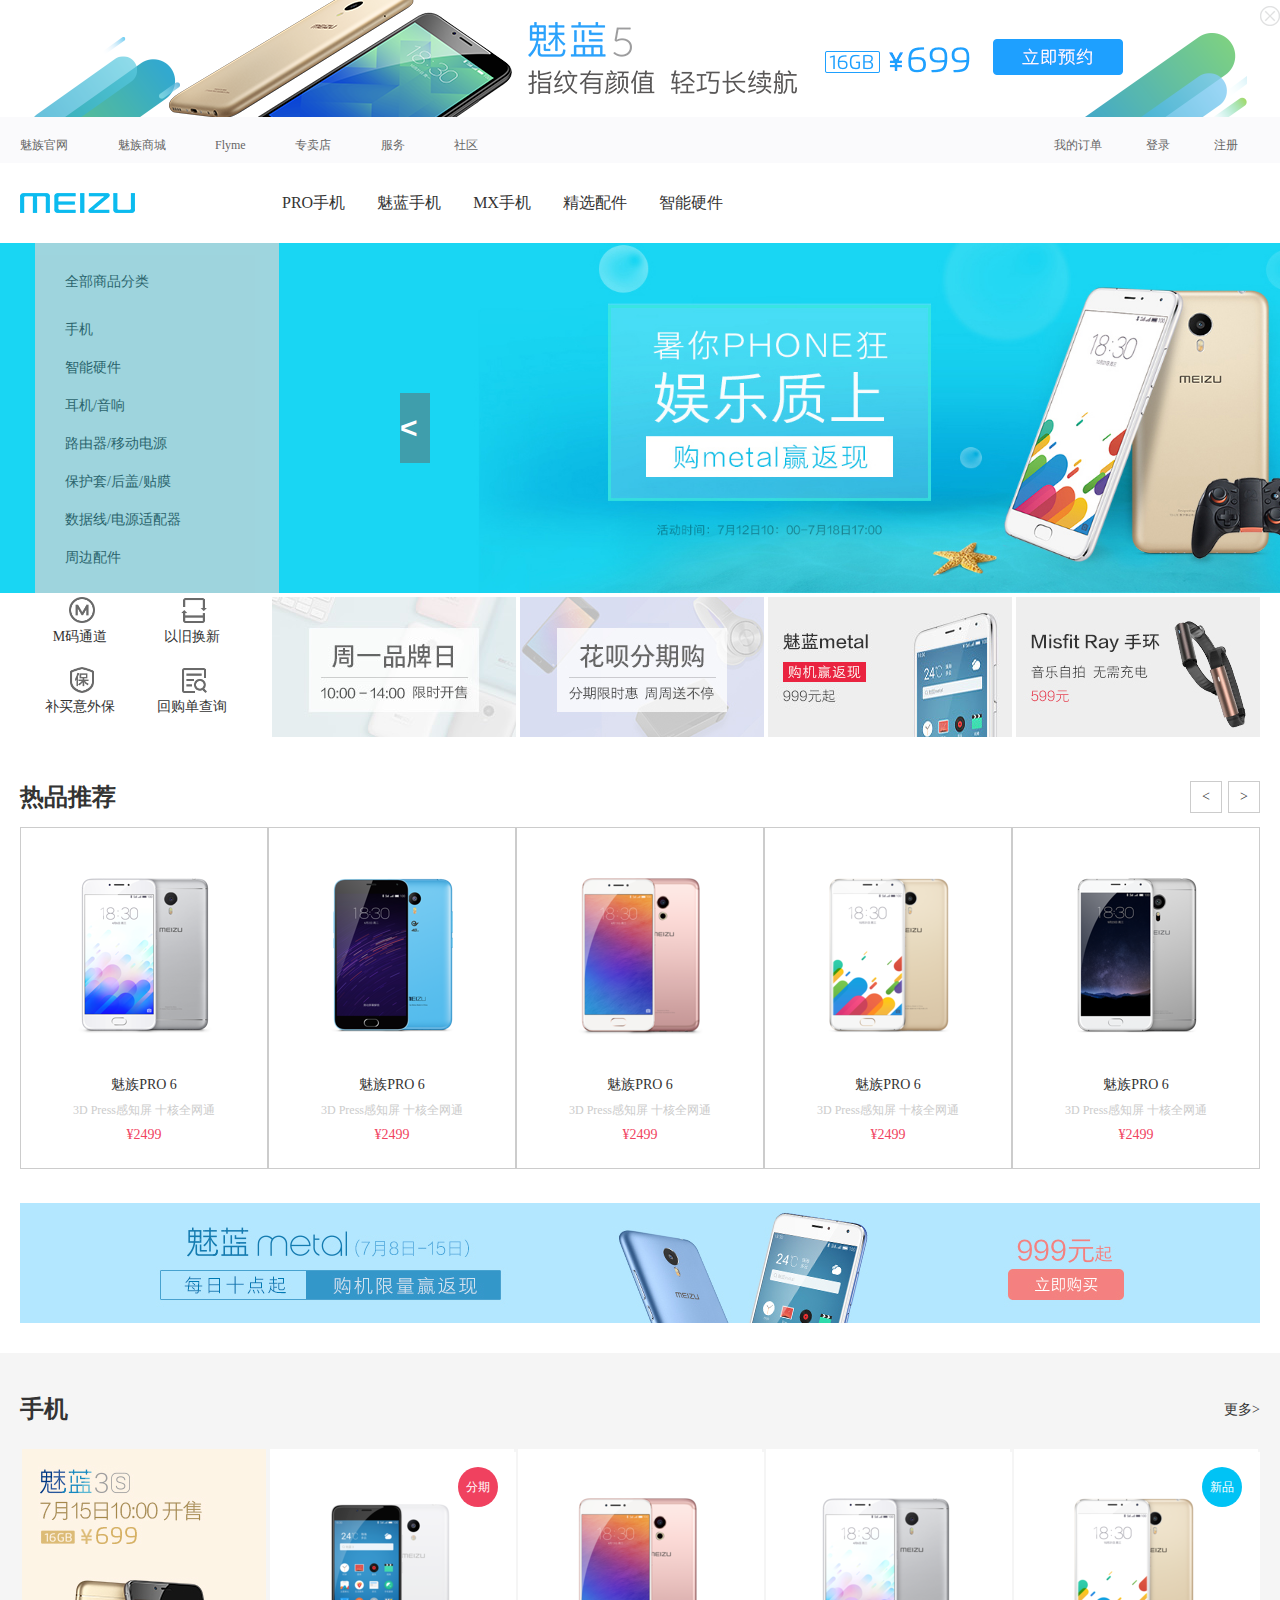
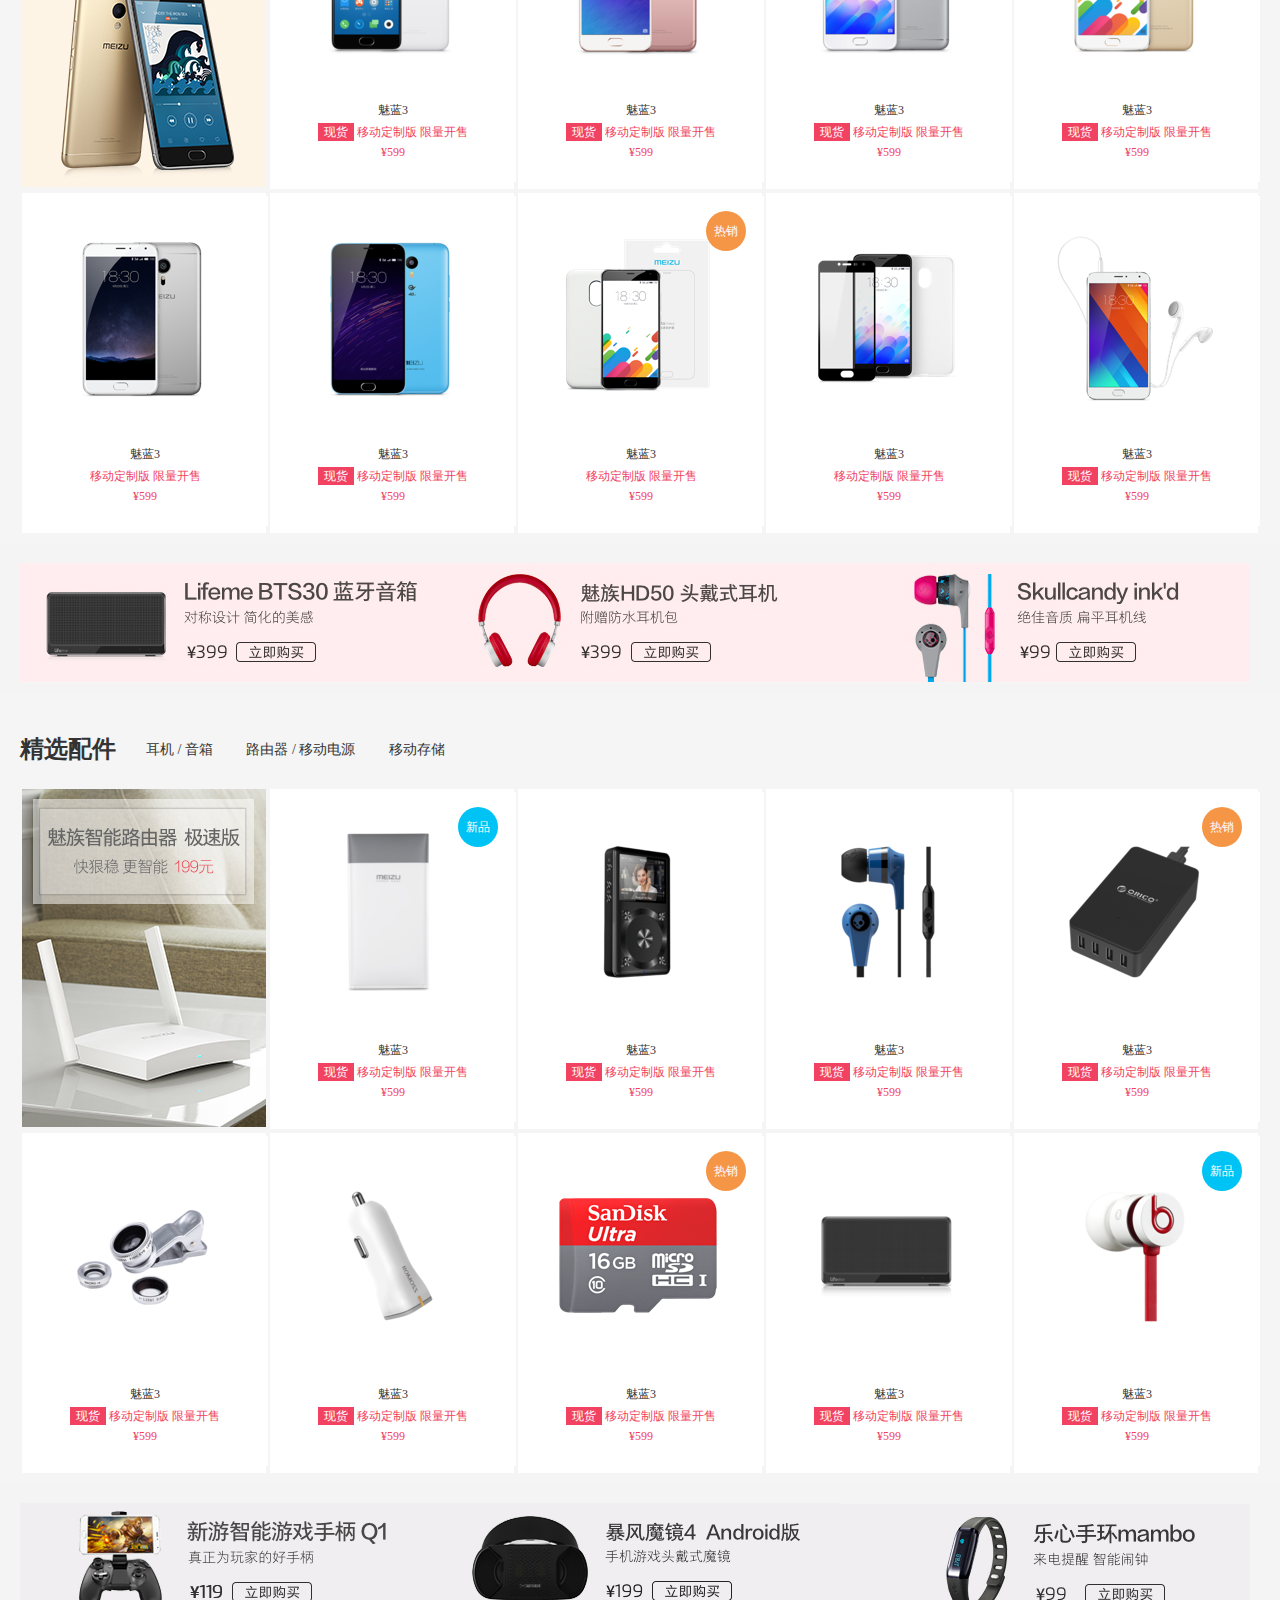
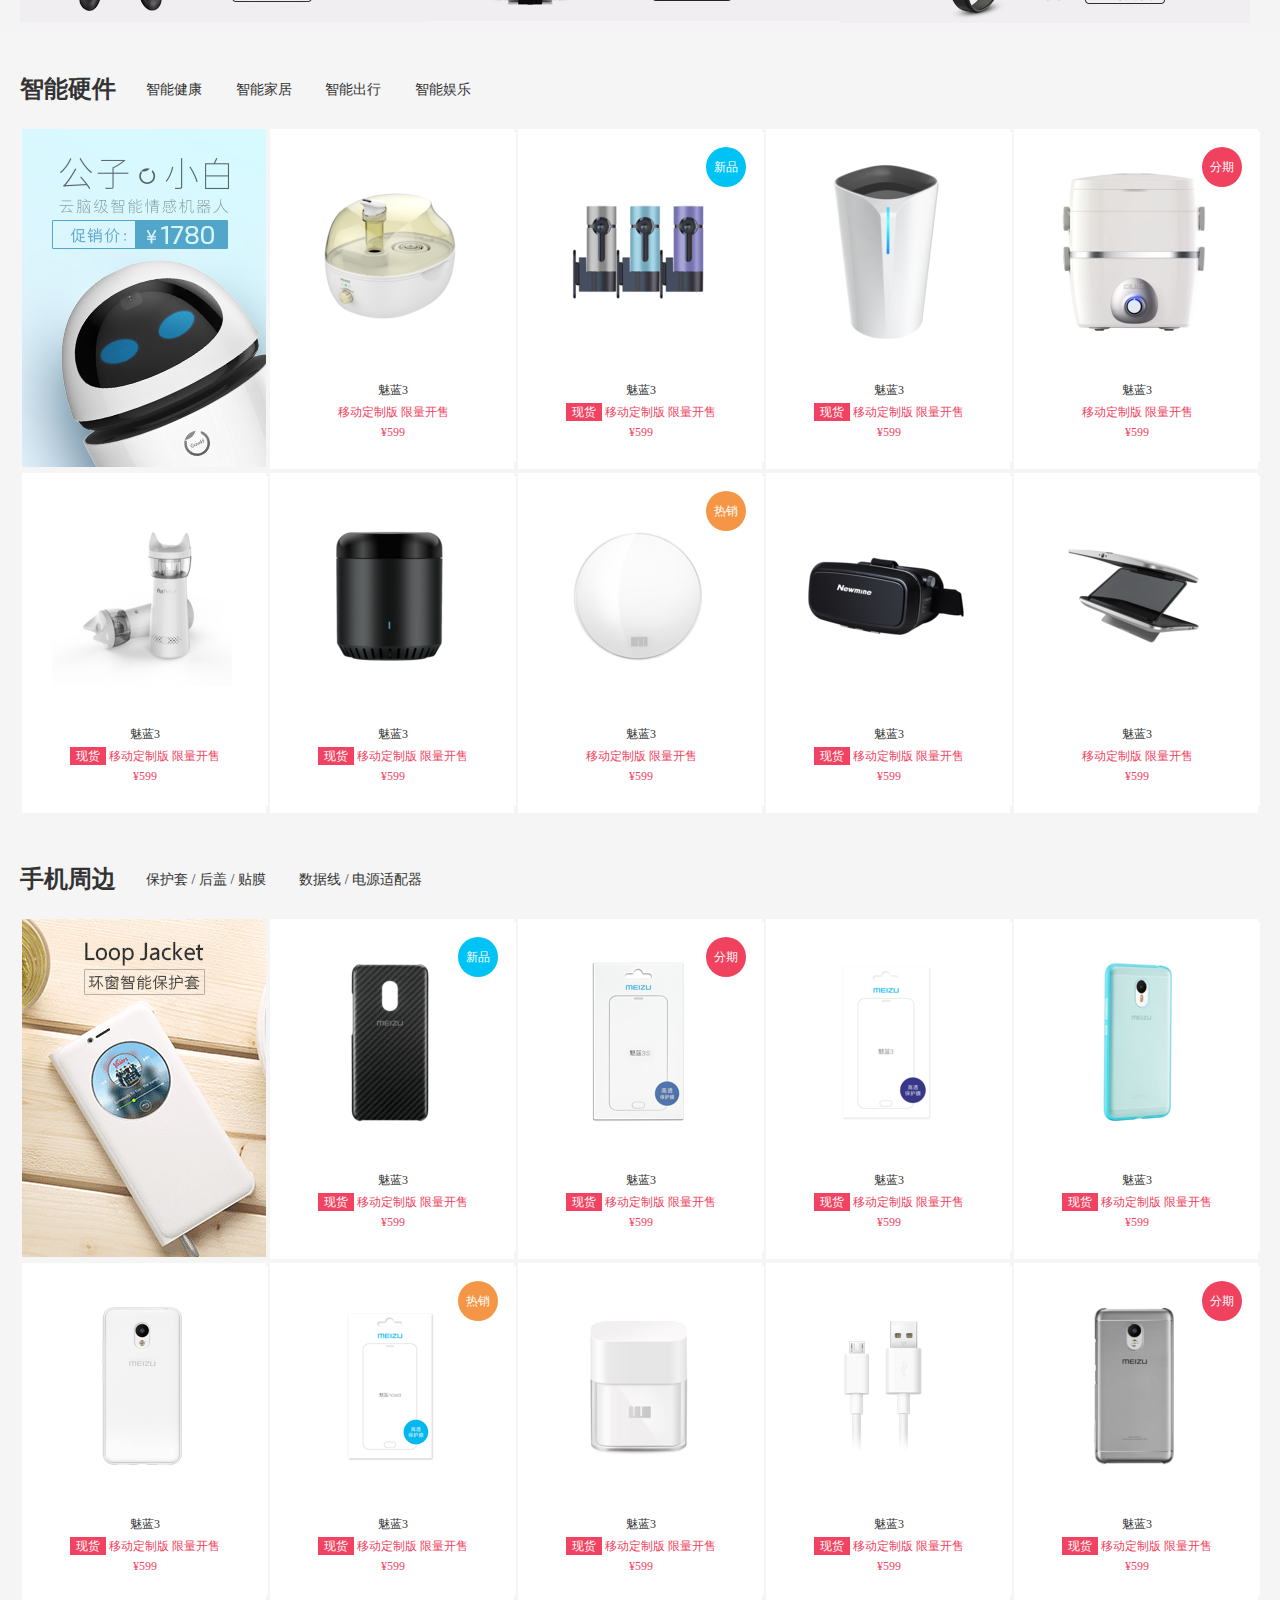
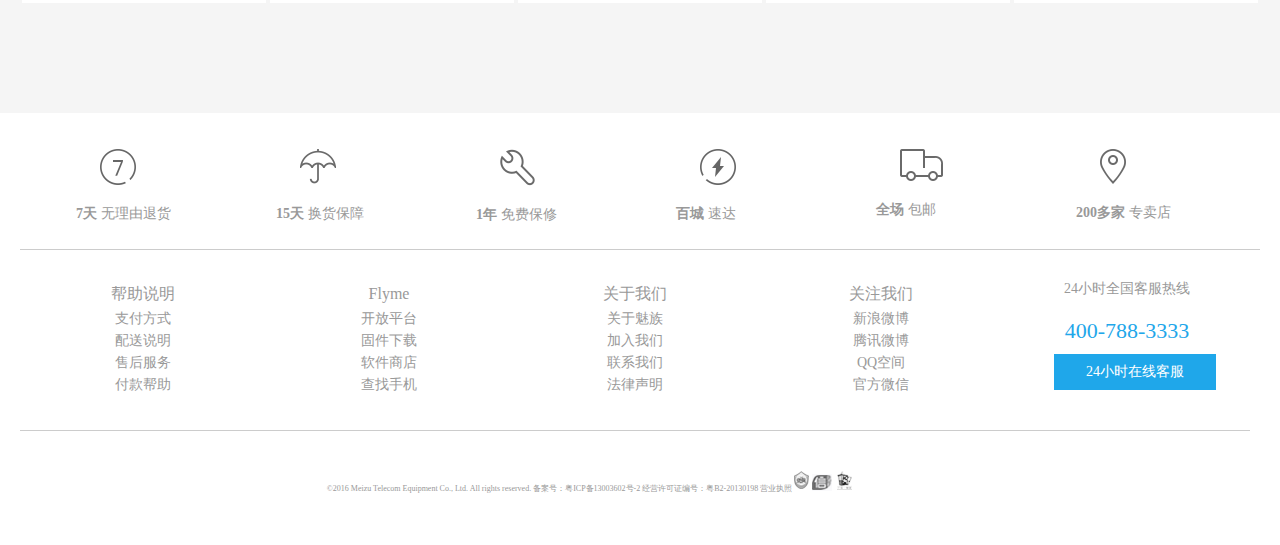
<file: 魅族李锐洁/index.html>
<!DOCTYPE html>
<html>
	<head meta name="viewport" content="width=device-width, initial-scale=1.0" >
		<meta charset="UTF-8">
		<title>魅族商城</title>
		<link rel="stylesheet" type="text/css" href="css/pub.css"/>
		<link rel="stylesheet" type="text/css" href="css/style.css"/>
        <link href="//store.res.meizu.com/resources/php/store/java/layout/img/favicon-2e71785f44.ico" rel="shortcut icon" type="image/x-icon">
        <link href="//store.res.meizu.com/resources/php/store/java/layout/img/favicon-2e71785f44.ico" rel="icon" type="image/x-icon">
		<script type="text/javascript" src="js/jquery-1.11.0.js" ></script>
		<script type="text/javascript" src="js/style.js" ></script>
		<script type="text/javascript" src="js/animate.js"></script>
		<script type="text/javascript" src="js/ourAjax.js"></script>
	</head>
	<body>
		<!-----头部导入------>
		<div id="headerr" style="margin:0px; auto"></div>
		<!-----楼梯导入------>
		<div id="louti"></div>
		
		
		
		
		<!-- 轮播图与二级菜单 -->

		<div class="big-box" id="big_box1">
			<!--图片内容-->
			<div class="inner-box" >
				<!--
					<div class="box-item">
							<a href="###">
								<img src="../lbt/lbt01.jpg" alt="" />
							</a>
					</div>
				-->
			</div>
			<!--控制小按钮-->
			<div class="controls">
				<ul>
					<!--
					
					<li class="active"></li>
					<li></li>
					<li></li>
					<li></li>
					-->
				</ul>
			</div>			
			<!--控制右按钮-->
			<div class="right-bj"></div>
			<div class="left-bj"></div>
			<div class="right1" >&gt;</div>
			
			<!---->
			<div class="left1" >&lt;</div>
		</div>

	<script src="js/lunbo2.0.js"></script>
	<script>
		var lunBo1 = new LunBo("big_box1","js/data.json");
	</script>
		
		
			


<!---------------------主页 活动图 ------------------------>

	<div class="site-hd">
		
		<!--二级菜单-->
		<div class="bigBox" id="bigBox">
				<div class="menus">
					<div class="menus-all">
						<a href="html/shop.html">全部商品分类</a>
					</div>
					<ul>						
						<li>
							<a href="#">手机</a>
						</li>
						<li>
							<a href="#">智能硬件</a>
						</li>
						<li>
							<a href="list.html">耳机/音响</a>
						</li>
						<li>
							<a href="#">路由器/移动电源</a>
						</li>
						<li>
							<a href="#">保护套/后盖/贴膜</a>
						</li>
						<li>
							<a href="#">数据线/电源适配器</a>
						</li>
						<li>
							<a href="#">周边配件</a>
						</li>
	
					</ul>
				</div>
				
				<div id="contents" class="contents">
					<div class="submenu">
						<ul>
							<li>
								<a href="###">
									<img src="img/wfgd01_180x180.png" />
									<span>魅蓝 3S</span>
								</a>
							</li>
							<li>
								<a href="###">
									<img src="img/wfgd01_180x180.png" />
									<span>魅蓝 3S</span>
								</a>
							</li>
							<li>
								<a href="###">
									<img src="img/wfgd01_180x180.png" />
									<span>魅蓝 3S</span>
								</a>
							</li>
							<li>
								<a href="###">
									<img src="img/wfgd01_180x180.png" />
									<span>魅蓝 3S</span>
								</a>
							</li>
							<li>
								<a href="###">
									<img src="img/wfgd01_180x180.png" />
									<span>魅蓝 3S</span>
								</a>
							</li>
							<li>
								<a href="###">
									<img src="img/wfgd01_180x180.png" />
									<span>魅蓝 3S</span>
								</a>
							</li>
							<li>
								<a href="###">
									<img src="img/wfgd01_180x180.png" />
									<span>魅蓝 3S</span>
								</a>
							</li>
							<li>
								<a href="###">
									<img src="img/wfgd01_180x180.png" />
									<span>魅蓝 3S</span>
								</a>
							</li>
							<li>
								<a href="###">
									<img src="img/wfgd01_180x180.png" />
									<span>魅蓝 3S</span>
								</a>
							</li>
							<li>
								<a href="###">
									<img src="img/wfgd01_180x180.png" />
									<span>魅蓝 3S</span>
								</a>
							</li>
						</ul>
						<div class="submenu-pic">
							<a href="###"><img src="img/menu1.jpg" /></a>
						</div>
					</div>
					
					<div class="submenu">
						<ul>
							<li>
								<a href="###">
									<img src="img/wfgd01_180x180.png" />
									<span>魅蓝 3S</span>
								</a>
							</li>
							<li>
								<a href="###">
									<img src="img/wfgd01_180x180.png" />
									<span>魅蓝 3S</span>
								</a>
							</li>
							<li>
								<a href="###">
									<img src="img/wfgd01_180x180.png" />
									<span>魅蓝 3S</span>
								</a>
							</li>
							<li>
								<a href="###">
									<img src="img/wfgd01_180x180.png" />
									<span>魅蓝 3S</span>
								</a>
							</li>
							
						</ul>
						<div class="submenu-pic">
							<a href="###"><img src="img/menu2.jpg" /></a>
						</div>
					</div>
					
					<div class="submenu">
						<ul>
							<li>
								<a href="###">
									<img src="img/wfgd01_180x180.png" />
									<span>魅蓝 3S</span>
								</a>
							</li>
							<li>
								<a href="###">
									<img src="img/wfgd01_180x180.png" />
									<span>魅蓝 3S</span>
								</a>
							</li>
							<li>
								<a href="###">
									<img src="img/wfgd01_180x180.png" />
									<span>魅蓝 3S</span>
								</a>
							</li>
							<li>
								<a href="###">
									<img src="img/wfgd01_180x180.png" />
									<span>魅蓝 3S</span>
								</a>
							</li>
						</ul>
						<div class="submenu-pic">
							<a href="###"><img src="img/menu3.jpg" /></a>
						</div>
					</div>
					<div class="submenu">
						<ul>
							<li>
								<a href="###">
									<img src="img/wfgd01_180x180.png" />
									<span>魅蓝 3S</span>
								</a>
							</li>
							<li>
								<a href="###">
									<img src="img/wfgd01_180x180.png" />
									<span>魅蓝 3S</span>
								</a>
							</li>
							<li>
								<a href="###">
									<img src="img/wfgd01_180x180.png" />
									<span>魅蓝 3S</span>
								</a>
							</li>
							
						</ul>
						<div class="submenu-pic">
							<a href="###"><img src="img/menu1.jpg" /></a>
						</div>
					</div>
					
					<div class="submenu">
						<ul>
							<li>
								<a href="###">
									<img src="img/wfgd01_180x180.png" />
									<span>魅蓝 3S</span>
								</a>
							</li>
							<li>
								<a href="###">
									<img src="img/wfgd01_180x180.png" />
									<span>魅蓝 3S</span>
								</a>
							</li>
							<li>
								<a href="###">
									<img src="img/wfgd01_180x180.png" />
									<span>魅蓝 3S</span>
								</a>
							</li>
							<li>
								<a href="###">
									<img src="img/wfgd01_180x180.png" />
									<span>魅蓝 3S</span>
								</a>
							</li>
							<li>
								<a href="###">
									<img src="img/wfgd01_180x180.png" />
									<span>魅蓝 3S</span>
								</a>
							</li>
							
						</ul>
						<div class="submenu-pic">
							<a href="###"><img src="img/menu5.jpg" /></a>
						</div>
					</div>
					
					<div class="submenu">
						<ul>
							<li>
								<a href="###">
									<img src="img/wfgd01_180x180.png" />
									<span>魅蓝 3S</span>
								</a>
							</li>
							<li>
								<a href="###">
									<img src="img/wfgd01_180x180.png" />
									<span>魅蓝 3S</span>
								</a>
							</li>
							<li>
								<a href="###">
									<img src="img/wfgd01_180x180.png" />
									<span>魅蓝 3S</span>
								</a>
							</li>
							<li>
								<a href="###">
									<img src="img/wfgd01_180x180.png" />
									<span>魅蓝 3S</span>
								</a>
							</li>
							<li>
								<a href="###">
									<img src="img/wfgd01_180x180.png" />
									<span>魅蓝 3S</span>
								</a>
							</li>
							
						</ul>
						<div class="submenu-pic">
							<a href="###"><img src="img/menu6.jpg" /></a>
						</div>
					</div>
					
					<div class="submenu">
						<ul>
							<li>
								<a href="###">
									<img src="img/wfgd01_180x180.png" />
									<span>魅蓝 3S</span>
								</a>
							</li>
							<li>
								<a href="###">
									<img src="img/wfgd01_180x180.png" />
									<span>魅蓝 3S</span>
								</a>
							</li>
							<li>
								<a href="###">
									<img src="img/wfgd01_180x180.png" />
									<span>魅蓝 3S</span>
								</a>
							</li>
							<li>
								<a href="###">
									<img src="img/wfgd01_180x180.png" />
									<span>魅蓝 3S</span>
								</a>
							</li>
							<li>
								<a href="###">
									<img src="img/wfgd01_180x180.png" />
									<span>魅蓝 3S</span>
								</a>
							</li>
							<li>
								<a href="###">
									<img src="img/wfgd01_180x180.png" />
									<span>魅蓝 3S</span>
								</a>
							</li>
							<li>
								<a href="###">
									<img src="img/wfgd01_180x180.png" />
									<span>魅蓝 3S</span>
								</a>
							</li>
							
							
						</ul>
						<div class="submenu-pic">
							<a href="###"><img src="img/menu1.jpg" /></a>
						</div>
					</div>
				

				</div>
	
			</div>
		
	
		
		<ul class="site-hd-ul">
			<li class="site-hd-1">
				<dl>
					<dt><a href="###"><img src="img/m.png"</a></dt>
					<dd><a href="###">M码通道</a></dd>
				</dl>
				<dl>
					<dt><a href="###"><img src="img/j.png"</a></dt>
					<dd><a href="###">以旧换新</a></dd>
				</dl>
				<dl>
					<dt><a href="###"><img src="img/bao.png"</a></dt>
					<dd><a href="###">补买意外保</a></dd>
				</dl>
				<dl>
					<dt><a href="###"><img src="img/d.png"</a></dt>
					<dd><a href="###">回购单查询</a></dd>
				</dl>
			</li>
			<li><a href="###"><img src="img/img01.jpg"/></a></li>
			<li><a href="###"><img src="img/img02.jpg"/></a></li>
			<li><a href="###"><img src="img/img03.jpg"/></a></li>
			<li><a href="###"><img src="img/img04.jpg"/></a></li>
		</ul>
		
	</div>

<!---------------------主页 无缝滚动------------------------>
	<div class="site-gun Louti">
		<div class="site-gun1">
			<div class="site-gun-title">
				<h2>热品推荐</h2>
				<a href="###"><span class="site-gun-right">&gt;</span></a>
				<a href="###"><span class="site-gun-left">&lt;</span></a>
			</div>
			
			
			<div class="site-gun-img">
				<div class="site-gun-img-big">
					<div class="site-gun-img-group">
						<div class="site-gun-img-1">
							<a href="###">
								<img src="img/tu04.png"/>
								<h3>魅族PRO 6</h3>
								<h4>3D Press感知屏 十核全网通</h4>
								<h5>&yen;2499</h5>
							</a>
						</div>
						<div class="site-gun-img-1">
							<a href="###">
								<img src="img/tu07.png"/>
								<h3>魅族PRO 6</h3>
								<h4>3D Press感知屏 十核全网通</h4>
								<h5>&yen;2499</h5>
							</a>
						</div>
						<div class="site-gun-img-1">
							<a href="###">
								<img src="img/tu03.png"/>
								<h3>魅族PRO 6</h3>
								<h4>3D Press感知屏 十核全网通</h4>
								<h5>&yen;2499</h5>
							</a>
						</div>
						<div class="site-gun-img-1">
							<a href="###">
								<img src="img/tu05.png"/>
								<h3>魅族PRO 6</h3>
								<h4>3D Press感知屏 十核全网通</h4>
								<h5>&yen;2499</h5>
							</a>
						</div>
						<div class="site-gun-img-1">
							<a href="###">
								<img src="img/tu06.png"/>
								<h3>魅族PRO 6</h3>
								<h4>3D Press感知屏 十核全网通</h4>
								<h5>&yen;2499</h5>
							</a>
						</div>	
					</div>
						
					<div class="site-gun-img-group">	
						<div class="site-gun-img-1">
							<a href="###">
								<img src="img/wfgd01_180x180.png"/>
								<h3>魅族PRO 5</h3>
								<h4>3D Press感知屏 十核全网通</h4>
								<h5>&yen;2499</h5>
							</a>
						</div>
						<div class="site-gun-img-1">
							<a href="###">
								<img src="img/wfgd01_180x180.png"/>
								<h3>魅族PRO 5</h3>
								<h4>3D Press感知屏 十核全网通</h4>
								<h5>&yen;2499</h5>
							</a>
						</div>
						<div class="site-gun-img-1">
							<a href="###">
								<img src="img/wfgd01_180x180.png"/>
								<h3>魅族PRO 5</h3>
								<h4>3D Press感知屏 十核全网通</h4>
								<h5>&yen;2499</h5>
							</a>
						</div>
						<div class="site-gun-img-1">
							<a href="###">
								<img src="img/wfgd01_180x180.png"/>
								<h3>魅族PRO 6</h3>
								<h4>3D Press感知屏 十核全网通</h4>
								<h5>&yen;2499</h5>
							</a>
						</div>
						<div class="site-gun-img-1">
							<a href="###">
								<img src="img/wfgd01_180x180.png"/>
								<h3>魅族PRO 6</h3>
								<h4>3D Press感知屏 十核全网通</h4>
								<h5>&yen;2499</h5>
							</a>
						</div>	
					</div>	
						
						
					<div class="site-gun-img-group">	
						<div class="site-gun-img-1">
							<a href="###">
								<img src="img/wfgd01_180x180.png"/>
								<h3>魅族PRO 4</h3>
								<h4>3D Press感知屏 十核全网通</h4>
								<h5>&yen;2499</h5>
							</a>
						</div>
						<div class="site-gun-img-1">
							<a href="###">
								<img src="img/wfgd01_180x180.png"/>
								<h3>魅族PRO 4</h3>
								<h4>3D Press感知屏 十核全网通</h4>
								<h5>&yen;2499</h5>
							</a>
						</div>
						<div class="site-gun-img-1">
							<a href="###">
								<img src="img/wfgd01_180x180.png"/>
								<h3>魅族PRO 4</h3>
								<h4>3D Press感知屏 十核全网通</h4>
								<h5>&yen;2499</h5>
							</a>
						</div>
						<div class="site-gun-img-1">
							<a href="###">
								<img src="img/wfgd01_180x180.png"/>
								<h3>魅族PRO 6</h3>
								<h4>3D Press感知屏 十核全网通</h4>
								<h5>&yen;2499</h5>
							</a>
						</div>						
						<div class="site-gun-img-1">
							<a href="###">
								<img src="img/wfgd01_180x180.png"/>
								<h3>魅族PRO 5</h3>
								<h4>3D Press感知屏 十核全网通</h4>
								<h5>&yen;2499</h5>
							</a>
						</div>
					</div>
					
					
				</div>
			</div>
		</div>
	</div>
	
	
	
	
	
	<div class="site-pic">
		<a href="###"><img src="img/img05.jpg"/></a>
	</div>


	<!---------------------主页 phone列表------------------------>
	
	<div class="main ">
		
		<div class="site-phone Louti">
			<div class="site-phone1">
				<div class="site-phone-title site-gun-title">
					<h2>手机</h2>
					<span><a href="###">更多&gt;</a></span>
				</div>
				
				<div class="site-phone-img">
					<ul>
						<li class="phone-one" >
							<a href="###">
								<img src="img/tu01.jpg" />
							</a>
							<div class="phone-show">
								<div class="phone-one-position"></div>
								<div class="phone-one-text">
									立即购买
								</div>
							</div>	
						</li>
						<li>
							<div class="phone-product">
								<a href="###">
									<img src="img/ztu01.png" />
									<p>魅蓝3</p>
									<h3><em>现货</em> 移动定制版 限量开售</h3>
									<h4>&yen;<i>599</i></h4>
									<div class="fenqi">
										分期
									</div>
								</a>
							</div>
						</li>
						<li>
							<div class="phone-product">
								<a href="###">
									<img src="img/ztu02.png" />
									<p>魅蓝3</p>
									<h3><em>现货</em> 移动定制版 限量开售</h3>
									<h4>&yen;<i>599</i></h4>
								</a>
							</div>
						</li>
						<li>
							<div class="phone-product">
								<a href="###">
									<img src="img/ztu03.png" />
									<p>魅蓝3</p>
									<h3><em>现货</em> 移动定制版 限量开售</h3>
									<h4>&yen;<i>599</i></h4>
								</a>
							</div>
						</li>
						<li>
							<div class="phone-product">
								<a href="###">
									<img src="img/ztu04.png" />
									<p>魅蓝3</p>
									<h3><em>现货</em> 移动定制版 限量开售</h3>
									<h4>&yen;<i>599</i></h4>
									<div class="xinpin">
										新品
									</div>
								</a>
							</div>
						</li>
						<li>
							<div class="phone-product">
								<a href="###">
									<img src="img/ztu05.png" />
									<p>魅蓝3</p>
									<h3>移动定制版 限量开售</h3>
									<h4>&yen;<i>599</i></h4>
								</a>
							</div>
						</li>
						<li>
							<div class="phone-product">
								<a href="###">
									<img src="img/ztu06.png" />
									<p>魅蓝3</p>
									<h3><em>现货</em> 移动定制版 限量开售</h3>
									<h4>&yen;<i>599</i></h4>
								</a>
							</div>
						</li>
						<li>
							<div class="phone-product">
								<a href="###">
									<img src="img/ztu07.png" />
									<p>魅蓝3</p>
									<h3>移动定制版 限量开售</h3>
									<h4>&yen;<i>599</i></h4>
									<div class="rxiao">
										热销
									</div>
								</a>
							</div>
						</li>
						<li>
							<div class="phone-product">
								<a href="###">
									<img src="img/ztu08.png" />
									<p>魅蓝3</p>
									<h3>移动定制版 限量开售</h3>
									<h4>&yen;<i>599</i></h4>
								</a>
							</div>
						</li>
						<li>
							<div class="phone-product">
								<a href="###">
									<img src="img/ztu09.png" />
									<p>魅蓝3</p>
									<h3><em>现货</em> 移动定制版 限量开售</h3>
									<h4>&yen;<i>599</i></h4>
								</a>
							</div>
						</li>
					</ul>
	
				</div>
			</div>
		</div>
		
		<!--第二个PHONE-->
		<div class="site-pic site-pic2">
			<a href="###"><img src="img/tu1_410x120.jpg"/></a>
			<a href="###"><img src="img/tu2_410x120.jpg"/></a>
			<a href="###"><img src="img/tu3_410x120.jpg"/></a>
		</div>
		
		<div class="site-phone Louti">
			<div class="site-phone1 site-phone2">
				<div class="site-phone-title site-gun-title">
					<h2>精选配件</h2>
					<!--<span><a href="###">更多&gt;</a></span>-->
					<span>
						<a href="list.html">耳机 / 音箱</a>
						<a href="###">路由器 / 移动电源</a>
						<a href="###">移动存储</a>
					</span>
				</div>
				
				<div class="site-phone-img">
					<ul>
						<li class="phone-one">
							<a href="###">
								<img src="img/ztu10.png" />
							</a>
							<div class="phone-show">
								<div class="phone-one-position"></div>
								<div class="phone-one-text">
									立即购买
								</div>
							</div>	
						</li>
						<li>
							<div class="phone-product">
								<a href="###">
									<img src="img/ztu11.png" />
									<p>魅蓝3</p>
									<h3><em>现货</em> 移动定制版 限量开售</h3>
									<h4>&yen;<i>599</i></h4>
									<div class="xinpin">
										新品
									</div>
								</a>
							</div>
						</li>
						<li>
							<div class="phone-product">
								<a href="###">
									<img src="img/ztu12.png" />
									<p>魅蓝3</p>
									<h3><em>现货</em> 移动定制版 限量开售</h3>
									<h4>&yen;<i>599</i></h4>
								</a>
							</div>
						</li>
						<li>
							<div class="phone-product">
								<a href="###">
									<img src="img/ztu13.png" />
									<p>魅蓝3</p>
									<h3><em>现货</em> 移动定制版 限量开售</h3>
									<h4>&yen;<i>599</i></h4>
								</a>
							</div>
						</li>
						<li>
							<div class="phone-product">
								<a href="###">
									<img src="img/ztu14.png" />
									<p>魅蓝3</p>
									<h3><em>现货</em> 移动定制版 限量开售</h3>
									<h4>&yen;<i>599</i></h4>
									<div class="rxiao">
										热销
									</div>
								</a>
							</div>
						</li>
						<li>
							<div class="phone-product">
								<a href="###">
									<img src="img/ztu15.png" />
									<p>魅蓝3</p>
									<h3><em>现货</em> 移动定制版 限量开售</h3>
									<h4>&yen;<i>599</i></h4>
								</a>
							</div>
						</li>
						<li>
							<div class="phone-product">
								<a href="###">
									<img src="img/ztu16.png" />
									<p>魅蓝3</p>
									<h3><em>现货</em> 移动定制版 限量开售</h3>
									<h4>&yen;<i>599</i></h4>
									
								</a>
							</div>
						</li>
						<li>
							<div class="phone-product">
								<a href="###">
									<img src="img/ztu17.png" />
									<p>魅蓝3</p>
									<h3><em>现货</em> 移动定制版 限量开售</h3>
									<h4>&yen;<i>599</i></h4>
									<div class="rxiao">
										热销
									</div>
								</a>
							</div>
						</li>
						<li>
							<div class="phone-product">
								<a href="###">
									<img src="img/ztu18.png" />
									<p>魅蓝3</p>
									<h3><em>现货</em> 移动定制版 限量开售</h3>
									<h4>&yen;<i>599</i></h4>
									
								</a>
							</div>
						</li>
						<li>
							<div class="phone-product">
								<a href="###">
									<img src="img/ztu19.png" />
									<p>魅蓝3</p>
									<h3><em>现货</em> 移动定制版 限量开售</h3>
									<h4>&yen;<i>599</i></h4>
									<div class="xinpin">
										新品
									</div>
								</a>
							</div>
						</li>
					</ul>
	
				</div>
			</div>
		</div>
		
		
		<!--第三个PHONE-->
		<div class="site-pic site-pic2 site-pic3">
			<a href="###"><img src="img/tu4_410x120.jpg"/></a>
			<a href="###"><img src="img/tu5_410x120.jpg"/></a>
			<a href="###"><img src="img/tu6_410x120.jpg"/></a>
		</div>
	
	
		<div class="site-phone Louti">
			<div class="site-phone1 site-phone2">
				<div class="site-phone-title site-gun-title">
					<h2>智能硬件</h2>
					<!--<span><a href="###">更多&gt;</a></span>-->
					<span>
						<a href="###">智能健康</a>
						<a href="###">智能家居</a>
						<a href="###">智能出行</a>
						<a href="###">智能娱乐</a>
					</span>
				</div>
				
				<div class="site-phone-img">
					<ul>
						<li class="phone-one">
							<a href="###">
								<img src="img/ztu20.png" />
							</a>
							<div class="phone-show">
								<div class="phone-one-position"></div>
								<div class="phone-one-text">
									立即购买
								</div>
							</div>	
						</li>
						<li>
							<div class="phone-product">
								<a href="###">
									<img src="img/ztu21.png" />
									<p>魅蓝3</p>
									<h3>移动定制版 限量开售</h3>
									<h4>&yen;<i>599</i></h4>
								</a>
							</div>
						</li>
						<li>
							<div class="phone-product">
								<a href="###">
									<img src="img/ztu22.png" />
									<p>魅蓝3</p>
									<h3><em>现货</em> 移动定制版 限量开售</h3>
									<h4>&yen;<i>599</i></h4>
									<div class="xinpin">
										新品
									</div>
								</a>
							</div>
						</li>
						<li>
							<div class="phone-product">
								<a href="###">
									<img src="img/ztu23.png" />
									<p>魅蓝3</p>
									<h3><em>现货</em> 移动定制版 限量开售</h3>
									<h4>&yen;<i>599</i></h4>
								</a>
							</div>
						</li>
						<li>
							<div class="phone-product">
								<a href="###">
									<img src="img/ztu24.png" />
									<p>魅蓝3</p>
									<h3>移动定制版 限量开售</h3>
									<h4>&yen;<i>599</i></h4>
									<div class="fenqi">
										分期
									</div>
								</a>
							</div>
						</li>
						<li>
							<div class="phone-product">
								<a href="###">
									<img src="img/ztu25.png" />
									<p>魅蓝3</p>
									<h3><em>现货</em> 移动定制版 限量开售</h3>
									<h4>&yen;<i>599</i></h4>
								</a>
							</div>
						</li>
						<li>
							<div class="phone-product">
								<a href="###">
									<img src="img/ztu26.png" />
									<p>魅蓝3</p>
									<h3><em>现货</em> 移动定制版 限量开售</h3>
									<h4>&yen;<i>599</i></h4>
								</a>
							</div>
						</li>
						<li>
							<div class="phone-product">
								<a href="###">
									<img src="img/ztu27.png" />
									<p>魅蓝3</p>
									<h3>移动定制版 限量开售</h3>
									<h4>&yen;<i>599</i></h4>
									<div class="rxiao">
										热销
									</div>
								</a>
							</div>
						</li>
						<li>
							<div class="phone-product">
								<a href="###">
									<img src="img/ztu28.png" />
									<p>魅蓝3</p>
									<h3><em>现货</em> 移动定制版 限量开售</h3>
									<h4>&yen;<i>599</i></h4>
								</a>
							</div>
						</li>
						<li>
							<div class="phone-product">
								<a href="###">
									<img src="img/ztu29.png" />
									<p>魅蓝3</p>
									<h3>移动定制版 限量开售</h3>
									<h4>&yen;<i>599</i></h4>
								</a>
							</div>
						</li>
					</ul>
	
				</div>
			</div>
		</div>
		
		<!--第四个PHONE-->	
		 
		<div class="site-phone Louti">
			<div class="site-phone1 site-phone2 site-phone3">
				<div class="site-phone-title site-gun-title">
					<h2>手机周边</h2>
					<!--<span><a href="###">更多&gt;</a></span>-->
					<span>
						<a href="###">保护套 / 后盖 / 贴膜</a>
						<a href="###">数据线 / 电源适配器</a>
					</span>
				</div>
				
				<div class="site-phone-img">
					<ul>
						<li class="phone-one">
							<a href="###">
								<img src="img/ztu30.png" />
							</a>
							<div class="phone-show">
								<div class="phone-one-position"></div>
								<div class="phone-one-text">
									立即购买
								</div>
							</div>	
						</li>
						<li>
							<div class="phone-product">
								<a href="###">
									<img src="img/ztu31.png" />
									<p>魅蓝3</p>
									<h3><em>现货</em> 移动定制版 限量开售</h3>
									<h4>&yen;<i>599</i></h4>
									<div class="xinpin">
										新品
									</div>
								</a>
							</div>
						</li>
						<li>
							<div class="phone-product">
								<a href="###">
									<img src="img/ztu32.png" />
									<p>魅蓝3</p>
									<h3><em>现货</em> 移动定制版 限量开售</h3>
									<h4>&yen;<i>599</i></h4>
									<div class="fenqi">
										分期
									</div>
								</a>
							</div>
						</li>
						<li>
							<div class="phone-product">
								<a href="###">
									<img src="img/ztu33.png" />
									<p>魅蓝3</p>
									<h3><em>现货</em> 移动定制版 限量开售</h3>
									<h4>&yen;<i>599</i></h4>
									
								</a>
							</div>
						</li>
						<li>
							<div class="phone-product">
								<a href="###">
									<img src="img/ztu34.png" />
									<p>魅蓝3</p>
									<h3><em>现货</em> 移动定制版 限量开售</h3>
									<h4>&yen;<i>599</i></h4>
								</a>
							</div>
						</li>
						<li>
							<div class="phone-product">
								<a href="###">
									<img src="img/ztu35.png" />
									<p>魅蓝3</p>
									<h3><em>现货</em> 移动定制版 限量开售</h3>
									<h4>&yen;<i>599</i></h4>
									
								</a>
							</div>
						</li>
						<li>
							<div class="phone-product">
								<a href="###">
									<img src="img/ztu36.png" />
									<p>魅蓝3</p>
									<h3><em>现货</em> 移动定制版 限量开售</h3>
									<h4>&yen;<i>599</i></h4>
									<div class="rxiao">
										热销
									</div>
								</a>
							</div>
						</li>
						<li>
							<div class="phone-product">
								<a href="###">
									<img src="img/ztu37.png" />
									<p>魅蓝3</p>
									<h3><em>现货</em> 移动定制版 限量开售</h3>
									<h4>&yen;<i>599</i></h4>
								</a>
							</div>
						</li>
						<li>
							<div class="phone-product">
								<a href="###">
									<img src="img/ztu38.png" />
									<p>魅蓝3</p>
									<h3><em>现货</em> 移动定制版 限量开售</h3>
									<h4>&yen;<i>599</i></h4>
									
								</a>
							</div>
						</li>
						<li>
							<div class="phone-product">
								<a href="###">
									<img src="img/ztu39.png" />
									<p>魅蓝3</p>
									<h3><em>现货</em> 移动定制版 限量开售</h3>
									<h4>&yen;<i>599</i></h4>
									<div class="fenqi">
										分期
									</div>
								</a>
							</div>
						</li>
					</ul>
	
				</div>
			</div>
		</div>
		
		
		
		
		
		
		
	</div>	
		

	
	<div id="foot"></div>
    <!--楼梯-->
		<div class="LoutiNav">
			<ul>
				<li class="a">
					<span class="mark1">1F</span>
					<span class="mark2">热品</span> 
				</li>
				<li>
					<span class="mark1">2F</span>
					<span class="mark2">手机</span> 
				</li>
				<li>
					<span class="mark1">3F</span>
					<span class="mark2">配件</span> 
				</li>
				<li>
					<span class="mark1">4F</span>
					<span class="mark2">硬件</span> 
				</li>
				<li>
					<span class="mark1">5F</span>
					<span class="mark2">周边</span> 
				</li>
			<li class="last"><img src="img/xs.png" style="width:32px;height:32px"/></li>
			</ul>
		</div>


	</body>
</html>
</file>
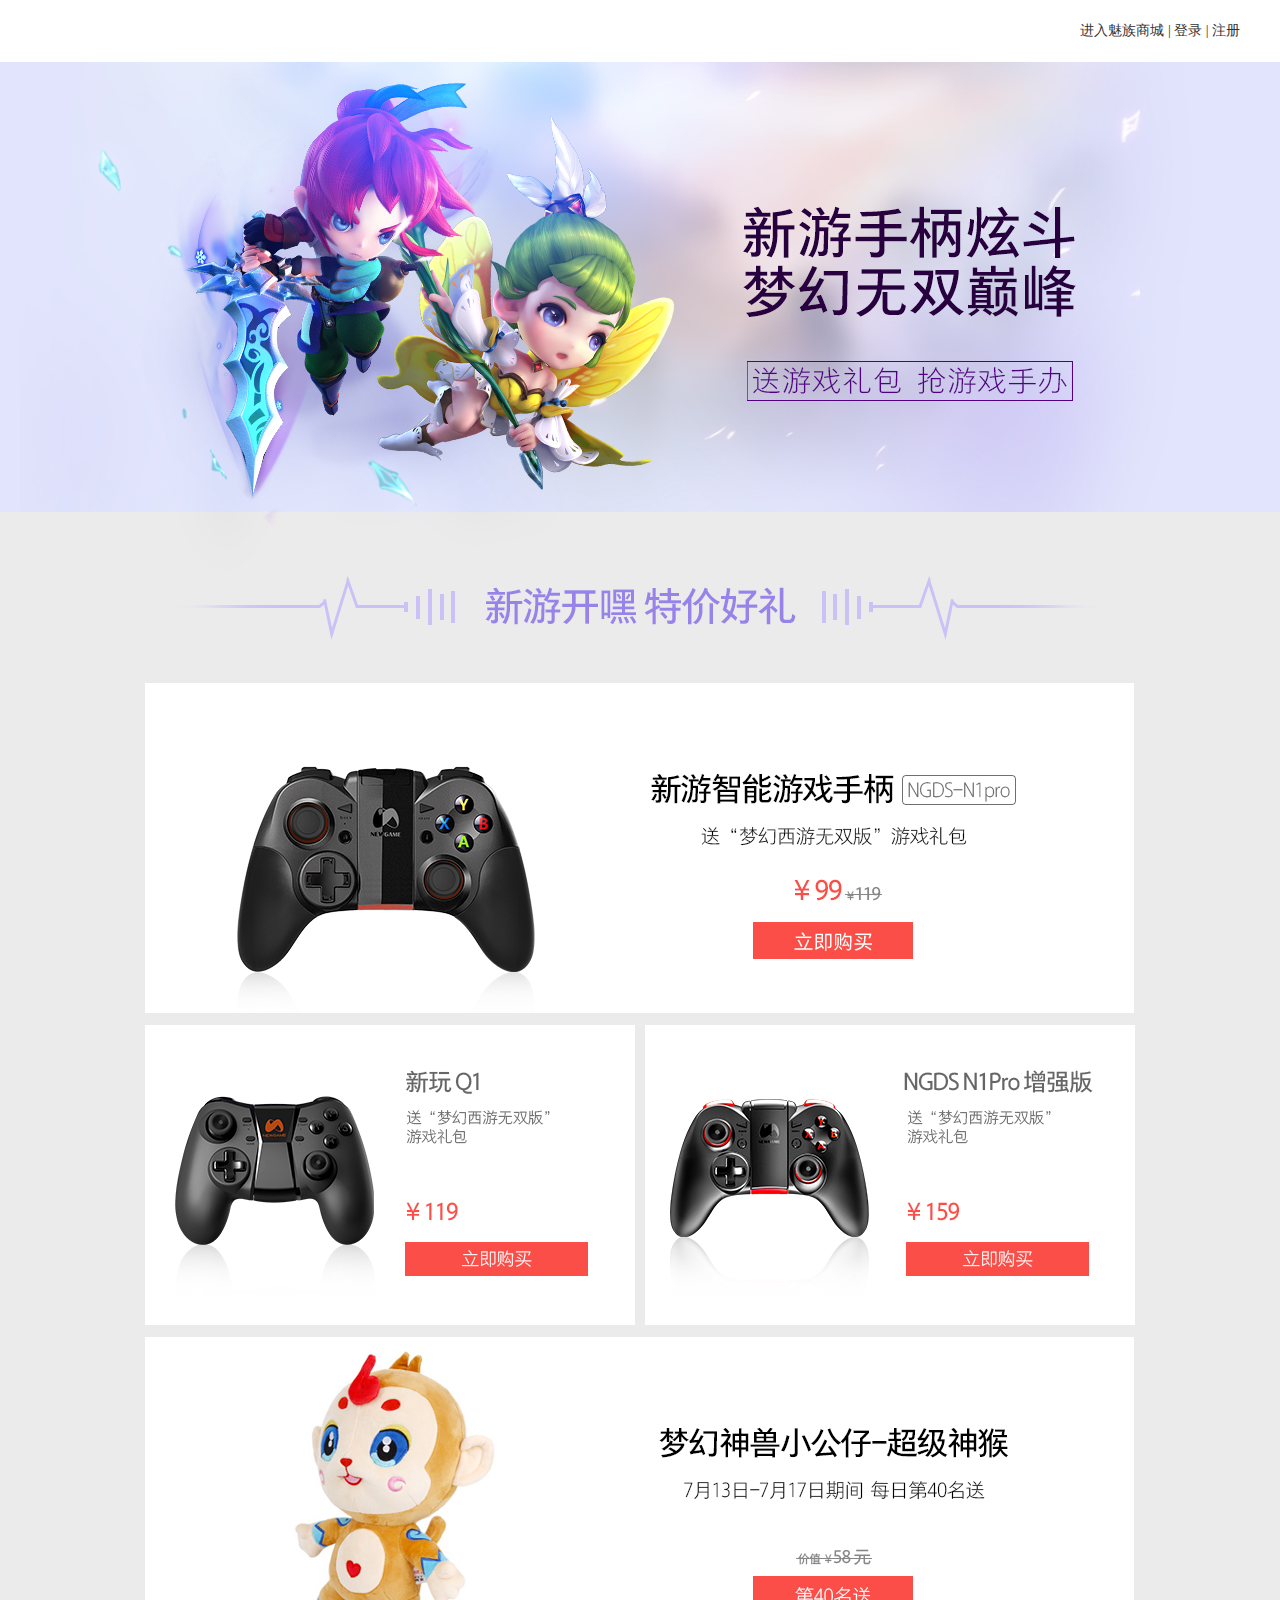
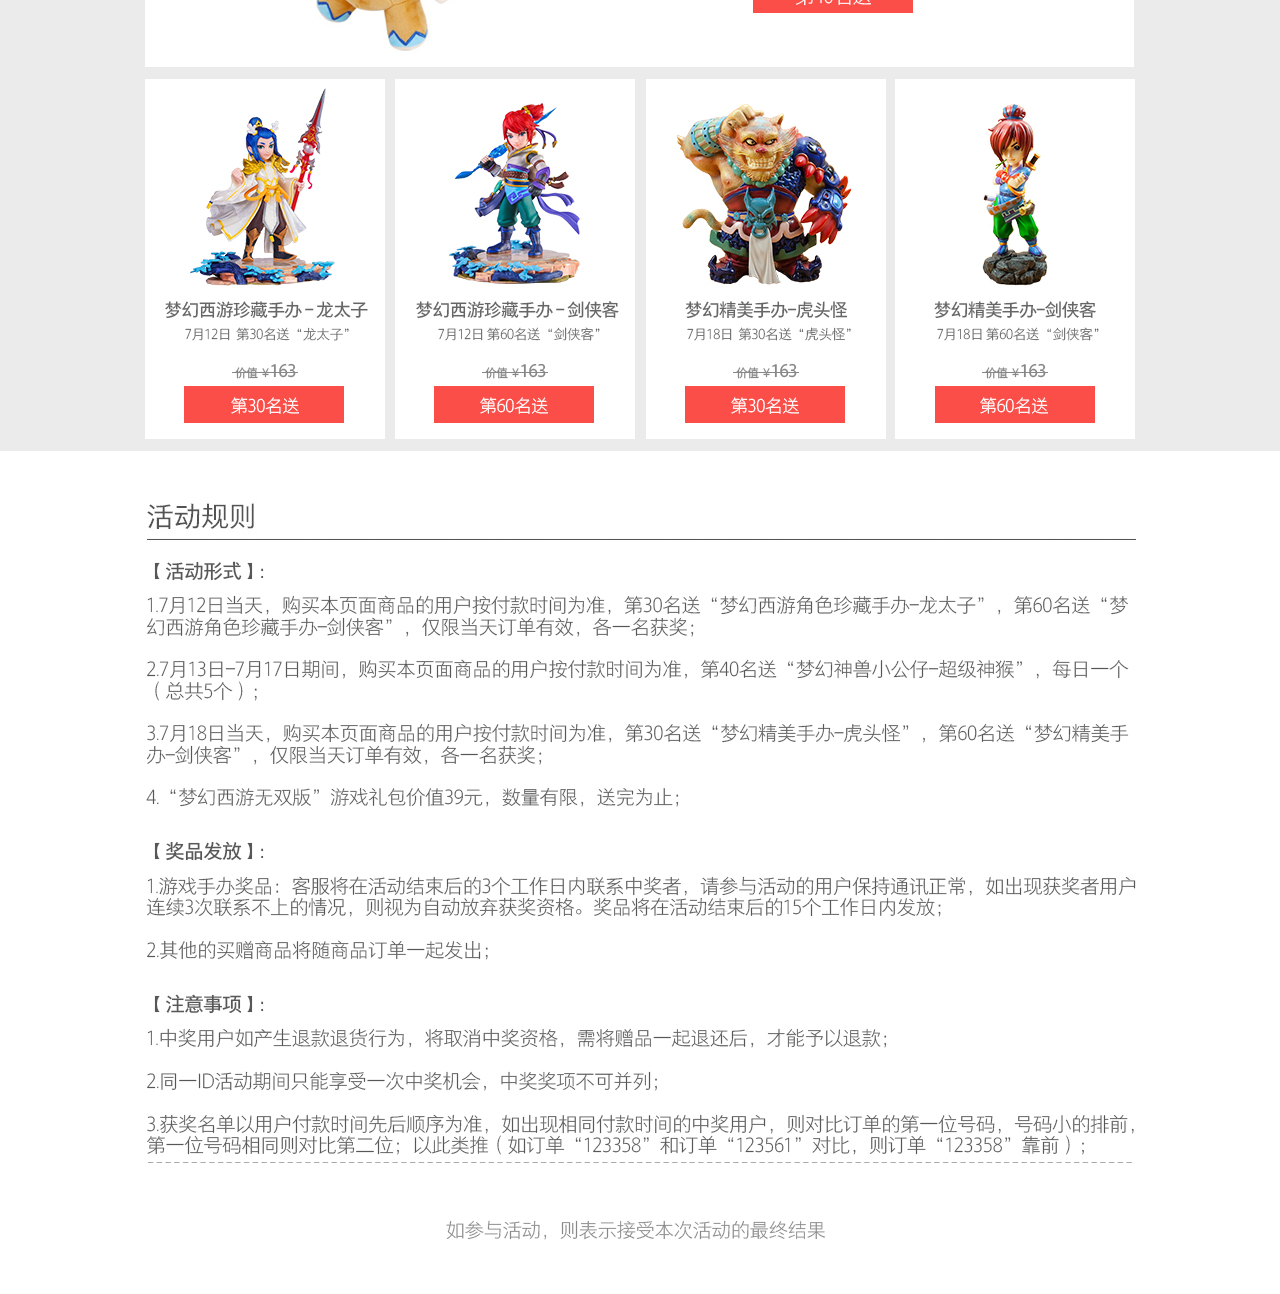
<file: 魅族李锐洁/active.html>
<!DOCTYPE html>
<html>
	<head>
		<meta charset="UTF-8">
		<title></title>
        <link href="//store.res.meizu.com/resources/php/store/java/layout/img/favicon-2e71785f44.ico" rel="shortcut icon" type="image/x-icon">
			<link rel="stylesheet" type="text/css" href="css/pub.css"/>
			<link rel="stylesheet" type="text/css" href="css/style.css"/>		
	</head>
	
	<body>
		<div class="active-top">
			<p><a href="index.html">进入魅族商城</a> | <a href="register.html">登录</a> | <a href="register_zc.html">注册</a></p>
		</div>
		<div class="active-banner">
			<div class="active-con1">
				<img src="img/xypc_01.png" />
			</div>
		</div>
		<div class="active-con">
			<div class="active-con1">
				<img src="img/xypc_02.png" />
				<img src="img/xypc_03.png" />
			</div>
		</div>
		<div class="active-text">
			<div class="active-con1">
				<img src="img/xypc_04.png" />
			</div>
		</div>
	</body>
</html>
</file>
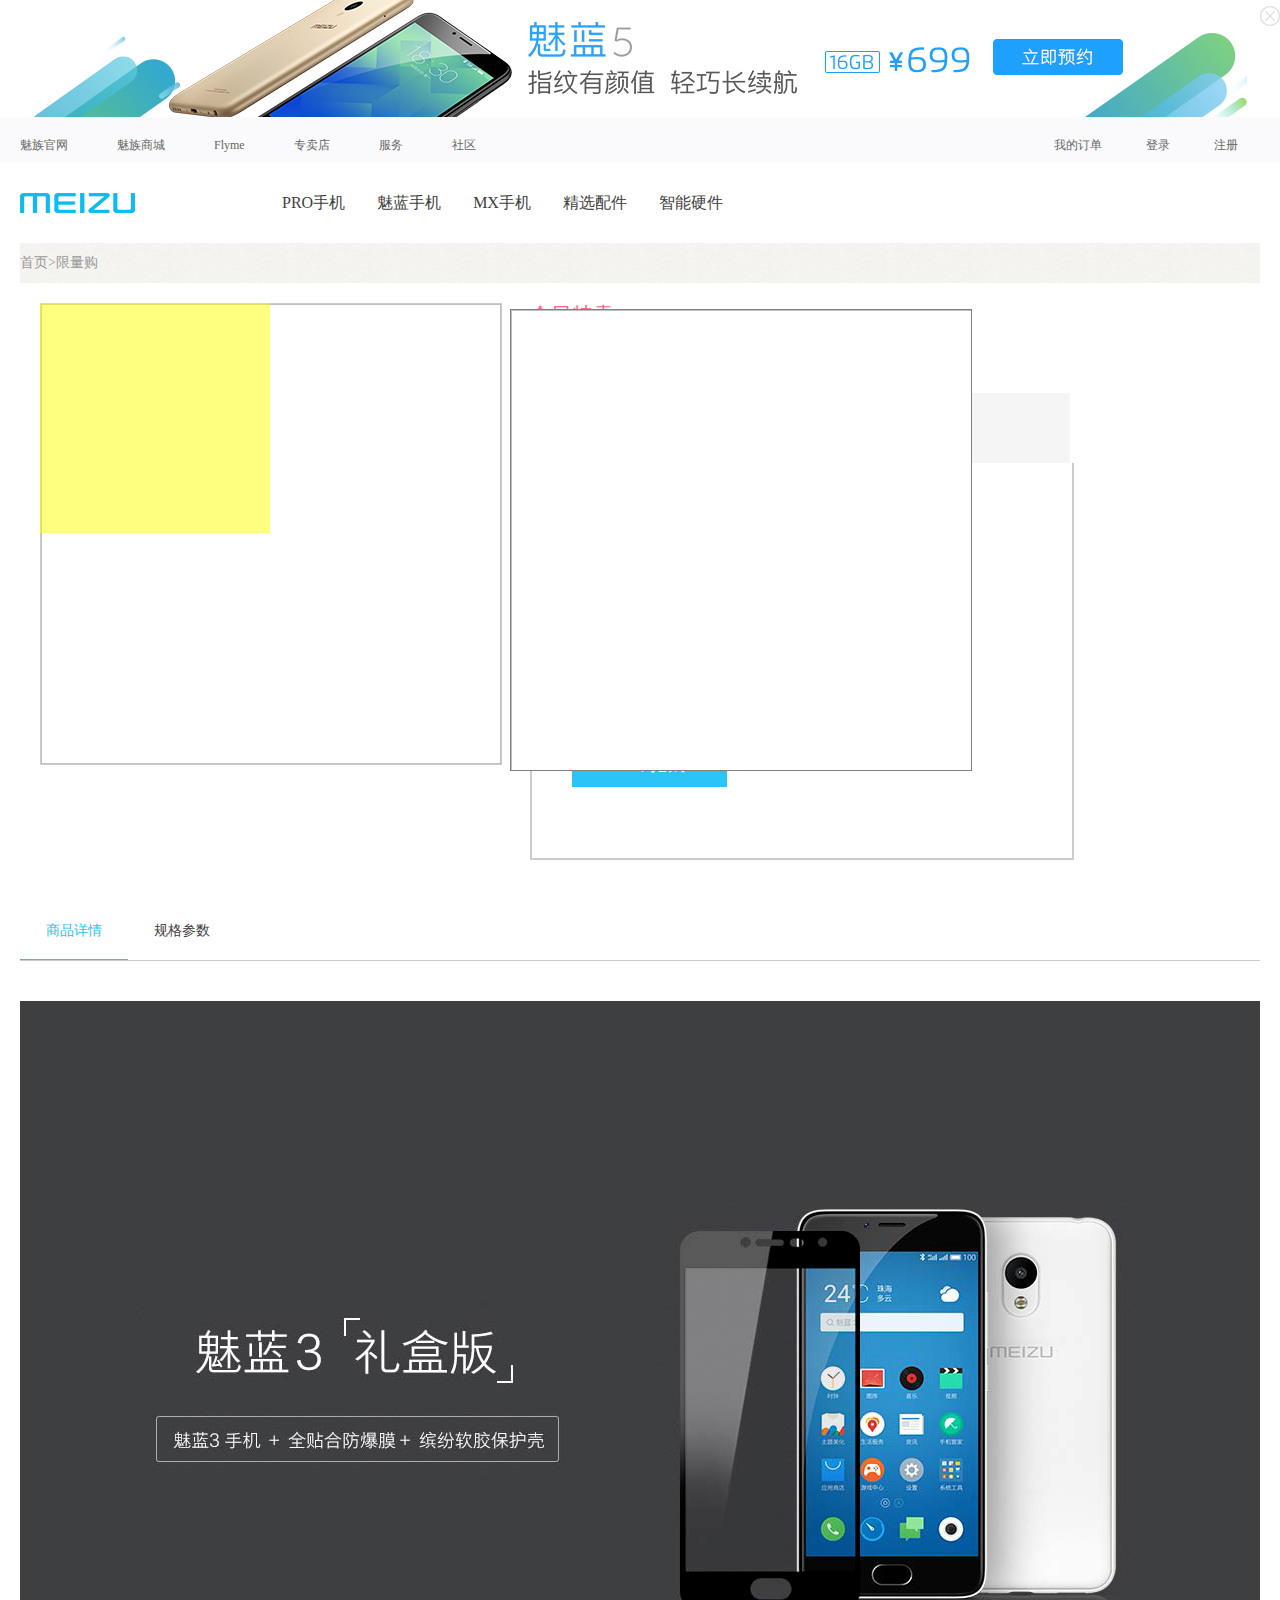
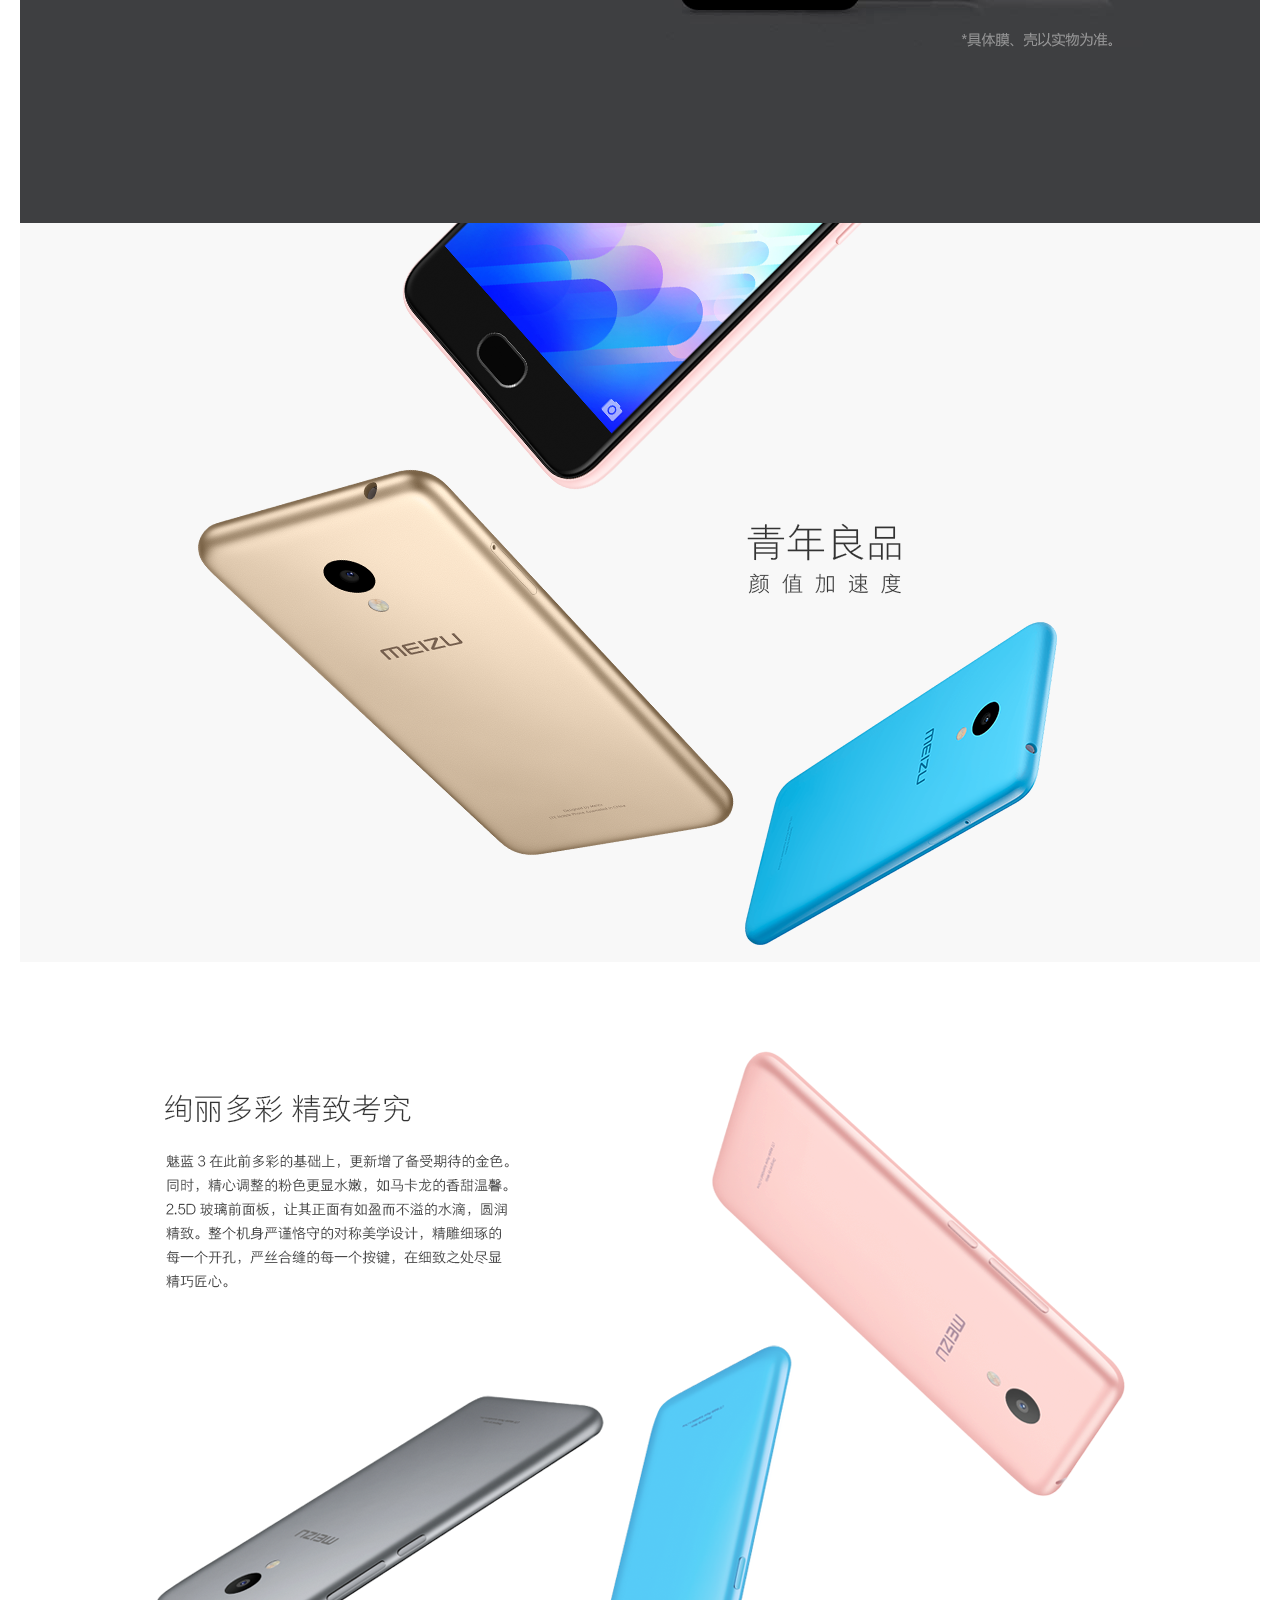
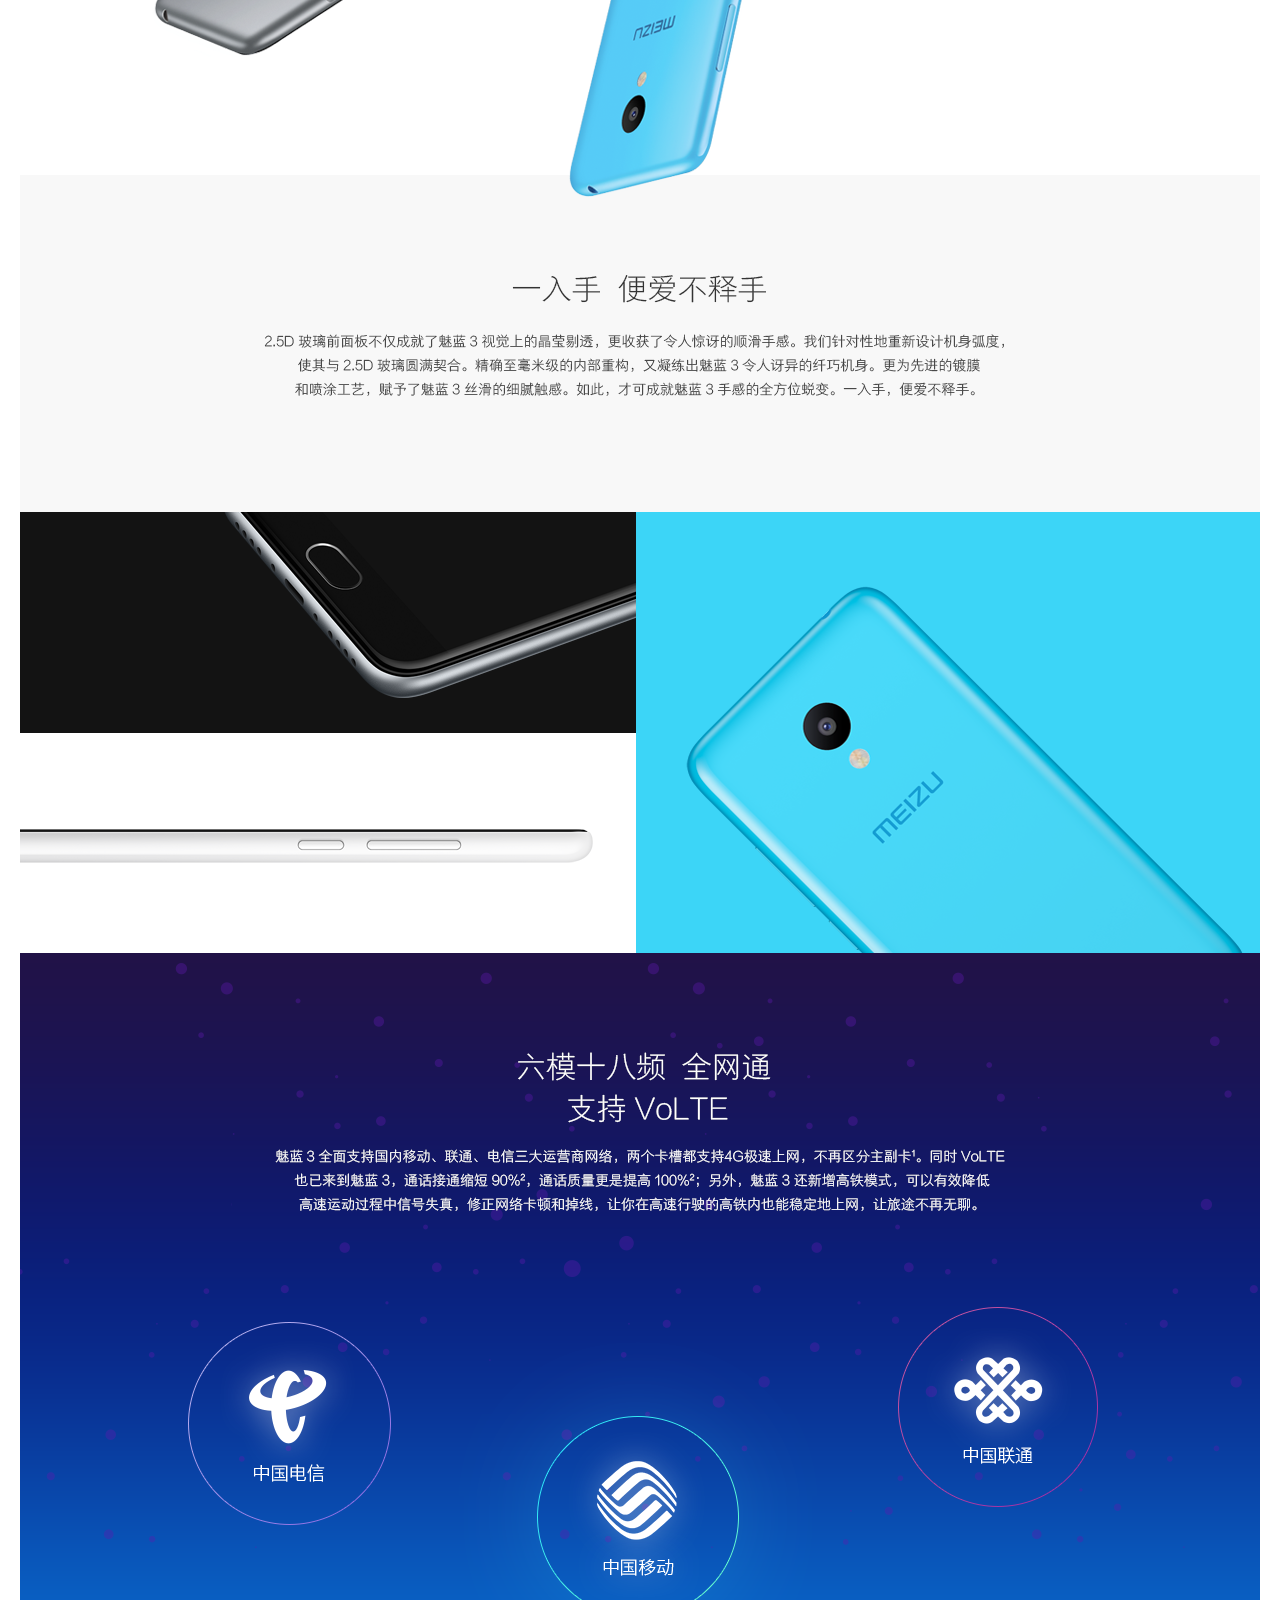
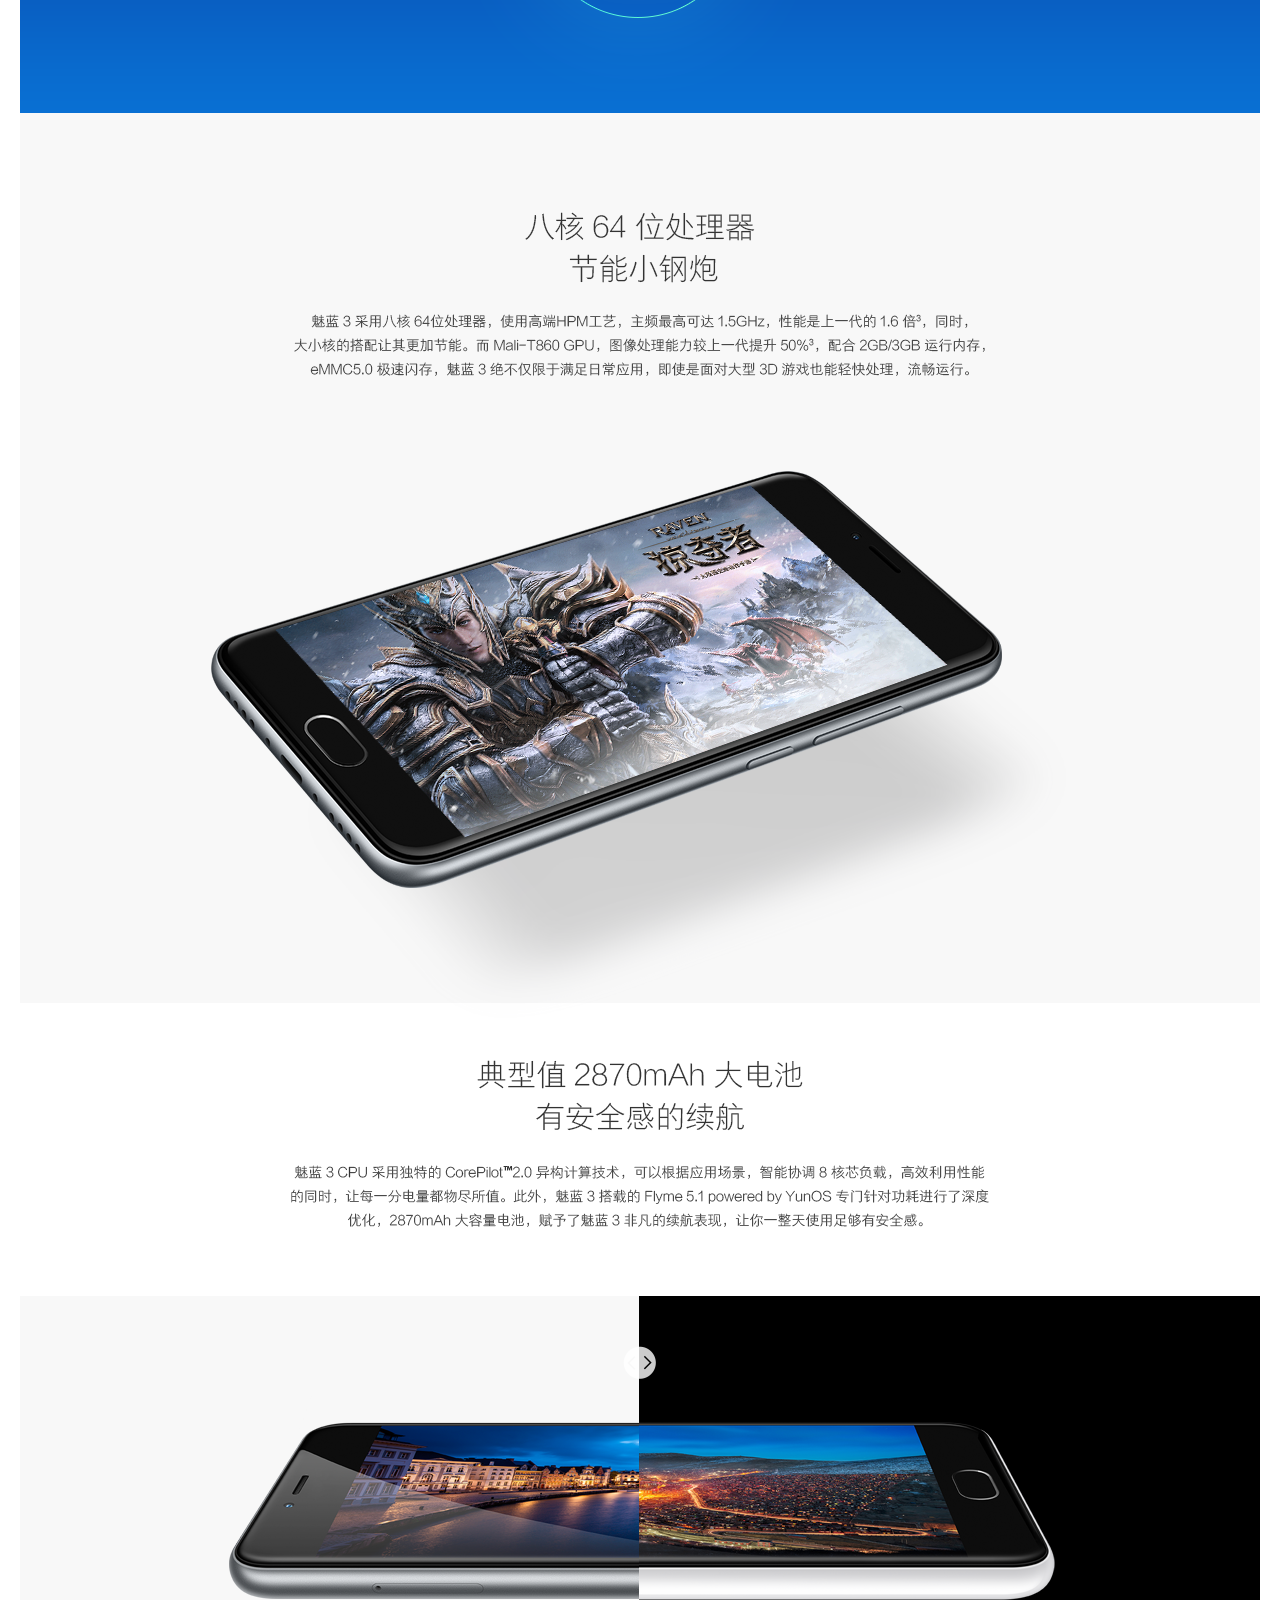
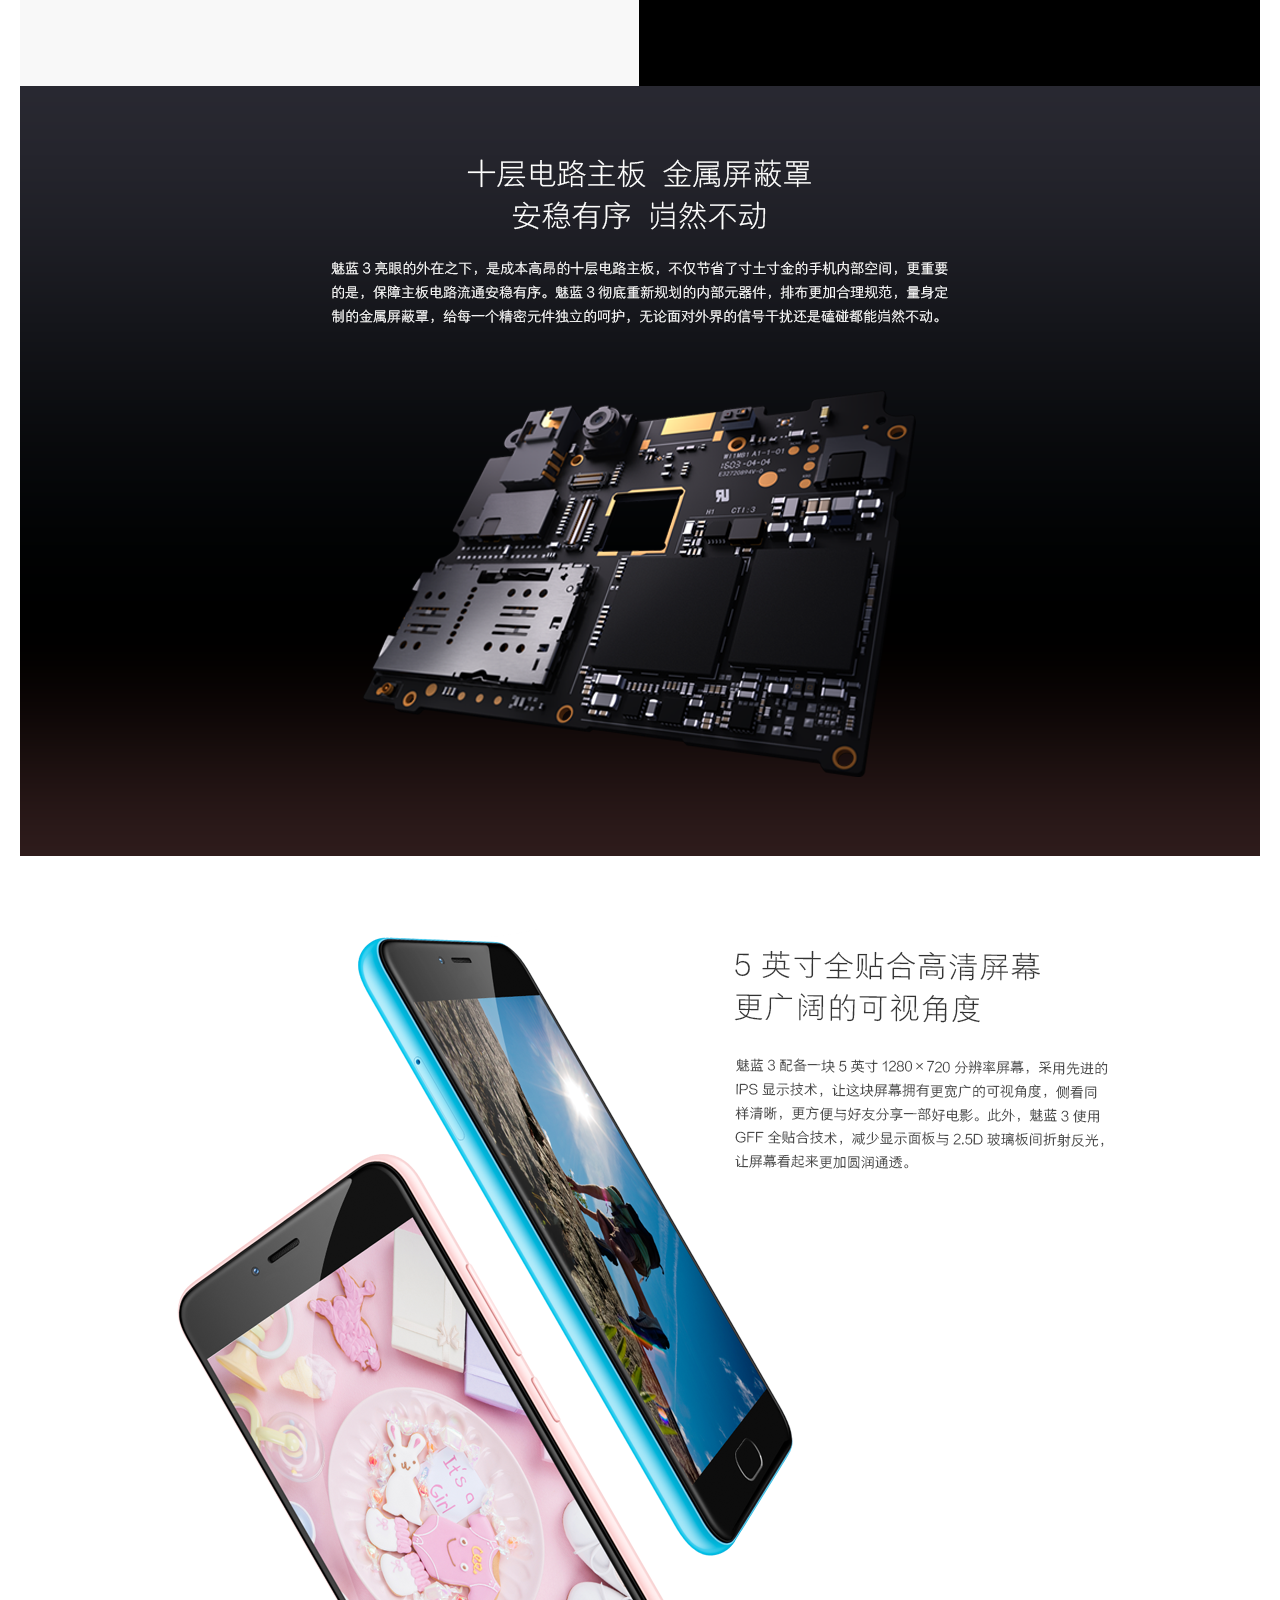
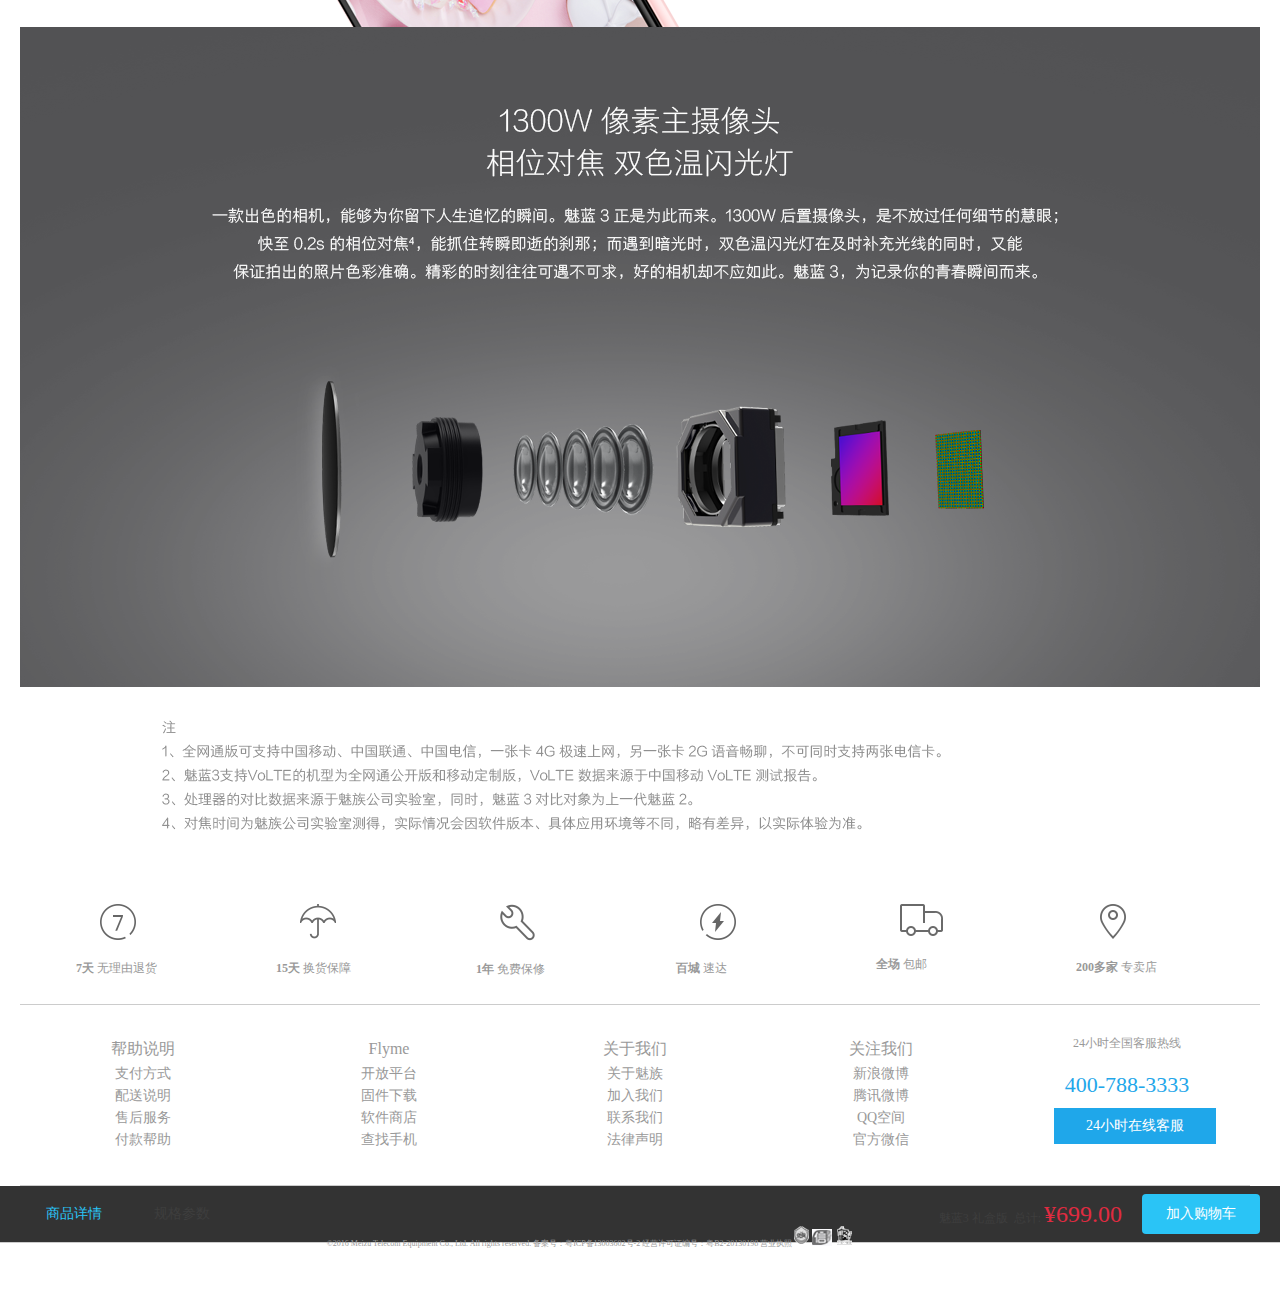
<file: 魅族李锐洁/Goods.html>
<!DOCTYPE html>
<html>
	<head>
		<meta charset="UTF-8">
		<title></title>
		<link rel="stylesheet" type="text/css" href="css/pub.css"/>
		<link rel="stylesheet" type="text/css" href="css/phone.css"/>
		<link rel="stylesheet" type="text/css" href="css/style.css"/>
		<link rel="stylesheet" type="text/css" href="css/Goods.css"/>
        <link href="//store.res.meizu.com/resources/php/store/java/layout/img/favicon-2e71785f44.ico" rel="shortcut icon" type="image/x-icon">
        <link href="//store.res.meizu.com/resources/php/store/java/layout/img/favicon-2e71785f44.ico" rel="icon" type="image/x-icon">
		<script type="text/javascript" src="js/jquery-1.11.0.js" ></script>
		<script type="text/javascript" src="js/style.js" ></script>
		<script type="text/javascript" src="js/animate.js"></script>
		<script type="text/javascript" src="js/ajax.js"></script>
		<script type="text/javascript" src="js/cookie.js"></script>
		<script type="text/javascript" src="js/Goods.js"></script>
		<script type="text/javascript" src="js/list.js"></script>
        <style>
#Goods-min{margin:0px auto;background:red;min-height:600px;height:auto!important;height:600px;width:1240px;}       
.w{width:1240px;} 
.option img{float:left}
 

    
        </style>
	</head>
	<body>
				<!-----头部导入------>
		<div id="headerr" style="margin:0px auto"></div>
        	<div id="Goods-min" style="">
		<!--商品详情-->
		<div id="shop">
			<ul class="list w">
				<li class="l"><a href="../index.html">首页></a></li>
				<li class="l"><a href="goods.html">限量购</a></li>
				<li class="l fl"></li>
				<li class="l title"></li>
			</ul>
			<div class="xq w phone-top-left" style="position:relative;">
				<div class="left">
					<div class="bigger">
						<img>
						<div></div>
					</div>
					<div class="option">
						
					</div>
				</div>
				
				<div id="xq">
					<h2 class="title">今日特卖<span></span></h2>
					<p class="center"></p>
					<div class="banner">
						<div class="jia l">
                        
							<span class="price"><p class="txt l" style="font-size:16px;color:#333;padding-right:20px">价&nbsp;&nbsp;格</p></span>
						</div>
					</div>
					<p id="tishi">请选择您要的商品信息</p>
					<ul class="lists">
                    	<li class="list_head colors">
							<p>颜色</p>
							<ul id="xcolor"></ul>
						</li>
						<li class="list_head sizes">
							<p>套餐</p>
							<ul id="xsize"></ul>
						</li>

						<li class="list_head">
                        <p style="padding:15px 0">支持:<span class="beik">花呗分期</span></p>
                        </li>
						<li class="list_head"><p style="padding:15px 0;margin-left:-110px;">配送至:<span>包邮（偏远地区除外）</span></p></li>
						<li class="list_head num">
							<p>数量</p>
							<ul class="nums">
								<li><input id="jian" type="button" value="-" /></li>
								<li id="xnum">1</li>
								<li><input id="jia" type="button" value="+" /></li>
							</ul>
							<span>件</span>
						</li>
                        
						<li id="qg" class="list_head gou">
							<input id="buy-now" type="button" value="立即抢购" />
						</li>
					</ul>
				</div>	
<!--	=================================	
					<div class="phone-top-right">
						<h1></h1>
						<h6></h6>
						<h5 class="c-price"></h5>
						<div class="p-r">
							<h4>网络类型：</h4> <ul id="xsize"></ul>
							<h4><span class="active">全网通公开版</span></h4>					
							<h4>颜色分类：</h4> <ul id="xcolor"></ul>
							<h4><span class="active"><a href="###">金色</a></span></h4>
							<h4>机身内存：</h4>
							<h4><span class="active"><a href="###">16GB</a></span></h4>
							<h4>数量：</h4>
							<h4><em><a href="###">-</a></em><i>1</i><em><a href="###">+</a></em>></h4>
							<h3>服务：&nbsp;&nbsp;电子发票</h3>
							<h4>总计:<strong class='zz'></strong></h4>
							<h4>您已选择以下商品</h4>
							<h4><div class="wo"></div><div class="p-r-t"></div><div class="p-r-ys"></div><div class="p-r-rl">  </div><div class="p-r-jg"> </div>
							</h4>	
							<p>本商品由 魅族 负责发货，并由 魅族 提供售后服务</p>
							<button class="buy-now">加入购物车</button>
						</div>
					</div>-->




				<div class="big">
					<img>
				</div>	
			</div>
		</div>
            </div>
	<!----------------手机内容区----------------------------------->	
				<div class="phone-detail w">
					<div class="phone-detail-top" style="display:block">
						<ul class="phone-detail-text">
							<li class="active"><a href="###">商品详情</a></li>
							<li><a href="###">规格参数</a></li>
						</ul>
					</div>
					<div class="phone-detail-s">
						<div class="phone-detail-sp active">
							<img src="img/phone-tu1.png" />
							<img src="img/phone-tu2.png" />
							<img src="img/phone-tu3.png" />
							<img src="img/phone-tu4.png" />
							<img src="img/phone-tu5.png" />
							<img src="img/phone-tu6.png" />
							<img src="img/phone-tu7.png" />
						</div>
						
						<div class="phone-detail-sp">
							<table>
	                                <tr><th>品牌</th><td>魅族</td></tr>
	                                <tr><th>型号</th><td>魅蓝3 礼盒版</td></tr>
	                                <tr><th>尺寸</th><td>141.5*69.5* 8.3mm</td></tr>
	                                <tr><th>电池容量</th><td>2870mAh</td></tr>
	                                <tr><th>屏幕尺寸</th><td>5.0英寸</td></tr>
	                                <tr><th>分辨率</th><td> 1280 x 720</td></tr>
	                                <tr><th>运行内存（RAM）</th><td>  2GB（仅限16G版本）、3GB（仅限32G版本）</td></tr>
	                                <tr><th>CPU</th><td> MTK MT6750 处理器</td></tr>
	                                <tr><th>CPU</th><td> ARM Mali T860 图形处理器</td></tr>
	                                <tr><th>重量</th><td>132G</td></tr>
	                                <tr><th>前置摄像头</th><td> 500万像素</td></tr>
	                                <tr><th>后置摄像头</th><td>1300万像素</td></tr>
	                                <tr><th>系统版本</th><td>Flyme 5.1 powered by YunOS</td></tr>
	                                <tr><th>包装清单</th><td><br>主机 x 1<br>电源适配器 x 1<br>保修证书 x 1<br>SIM卡顶针 x 1<br>数据线 x 1<br>全贴合防爆膜 x 1<br>缤纷软胶保护壳 x 1<br><br></td></tr>
	                        </table>
						</div>
					</div>
				</div>

				
				
				
				
				
			</div>
			
		</div>
		
		<div class="aa" style="clear:both;height:0;overflow:hidden;"></div>
        	<div id="foot"></div>
	<!-----------------------------吸顶盒-------------------------------------------------->	
		<div class="phone-detail-top-all">
			<div class="phone-detail-top1">
				<ul class="phone-detail-text" style="z-index:300">
					<li class="active"><a href="###">商品详情</a></li>
					<li><a href="###">规格参数</a></li>
				</ul>
				<ul class="phone-detail-text2">					
					<li >魅蓝3 礼盒版&nbsp;&nbsp;总计: <i>&yen;</i><span class="ceil-price">699.00</span></li>
					<li><a class="buy-now" href="###">加入购物车</a></li>
				</ul>
			</div>
		</div>
        
	</body>
</html>
</file>
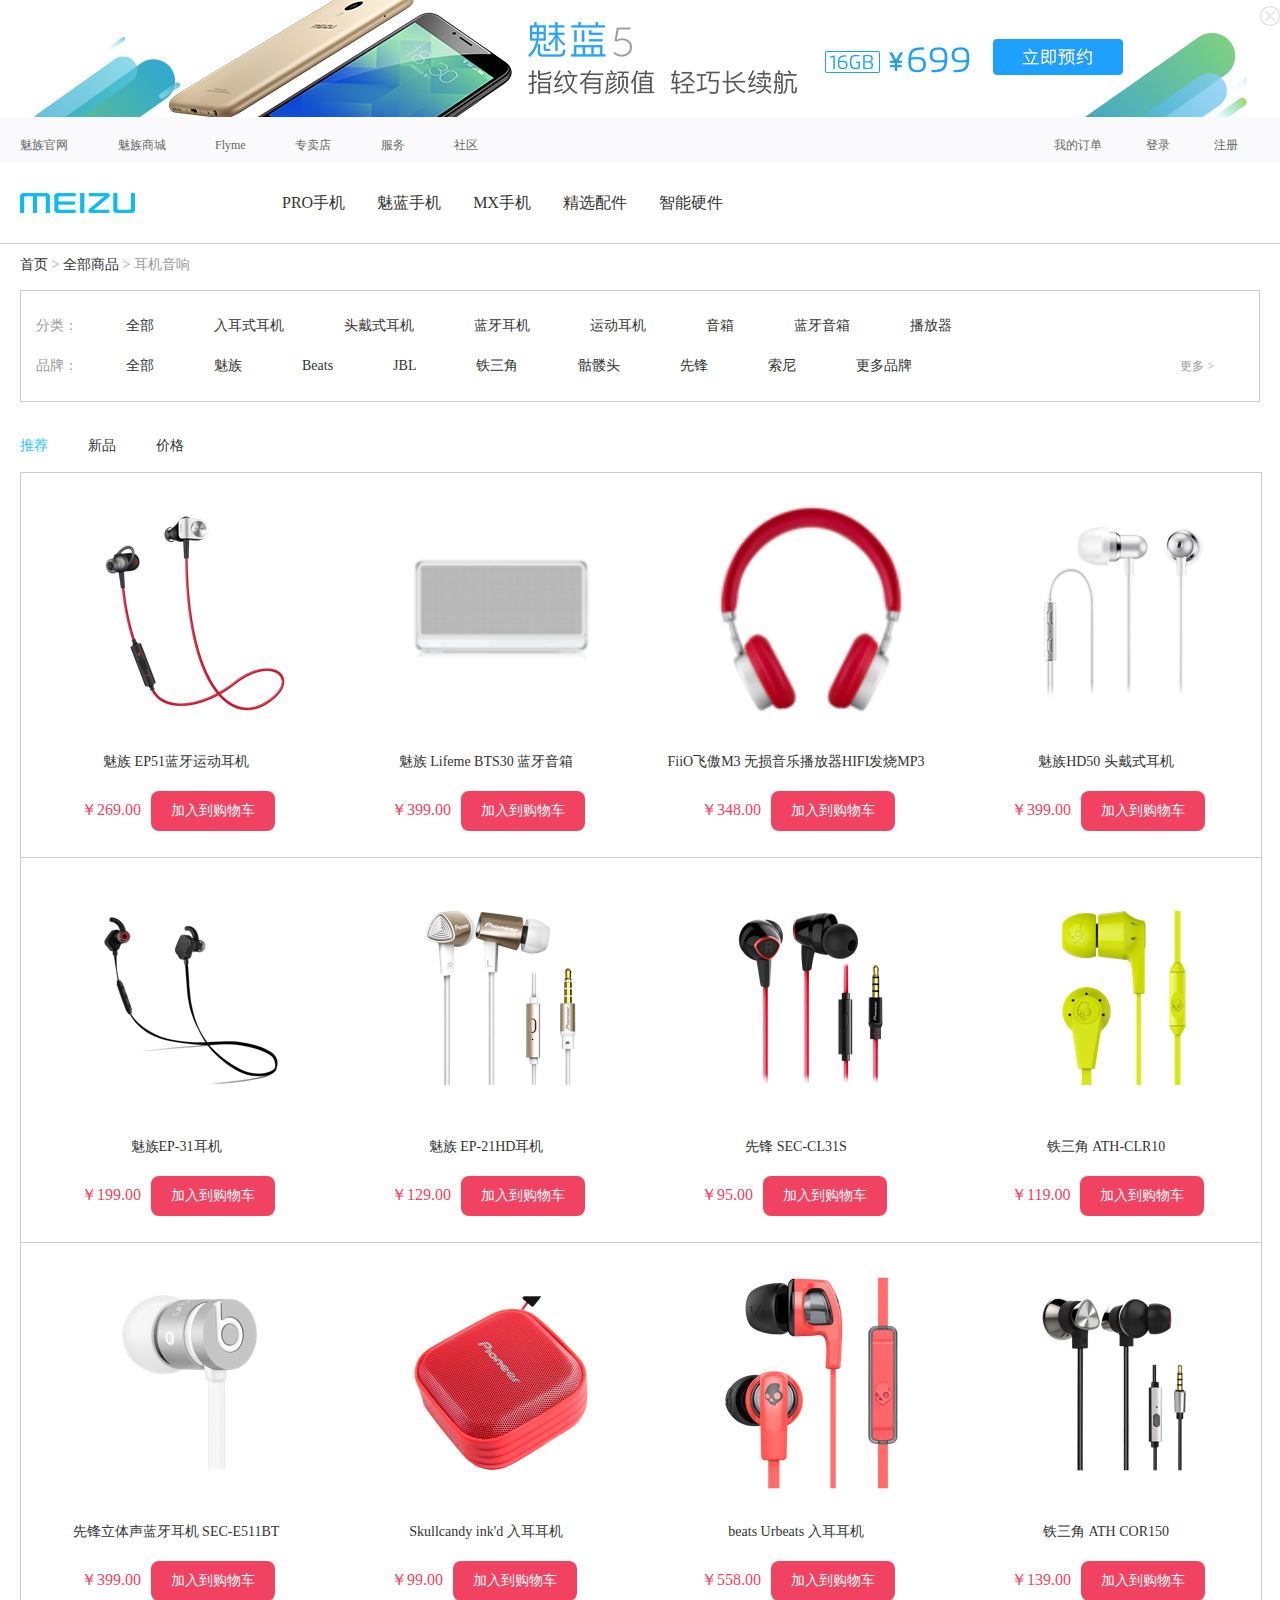
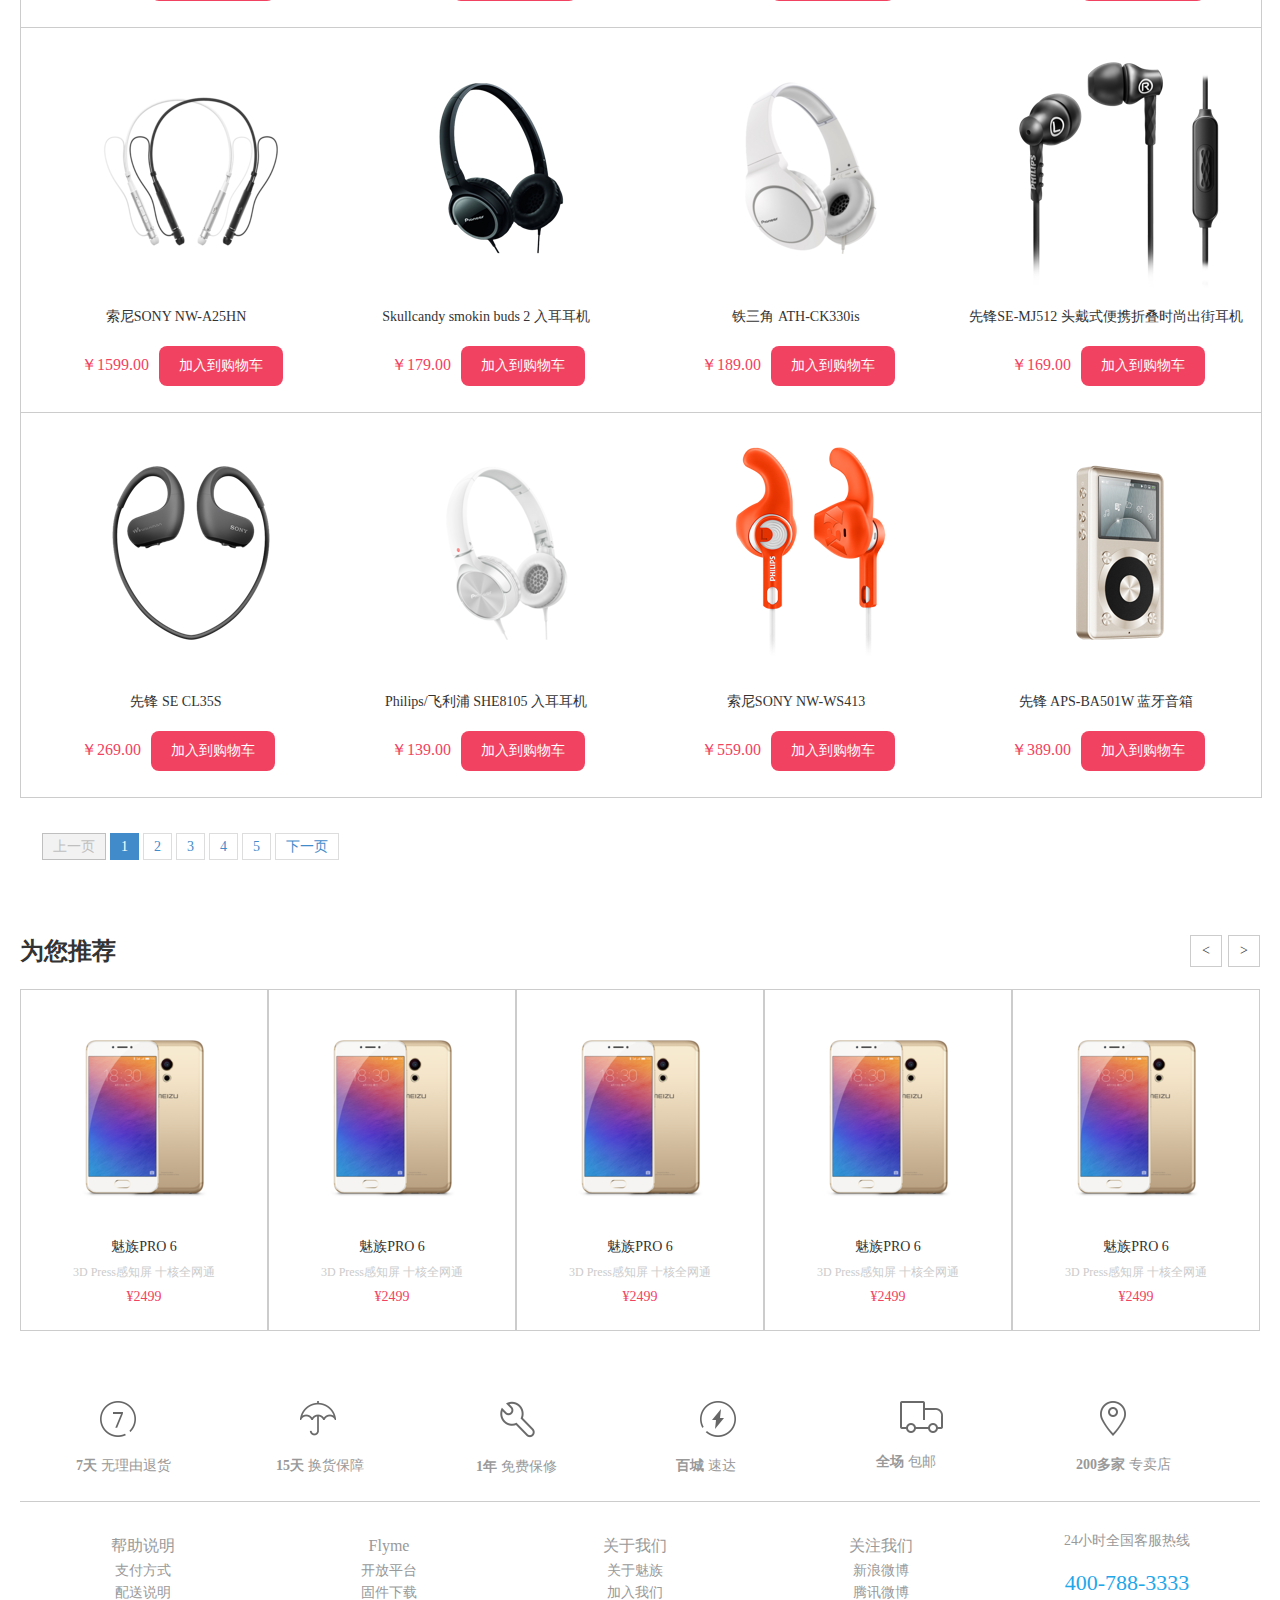
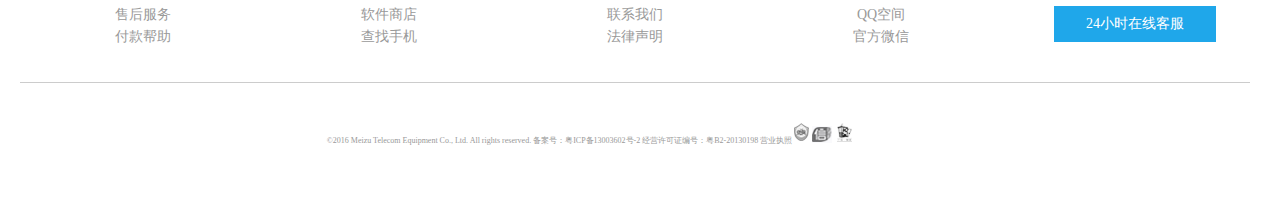
<file: 魅族李锐洁/list.html>
<!DOCTYPE html>
<html>
	<head>
		<meta charset="UTF-8">
		<title>魅族--商品</title>
        <link href="//store.res.meizu.com/resources/php/store/java/layout/img/favicon-2e71785f44.ico" rel="shortcut icon" type="image/x-icon">
		<link rel="stylesheet" type="text/css" href="css/pub.css"/>
		<link rel="stylesheet" type="text/css" href="css/style.css"/>
		<link rel="stylesheet" type="text/css" href="css/list.css"/>
		<script type="text/javascript" src="js/jquery-1.11.0.js" ></script>
		<script type="text/javascript" src="js/style.js" ></script>
		
		<script type="text/javascript" src="js/jquery.page.js" ></script>
		<script type="text/javascript" src="js/list.js" ></script>
		
	</head>
	<body>
		
		
		<div id="headerr"></div>
		
	<!-------商品页---------------->	
		
		<div id="list-content">
			<div class="list-content">
				<h1><a href="index.html"> 首页 </a><em> &gt; </em><a href="###"> 全部商品 </a><em> &gt; </em><a class="active" href="###"> 耳机音响</a></h1>
				<div class="list-top-text">
					<h2><em>分类：</em><a href="###">全部</a><a href="###">入耳式耳机</a><a href="###">头戴式耳机</a><a href="###">蓝牙耳机</a><a href="###">运动耳机</a><a href="###">音箱</a><a href="###">蓝牙音箱</a><a href="###">播放器</a></h2>
					<h2><em>品牌：</em><a href="###">全部</a><a href="###">魅族</a><a href="###">Beats</a><a href="###">JBL</a><a href="###">铁三角</a><a href="###">骷髅头</a><a href="###">先锋</a><a href="###">索尼</a><a href="###">更多品牌</a>
						<a href="###"><i>更多 &gt;</i></a>						
					</h2>
				</div>
				<div class="list-h1"><a class="active" href="###">推荐</a><a href="###">新品</a><a href="###">价格</a></div>				
					
					
					

					
				<!-------商品图片列表----------------->
				<div class="list-pic clear">
					<!--
						<div pid="1" class="list-pic-l-l">
							<img src="img/list-pic1.png"/>
							<h6>魅族 EP51蓝牙运动耳机</h6>
							<span>&yen;269</span>
							<i><a href="###">立即购买</a></i>
						</div>
					
					-->
				</div>	

				<div class="pagination" id="pagination"></div>
				

		
		
		

				
				
				<!-------为您推荐————无缝滚动----------------->
				
				
				<div class="site-gun">
					<div class="site-gun1">
						<div class="site-gun-title">
							<h2>为您推荐</h2>
							<a href="###"><span class="site-gun-right">&gt;</span></a>
							<a href="###"><span class="site-gun-left">&lt;</span></a>
						</div>
						
						
						<div class="site-gun-img">
							<div class="site-gun-img-big">
								<div class="site-gun-img-group">
									<div class="site-gun-img-1">
										<a href="###">
											<img src="img/wfgd01_180x180.png"/>
											<h3>魅族PRO 6</h3>
											<h4>3D Press感知屏 十核全网通</h4>
											<h5>&yen;2499</h5>
										</a>
									</div>
									<div class="site-gun-img-1">
										<a href="###">
											<img src="img/wfgd01_180x180.png"/>
											<h3>魅族PRO 6</h3>
											<h4>3D Press感知屏 十核全网通</h4>
											<h5>&yen;2499</h5>
										</a>
									</div>
									<div class="site-gun-img-1">
										<a href="###">
											<img src="img/wfgd01_180x180.png"/>
											<h3>魅族PRO 6</h3>
											<h4>3D Press感知屏 十核全网通</h4>
											<h5>&yen;2499</h5>
										</a>
									</div>
									<div class="site-gun-img-1">
										<a href="###">
											<img src="img/wfgd01_180x180.png"/>
											<h3>魅族PRO 6</h3>
											<h4>3D Press感知屏 十核全网通</h4>
											<h5>&yen;2499</h5>
										</a>
									</div>
									<div class="site-gun-img-1">
										<a href="###">
											<img src="img/wfgd01_180x180.png"/>
											<h3>魅族PRO 6</h3>
											<h4>3D Press感知屏 十核全网通</h4>
											<h5>&yen;2499</h5>
										</a>
									</div>	
								</div>
									
								<div class="site-gun-img-group">	
									<div class="site-gun-img-1">
										<a href="###">
											<img src="img/wfgd01_180x180.png"/>
											<h3>魅族PRO 5</h3>
											<h4>3D Press感知屏 十核全网通</h4>
											<h5>&yen;2499</h5>
										</a>
									</div>
									<div class="site-gun-img-1">
										<a href="###">
											<img src="img/wfgd01_180x180.png"/>
											<h3>魅族PRO 5</h3>
											<h4>3D Press感知屏 十核全网通</h4>
											<h5>&yen;2499</h5>
										</a>
									</div>
									<div class="site-gun-img-1">
										<a href="###">
											<img src="img/wfgd01_180x180.png"/>
											<h3>魅族PRO 5</h3>
											<h4>3D Press感知屏 十核全网通</h4>
											<h5>&yen;2499</h5>
										</a>
									</div>
									<div class="site-gun-img-1">
										<a href="###">
											<img src="img/wfgd01_180x180.png"/>
											<h3>魅族PRO 6</h3>
											<h4>3D Press感知屏 十核全网通</h4>
											<h5>&yen;2499</h5>
										</a>
									</div>
									<div class="site-gun-img-1">
										<a href="###">
											<img src="img/wfgd01_180x180.png"/>
											<h3>魅族PRO 6</h3>
											<h4>3D Press感知屏 十核全网通</h4>
											<h5>&yen;2499</h5>
										</a>
									</div>	
								</div>	
									
									
								<div class="site-gun-img-group">	
									<div class="site-gun-img-1">
										<a href="###">
											<img src="img/wfgd01_180x180.png"/>
											<h3>魅族PRO 4</h3>
											<h4>3D Press感知屏 十核全网通</h4>
											<h5>&yen;2499</h5>
										</a>
									</div>
									<div class="site-gun-img-1">
										<a href="###">
											<img src="img/wfgd01_180x180.png"/>
											<h3>魅族PRO 4</h3>
											<h4>3D Press感知屏 十核全网通</h4>
											<h5>&yen;2499</h5>
										</a>
									</div>
									<div class="site-gun-img-1">
										<a href="###">
											<img src="img/wfgd01_180x180.png"/>
											<h3>魅族PRO 4</h3>
											<h4>3D Press感知屏 十核全网通</h4>
											<h5>&yen;2499</h5>
										</a>
									</div>
									<div class="site-gun-img-1">
										<a href="###">
											<img src="img/wfgd01_180x180.png"/>
											<h3>魅族PRO 6</h3>
											<h4>3D Press感知屏 十核全网通</h4>
											<h5>&yen;2499</h5>
										</a>
									</div>						
									<div class="site-gun-img-1">
										<a href="###">
											<img src="img/wfgd01_180x180.png"/>
											<h3>魅族PRO 5</h3>
											<h4>3D Press感知屏 十核全网通</h4>
											<h5>&yen;2499</h5>
										</a>
									</div>
								</div>
								
								
							</div>
						</div>
					</div>
				</div>
	
	
	
				
			
			
			
			</div>
		</div>
	
	
	
	
	
	
<!---------------------------底部---------------------------------->
		<div id="foot"></div>
	

	</body>
</html>
</file>
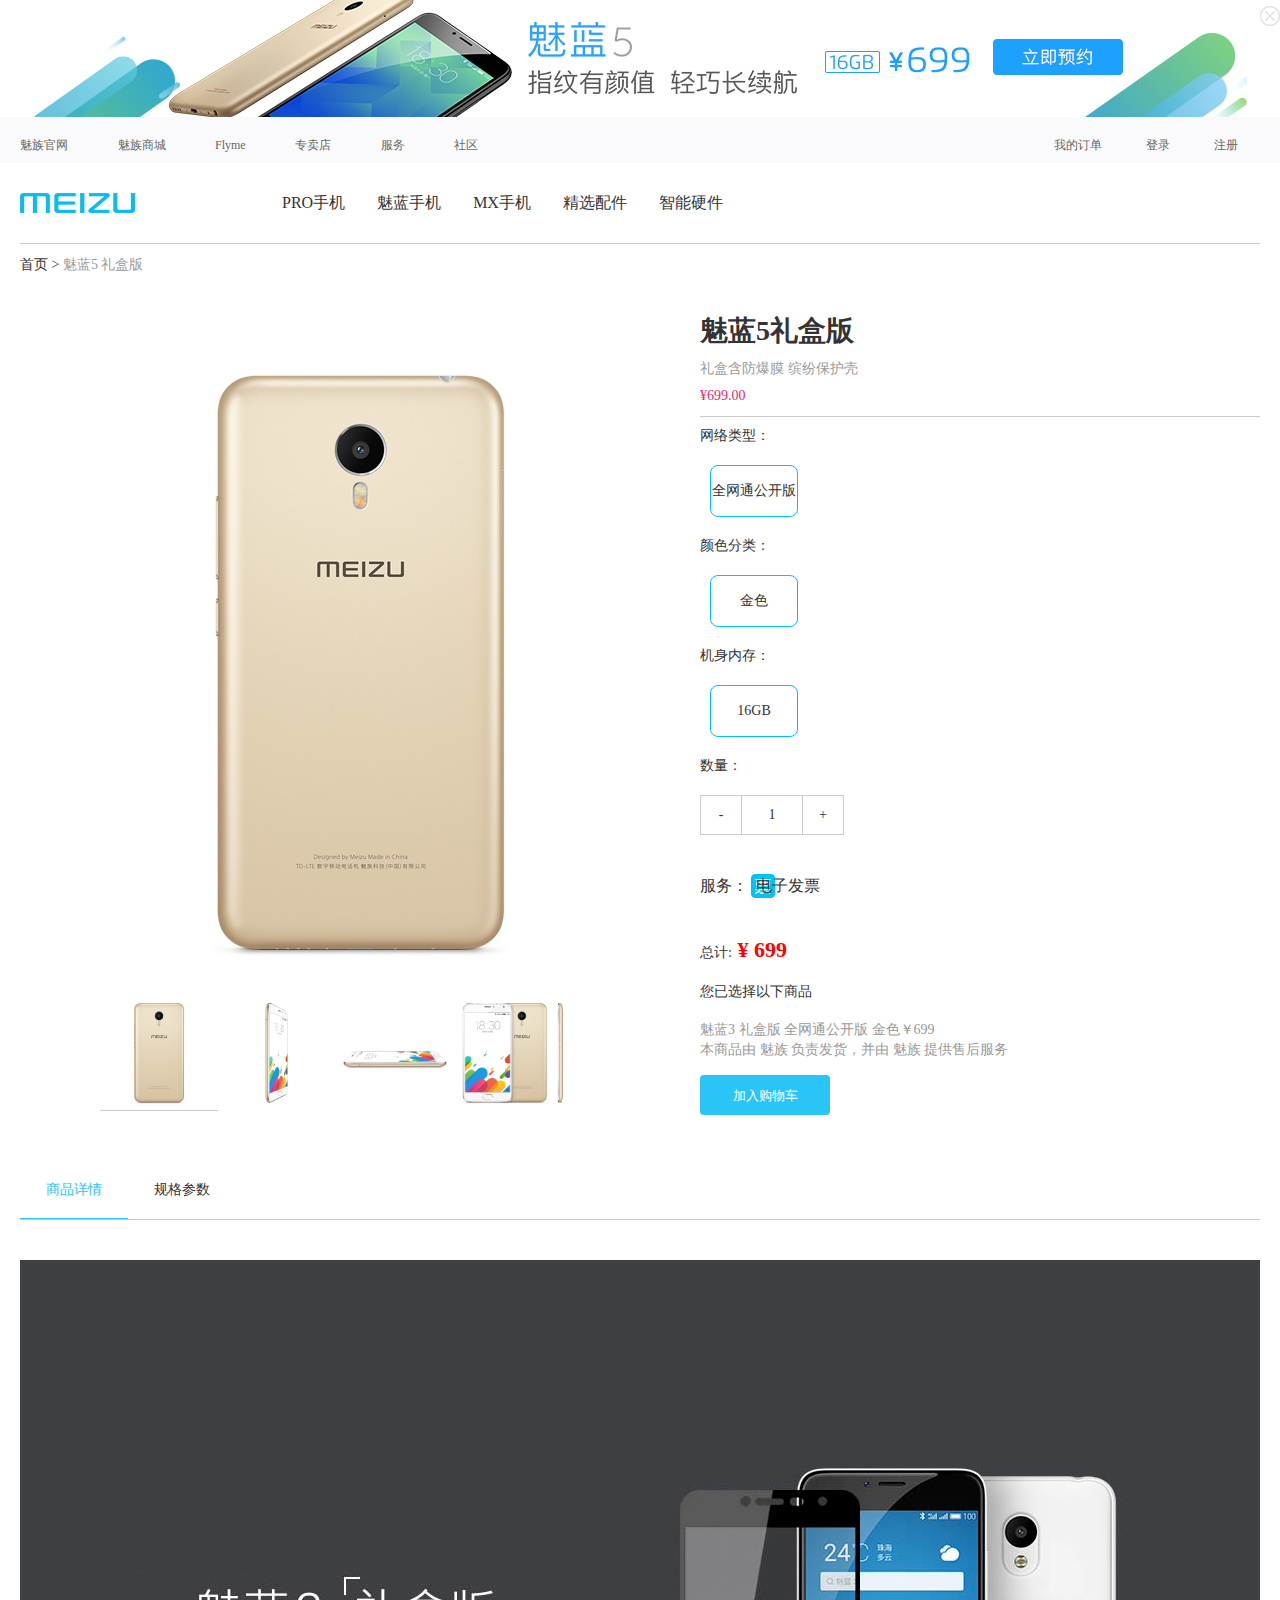
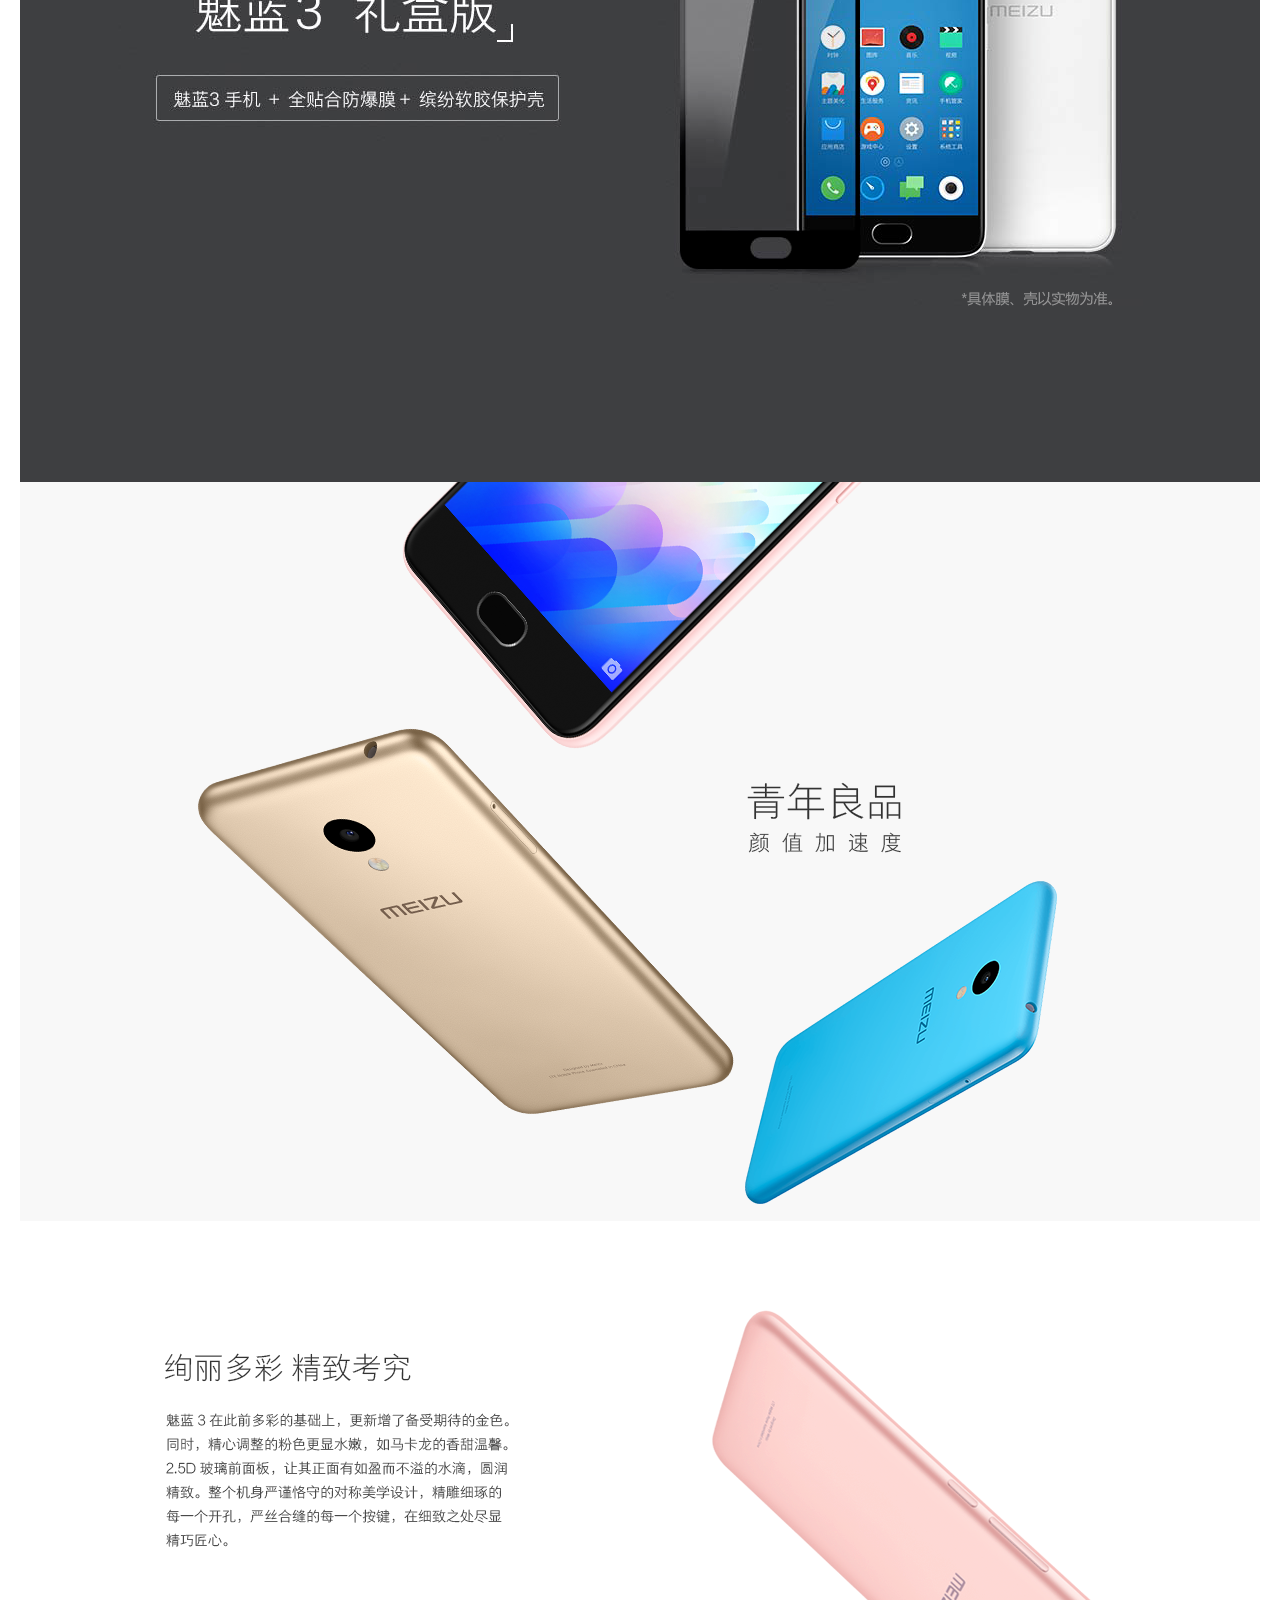
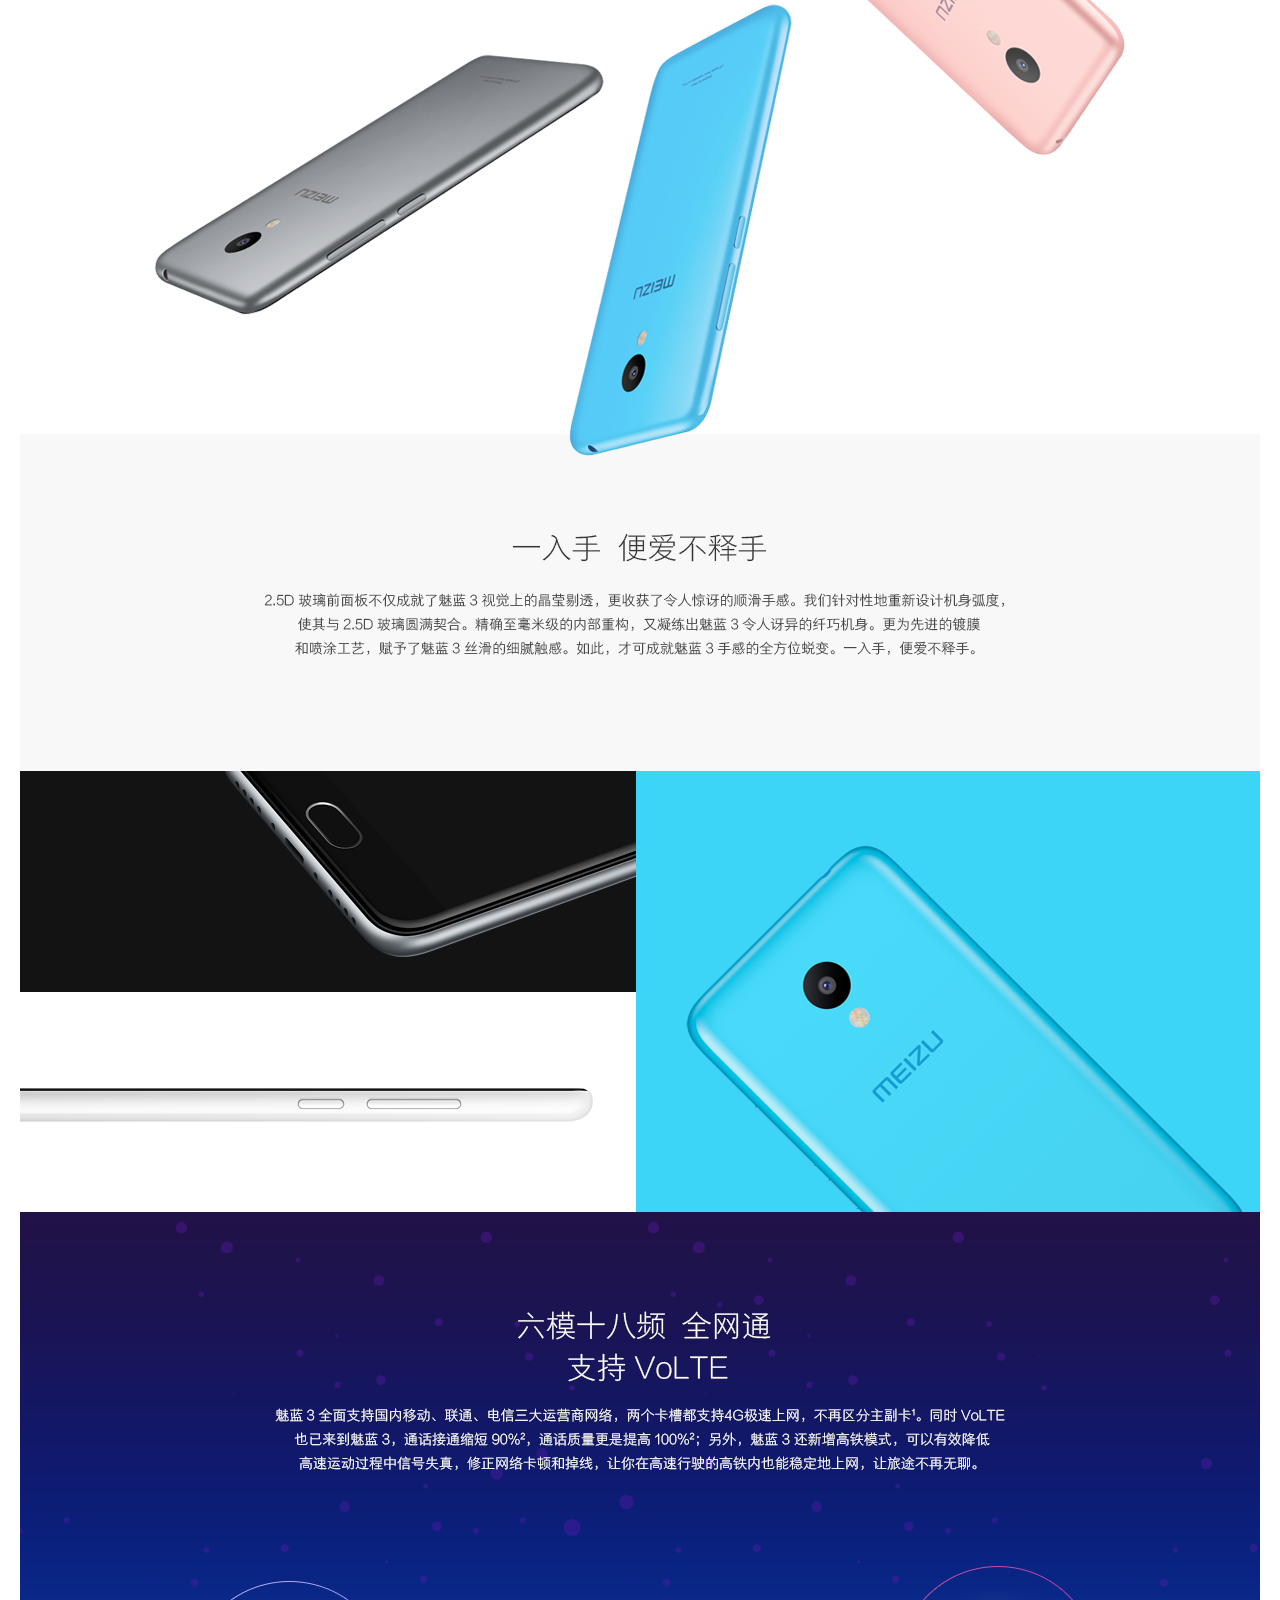
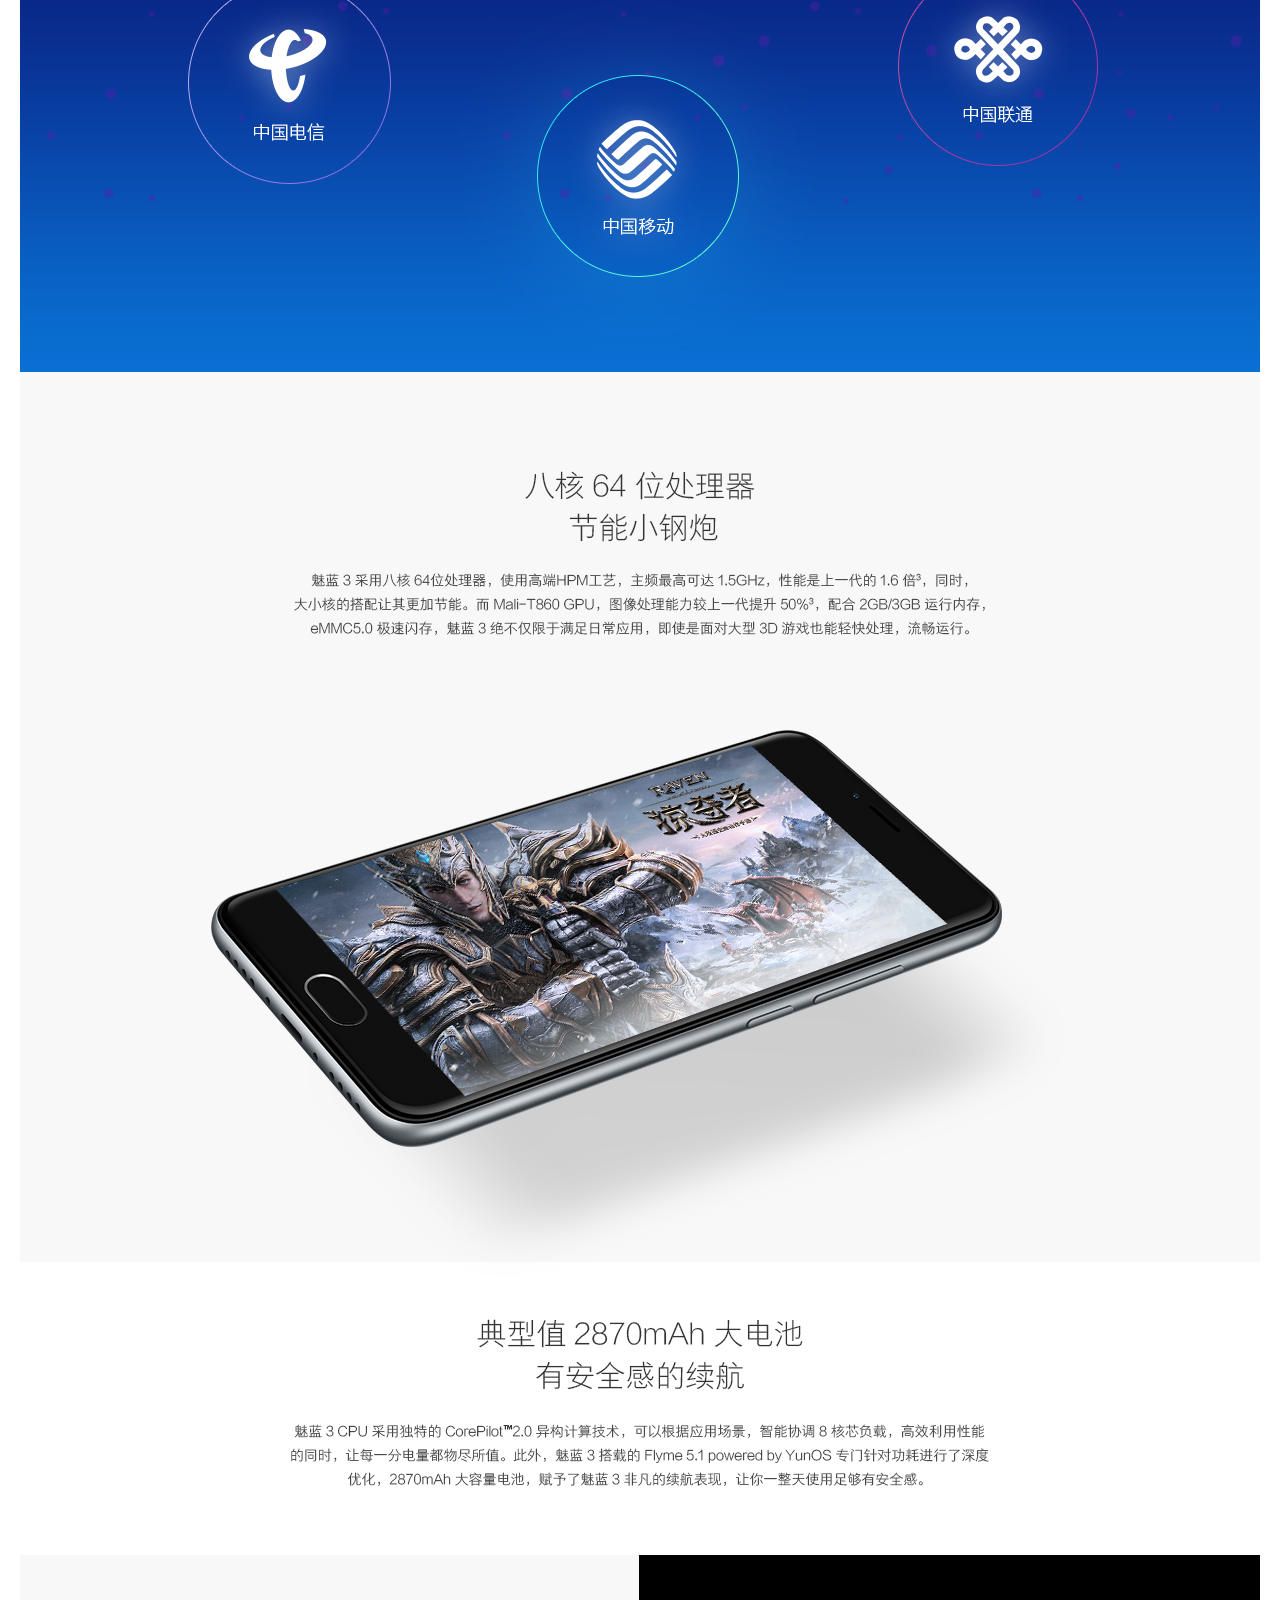
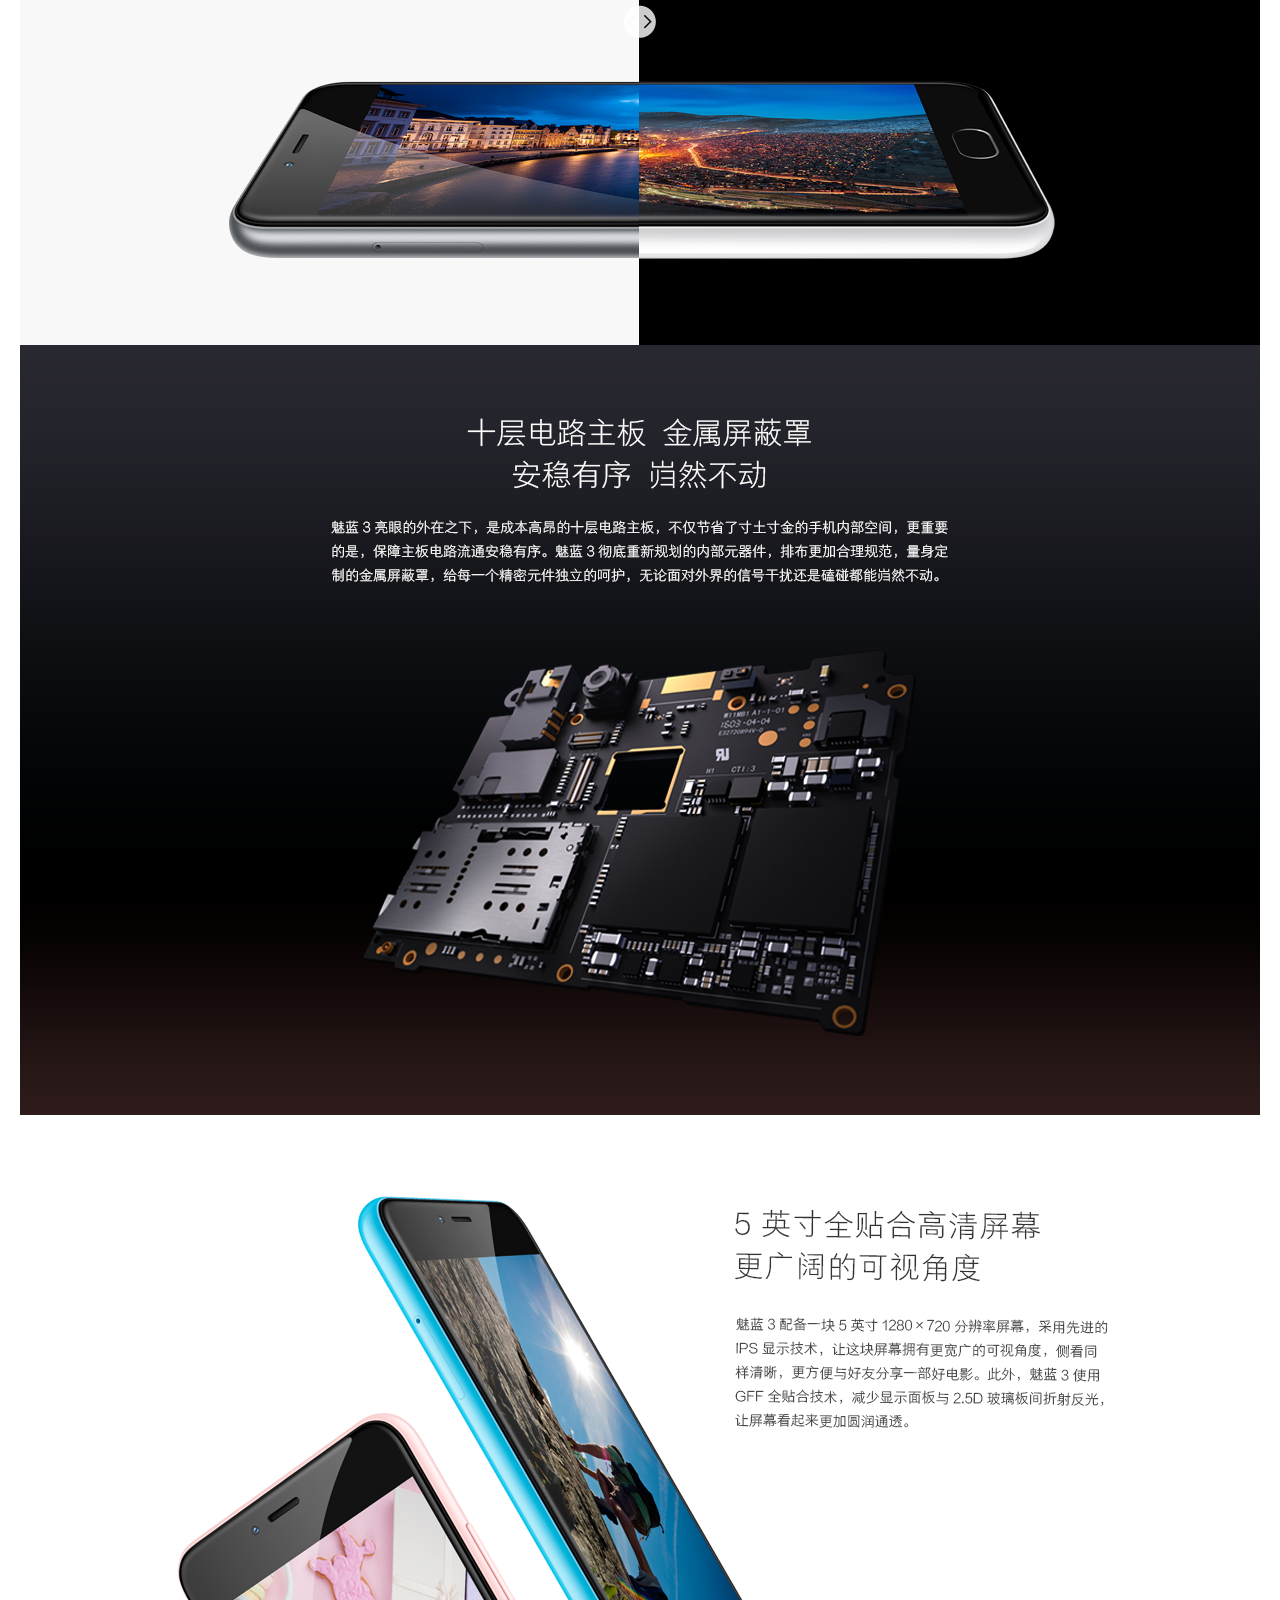
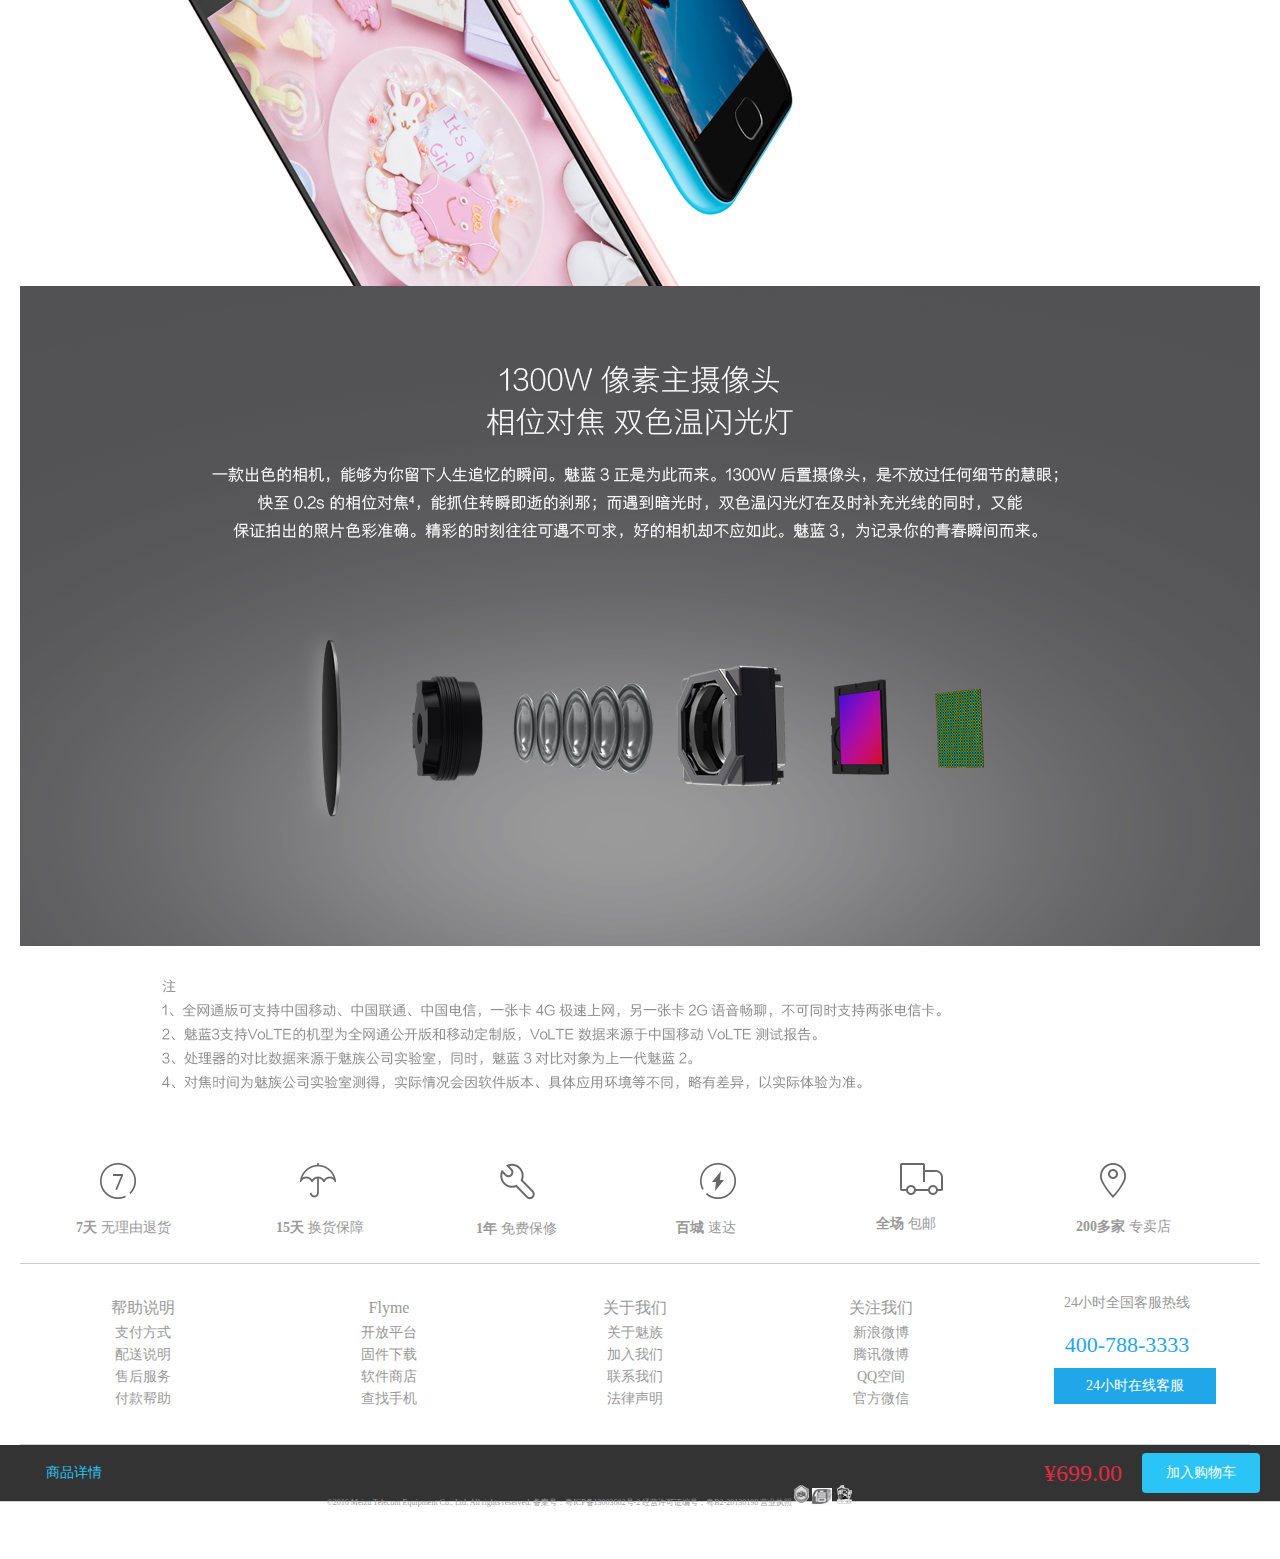
<file: 魅族李锐洁/phone.html>
<!DOCTYPE html>
<html>
	<head>
		<meta charset="UTF-8">
		<title>魅族--魅蓝5礼盒版</title>
		<link rel="stylesheet" type="text/css" href="css/pub.css"/>
		<link rel="stylesheet" type="text/css" href="css/style.css"/>
		<link rel="stylesheet" type="text/css" href="css/phone.css"/>
        <link href="//store.res.meizu.com/resources/php/store/java/layout/img/favicon-2e71785f44.ico" rel="shortcut icon" type="image/x-icon">
        <link href="//store.res.meizu.com/resources/php/store/java/layout/img/favicon-2e71785f44.ico" rel="icon" type="image/x-icon">
		<script type="text/javascript" src="js/jquery-1.11.0.js" ></script>
		<script type="text/javascript" src="js/style.js" ></script>
		
		
	</head>
	<body>
		
		
	<!------------导入头部-------------------------->
		<div id="headerr"></div>



<!----------------------------- pnone ----------------------------->


		<div id="phone-con">
			<div class="phone-con">
				<p class="phone-t"><a href="###">首页</a> &gt; <a class="mei3" href="###">魅蓝5 礼盒版</a></p>
				<div class="phone-top-pro">
					<div class="phone-top-left">
						
						
						
							<!----------------金色手机------------------------>
							
						<div class="phone-phone active">	
							<div class="phone-top-pic">
								
								<img src="img/jin2_680x680.jpg" />
																
								<div id="tool" class="tool"></div>
								
							</div>						
							<div class="phone-top-pic-min">
								<ul>
									<li class="active"><img src="img/jin2_680x680.jpg"/></li>
									<li><img src="img/jin3_680x680.jpg"/></li>
									<li><img src="img/jin4_680x680.jpg"/></li>
									<li><img class="img26" src="img/jin1_680x680.jpg"/></li>
								</ul>
							</div>
							<div class="phone-top-pic-big">
								<img class="bigImg" src="img/jin2_680x680.jpg"/>
								
							</div>
						</div>	

						
						
					</div>
					<div class="phone-top-right">
						<h1>魅蓝5礼盒版</h1>
						<h6>礼盒含防爆膜 缤纷保护壳</h6>
						<h5 class="c-price">&yen;699.00</h5>
						<div class="p-r">
							<h4>网络类型：</h4>
							<h4><span class="active">全网通公开版</span></h4>					
							<h4>颜色分类：</h4>
							<h4><span class="active"><a href="###">金色</a><!--</span><span><a href="###">金色</a></span><span><a href="###">灰色</a>--></span></h4>
							<h4>机身内存：</h4>
							<h4><span class="active"><a href="###">16GB</a></span><!--<span><a href="###">32GB</a></span>--></h4>
							<h4>数量：</h4>
							<h4><em><a href="###">-</a></em><i>1</i><em><a href="###">+</a></em><!--<b>(限购1件)</b>--></h4>
							<h3>服务：&nbsp;&nbsp;电子发票</h3>
							<h4>总计:<strong> &yen; 699</strong></h4>
							<h4>您已选择以下商品</h4>
							<h4><div class="p-r-t">魅蓝3 礼盒版 全网通公开版&nbsp;</div><div class="p-r-ys">金色 </div><div class="p-r-rl">  </div><div class="p-r-jg"> ￥699 </div>
							</h4>	
							<p>本商品由 魅族 负责发货，并由 魅族 提供售后服务</p>
							<button class="buy-now">加入购物车</button>
						</div>
					</div>
				</div>
				
				
				
	<!----------------手机内容区----------------------------------->	
			
				<div class="phone-detail">
					<div class="phone-detail-top">
						<ul class="phone-detail-text">
							<li class="active"><a href="###">商品详情</a></li>
							<li><a href="###">规格参数</a></li>
						</ul>
						<!--<ul class="phone-detail-text2">					
							<li >魅蓝3 礼盒版&nbsp;&nbsp;总计: <i>&yen;</i><span>699.00</span></li>
							<li><a href="###">现在购买</a></li>
						</ul>-->
					</div>
					
					
					
					
					
					
					<div class="phone-detail-s">
						<div class="phone-detail-sp active">
							<img src="img/phone-tu1.png" />
							<img src="img/phone-tu2.png" />
							<img src="img/phone-tu3.png" />
							<img src="img/phone-tu4.png" />
							<img src="img/phone-tu5.png" />
							<img src="img/phone-tu6.png" />
							<img src="img/phone-tu7.png" />
						</div>
						
						<div class="phone-detail-sp">
							<table>
	                                <tr><th>品牌</th><td>魅族</td></tr>
	                                <tr><th>型号</th><td>魅蓝3 礼盒版</td></tr>
	                                <tr><th>尺寸</th><td>141.5*69.5* 8.3mm</td></tr>
	                                <tr><th>电池容量</th><td>2870mAh</td></tr>
	                                <tr><th>屏幕尺寸</th><td>5.0英寸</td></tr>
	                                <tr><th>分辨率</th><td> 1280 x 720</td></tr>
	                                <tr><th>运行内存（RAM）</th><td>  2GB（仅限16G版本）、3GB（仅限32G版本）</td></tr>
	                                <tr><th>CPU</th><td> MTK MT6750 处理器</td></tr>
	                                <tr><th>CPU</th><td> ARM Mali T860 图形处理器</td></tr>
	                                <tr><th>重量</th><td>132G</td></tr>
	                                <tr><th>前置摄像头</th><td> 500万像素</td></tr>
	                                <tr><th>后置摄像头</th><td>1300万像素</td></tr>
	                                <tr><th>系统版本</th><td>Flyme 5.1 powered by YunOS</td></tr>
	                                <tr><th>包装清单</th><td><br>主机 x 1<br>电源适配器 x 1<br>保修证书 x 1<br>SIM卡顶针 x 1<br>数据线 x 1<br>全贴合防爆膜 x 1<br>缤纷软胶保护壳 x 1<br><br></td></tr>
	                        </table>
						</div>
					</div>
				</div>
				
				
				
				
				
				
				
			</div>
			
		</div>
		
		<div class="aa" style="clear:both;height:0;overflow:hidden;"></div>
		
	<!---------------------------导入底部-------------------------------------------->
		
		<div id="foot"></div>
		
		
		
	<!-----------------------------吸顶盒-------------------------------------------------->	
		<div class="phone-detail-top-all">
			<div class="phone-detail-top1">
				<ul class="phone-detail-text">
					<li class="active"><a href="###">商品详情</a></li>
					<li><a href="###">规格参数</a></li>
				</ul>
				<ul class="phone-detail-text2">					
					<li >魅蓝3 礼盒版&nbsp;&nbsp;总计: <i>&yen;</i><span class="ceil-price">699.00</span></li>
					<li><a class="buy-now" href="###">加入购物车</a></li>
				</ul>
			</div>
		</div>
        
        
        
        
        
        
        
        
        
        
	
		
	
	
	</body>
</html>
</file>
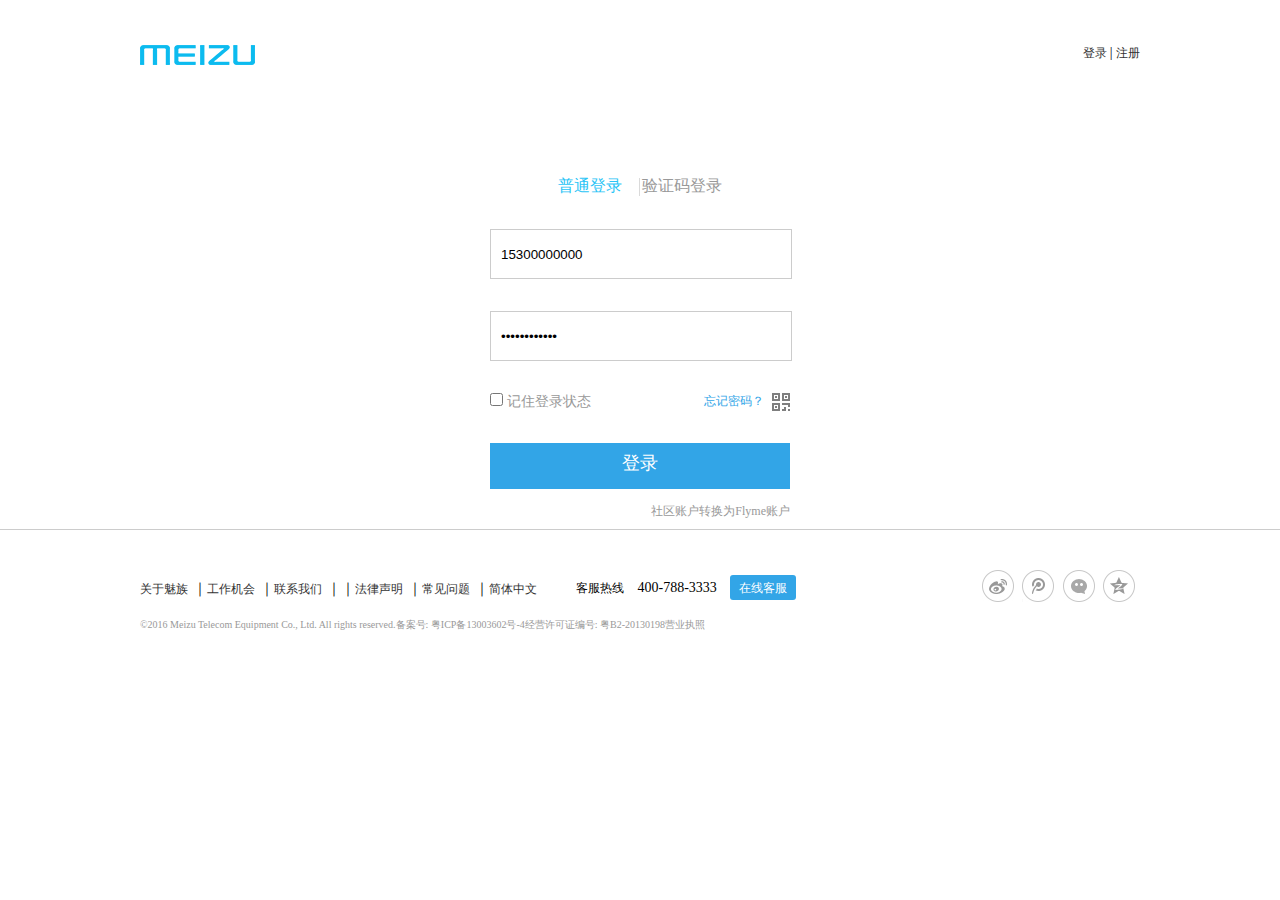
<file: 魅族李锐洁/register.html>
<!DOCTYPE html>
<html>
	<head>
		<meta charset="UTF-8">
		<title>魅族登录</title>
        <link href="//store.res.meizu.com/resources/php/store/java/layout/img/favicon-2e71785f44.ico" rel="shortcut icon" type="image/x-icon">
        <link href="//store.res.meizu.com/resources/php/store/java/layout/img/favicon-2e71785f44.ico" rel="icon" type="image/x-icon">
		<link rel="stylesheet" type="text/css" href="css/register.css"/>
		<script type="text/javascript" src="js/demo02.js"></script>
		<script type="text/javascript" src="js/jquery-1.11.0.js" ></script>
		<script type="text/javascript" src="js/register.js" ></script>

	</head>
	
	<body>
<!--------------------登录——header------------------------------------------->
		<div class="reg-header">
			<div class="reg-header-c">
				<div class="reg-header-logo">
					 <a href="index.html">
			            <img src="img/logo-header.png"/>
			         </a>
				</div>
				<div class="reg-header-right">
					<span><a href="register.html">登录 </a><em>|</em></span>
					<i><a href="register_zc.html">注册</a></i>
				</div>
			</div>
		</div>
<!--------------------登录——con------------------------------------------->		
		<div class="reg-con">
			<div class="reg-con-c">
				<div class="con-header">
					<a  class="active" href="###">普通登录&nbsp;&nbsp;&nbsp;&nbsp;</a>
					<!--<span>&nbsp;&nbsp;|&nbsp;&nbsp;</span>-->
					<a href="###">验证码登录</a>
				</div>
		<!--------------------普通登录---------------->			
				<div class="reg-pt active">
					<div class="reg-box">
						<div class="pt-phone">
							<input type="text" id="pt-phone" placeholder="手机号/Flyme账户名" value="15300000000"/>
							<i class="tip">请输入手机号/Flyme账户名</i>
						</div>
						<em class="error"></em>
					</div>
					<div class="reg-box">
						<div class="pt-password">
							<input type="password" id="pt-password" placeholder="密码" value="w15300000000"/>
							<i class="tip">请输入密码</i>
						</div>
					</div>
					
					<div class="reg-box">
						<div class="pt-checkbox">
							<input type="checkbox" id="pt-checkbox" />
							<span>记住登录状态</span>
							<img class="ewm-x" src="img/reg.jpg" />
							<img class="ewm" src="img/ewm.png" />
							<a href="###">忘记密码？</a>							
							<!--<i class="tip">0000</i>-->
						</div>
						<em class="error"></em>
					</div>
					<div class="reg-box">
						<div class="denglu" onclick=''><a href="###">登录</a></div>	
						<div class="reg-sq">社区账户转换为Flyme账户</div>
					</div>
				</div>
				
		<!--------------------验证码登录---------------->	
				<div class="reg-pt">
					<div class="reg-box">
						<div class="yz-phone">
							<input type="text" id="yz-phone" placeholder="+86" />
							<span></span>
							<input type="text" id="yz-phone1" placeholder="手机号码" />
							<i class="tip">请输入手机号码</i>
						</div>
						<em class="error"></em>
					</div>
					
					<div class="reg-box">
						<div class="yz-yzm">
							<input type="text" id="yz-yzm" placeholder="验证码" />
							<span>获取验证码</span>
							<i class="tip">请输入手机收到的验证码</i>
							<!--<i class="tip">0000</i>-->
						</div>
						<em class="error"></em>
					</div>
					<div class="reg-box">
						<div class="denglu_yz"><a href="###">登录</a></div>
					</div>	
				</div>
				
		
			</div>
		</div>

	<!--<script>
		$(".con-header a").click(function(){
			var index=$(this).index();
			$(".reg-pt").eq(index).addClass("active").siblings().removeClass("active");	
			$(this).addClass("active").siblings().removeClass("active");
		})
		


	</script>-->

<!--------------------reg--footer------------------------------------------->	
		<div class="reg-footer">
			<div class="reg-footer-c">
				<div class="reg-footer-left">
					<a href="###">关于魅族</a>｜<a href="###">工作机会</a>｜<a href="###">联系我们</a>｜｜<a href="###">法律声明</a>｜<a href="###">常见问题</a>｜<a href="###">简体中文</a>
				</div>
				<div class="reg-footer-left">
					<span>客服热线</span>
					<em>400-788-3333</em>
					<i><a href="###">在线客服</a></i>
				</div>
				<div class="reg-footer-img">
					<a href="###"><img src="img/xiao01.jpg"/></a>
					<a href="###"><img src="img/xiao02.jpg"/></a>
					<a href="###"><img src="img/xiao03.jpg"/></a>
					<a href="###"><img src="img/xiao04.jpg"/></a>
				</div>
				<!--<div class="reg-footer-language">
					<a href="###">简体中文</a>
					<a href="###">English</a>
				</div>-->
				<br />
				<br />
				<b>©2016 Meizu Telecom Equipment Co., Ltd. All rights reserved.备案号: 粤ICP备13003602号-4经营许可证编号: 粤B2-20130198营业执照</b>
			</div>			
		</div>
		 
		 
	</body>
</html>
</file>
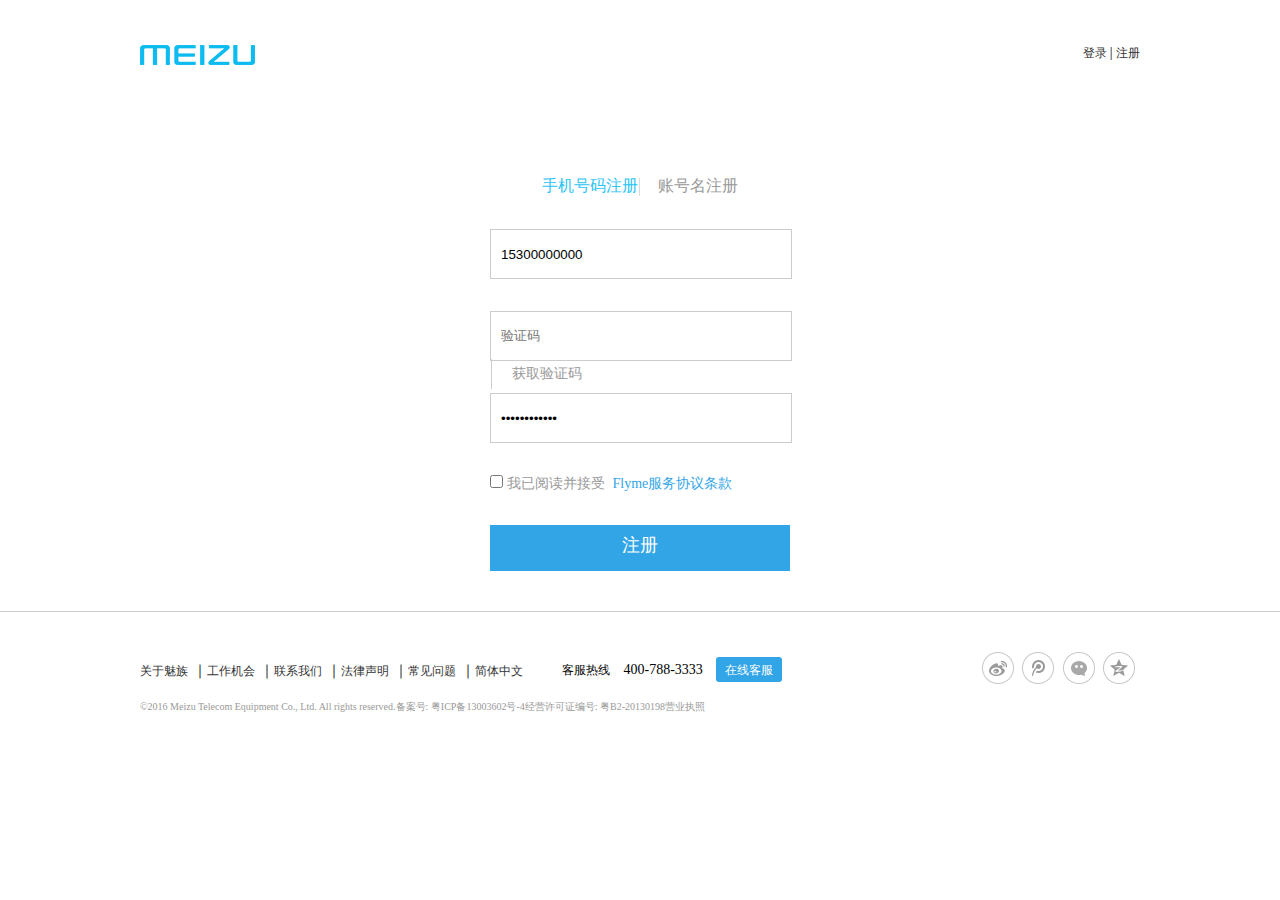
<file: 魅族李锐洁/register_zc.html>
<!DOCTYPE html>
<html>
	<head>
		<meta charset="UTF-8">
		<title>魅族--注册</title>
        <link href="//store.res.meizu.com/resources/php/store/java/layout/img/favicon-2e71785f44.ico" rel="shortcut icon" type="image/x-icon">
        <link href="//store.res.meizu.com/resources/php/store/java/layout/img/favicon-2e71785f44.ico" rel="icon" type="image/x-icon">
		<link rel="stylesheet" type="text/css" href="css/register.css"/>
		<script type="text/javascript" src="js/jquery-1.11.0.js" ></script>
		<script type="text/javascript" src="js/register.js" ></script>
	
	</head>
	
	<body>
<!--------------------登录——header------------------------------------------->
		<div class="reg-header">
			<div class="reg-header-c">
				<div class="reg-header-logo">
					 <a href="index.html">
			            <img src="img/logo-header.png"/>
			         </a>
				</div>
				<div class="reg-header-right">
					<span><a href="register.html">登录 </a><em>|</em></span>
					<i><a href="register_zc.html">注册</a></i>
				</div>
			</div>
		</div>
<!--------------------注册——con------------------------------------------->		
		<div class="reg-con">
			<div class="reg-con-c">
				<div class="con-header">
					<a class="active" href="###">手机号码注册&nbsp;&nbsp;&nbsp;&nbsp;</a>
					
					<a href="###">账号名注册</a>
				</div>
				

		<!--------------------手机号注册---------------->			
				<div class="reg-zc active">
					<div class="reg-box">
						<div class="zc-p-phone">
							<input type="text" id="zc-p-phone" placeholder="手机号/Flyme账户名" value="15300000000"/>
							<i class="tip">输入手机号码，可用于登录和找回密码</i>
						</div>
						<em class="error"></em>
					</div>
					<div class="reg-box">
						<div class="zc-yzm">
							<input type="text" id="yz-yzm" placeholder="验证码" />
							<span>获取验证码</span>
							<i class="tip">请输入手机收到的验证码</i>
						</div>
						<em class="error"></em>
					</div>
					<div class="reg-box">
						<div class="zc-p-password">
							<input type="password" id="zc-p-password" placeholder="密码" value="w15300000000" />
							<i class="tip">长度为8-16个字符，区分大小写</i>
						</div>
						<em class="error"></em>
					</div>
					
					<div class="reg-box">
						<div class="zc-p-checkbox">
							<input type="checkbox" id="zc-p-checkbox" />
							<strong>我已阅读并接受<em href="###">Flyme服务协议条款</em></strong>
							<!--<img  src="img/reg.jpg" />
							<a href="###">忘记密码？</a>-->							
							<i></i>
						</div>	
					</div>
					<div class="reg-box">
						<div class="zhuce"><a href="###">注册</a></div>	
						<!--<div class="reg-sq"><社区账户转换为Flyme账户></div>-->
					</div>
				</div>
				
				
		<!--------------------账号注册---------------->	
				<div class="reg-zc">
					<div class="reg-box">
						<div class="zc-phone">
							<input type="text" id="zc-phone1" placeholder="账号" />
							<input type="text" id="zc-phone" placeholder="@flyme.cn" />
							<i class="tip">长度为4-32个字符，支持数字字母</i>
						</div>
						<em class="error"></em>
						
					</div>
					
					<div class="reg-box">
						<div class="zc-p-password">
							<input type="password" id="zc-p1-password" placeholder="密码" />
							<i class="tip">长度为8-16个字符、且必须包含字母及数字</i>
						</div>
						<em class="error"></em>
					</div>
					
					<div class="reg-box">
						<div class="zc-p-email">
							<input type="text" id="zc-p-email" placeholder="安全邮箱" />
							<i class="tip">用于找回密码，提高账号安全等级</i>
						</div>
						<em class="error"></em>
					</div>
					
					<div class="reg-box">
						<div class="zc-yzm">
							<input type="text" id="yz-yzm1" placeholder="邮箱验证码" />
							<span>获取验证码</span>
							<i class="tip">请输入邮箱收到的验证码</i>
						</div>
						<em class="error"></em>
					</div>
					
					
					
					<div class="reg-box">
						<div class="zc-p-checkbox">
							<input type="checkbox" id="zc-z-checkbox" />
							<strong>我已阅读并接受<em href="###">Flyme服务协议条款</em></strong>
							<!--<img  src="img/reg.jpg" />
							<a href="###">忘记密码？</a>-->
							
							<i></i>
						</div>	
					</div>
					
					
					<div class="reg-box">
						<div class="zhuce_zh"><a href="###">注册</a></div>
					</div>	
				</div>		
				
			</div>
		</div>

	
<!--------------------reg--footer------------------------------------------->	
		<div class="reg-footer">
			<div class="reg-footer-c">
				<div class="reg-footer-left">
					<a href="###">关于魅族</a>｜<a href="###">工作机会</a>｜<a href="###">联系我们</a>｜<a href="###">法律声明</a>｜<a href="###">常见问题</a>｜<a href="###">简体中文</a>
				</div>
				<div class="reg-footer-left">
					<span>客服热线</span>
					<em>400-788-3333</em>
					<i><a href="###">在线客服</a></i>
				</div>
				<div class="reg-footer-img">
					<a href="###"><img src="img/xiao01.jpg"/></a>
					<a href="###"><img src="img/xiao02.jpg"/></a>
					<a href="###"><img src="img/xiao03.jpg"/></a>
					<a href="###"><img src="img/xiao04.jpg"/></a>
				</div>
				<!--<div class="reg-footer-language">
					<a href="###">简体中文</a>
					<a href="###">English</a>
				</div>-->
				<br />
				<br />
				<b>©2016 Meizu Telecom Equipment Co., Ltd. All rights reserved.备案号: 粤ICP备13003602号-4经营许可证编号: 粤B2-20130198营业执照</b>
			</div>			
		</div>
		 
		 
	</body>
</html>
</file>
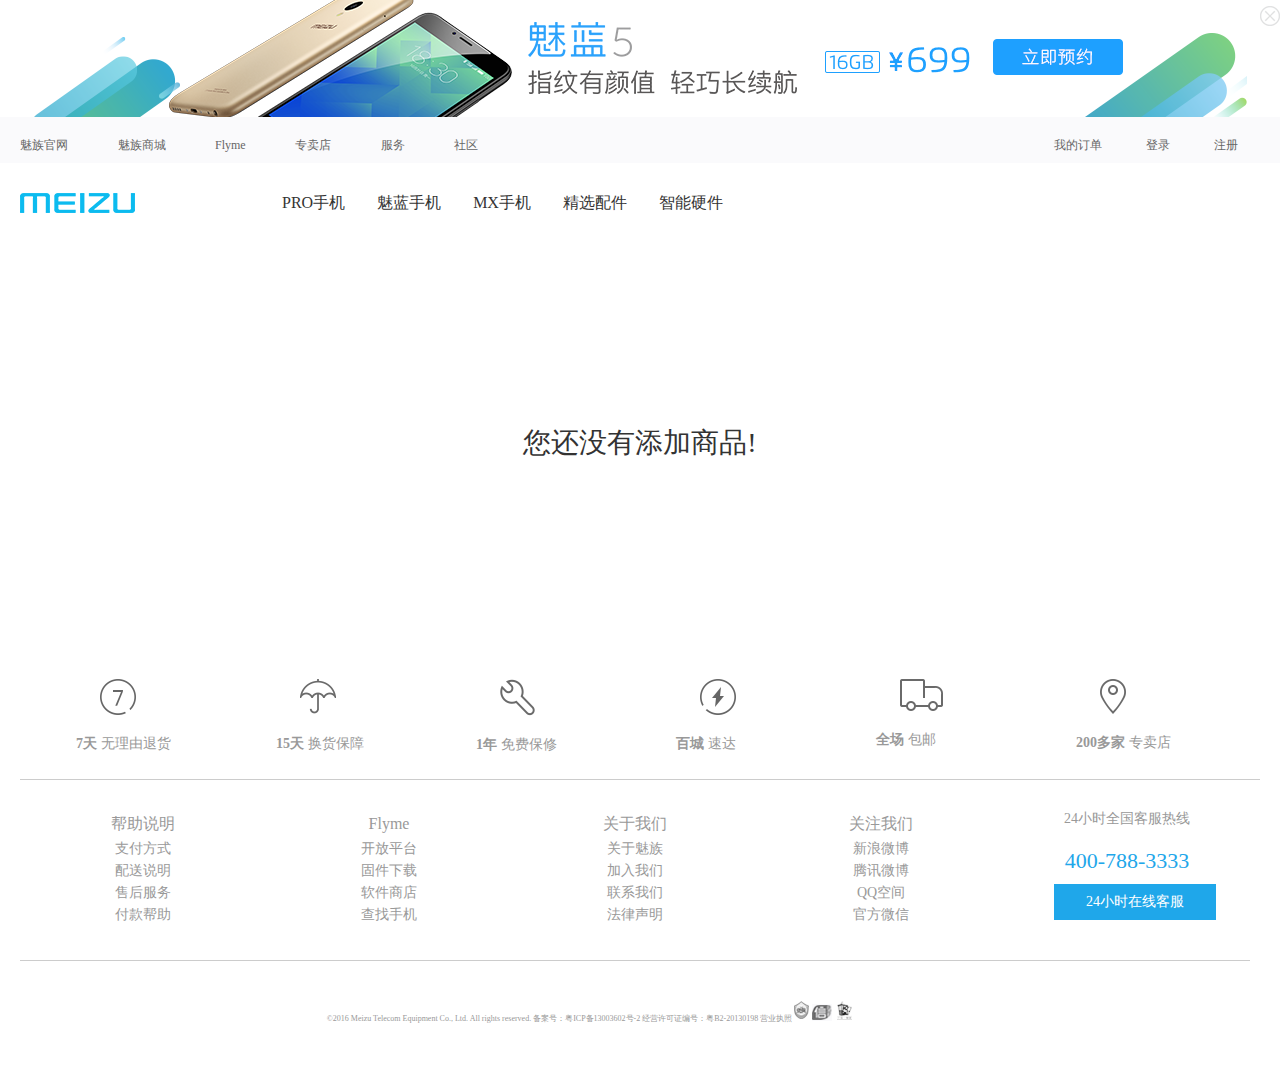
<file: 魅族李锐洁/shopping_cart.html>
<!DOCTYPE html>
<html>
	<head>
		<meta charset="UTF-8">
		<title>魅族--购物车</title>
        <link href="//store.res.meizu.com/resources/php/store/java/layout/img/favicon-2e71785f44.ico" rel="shortcut icon" type="image/x-icon">
        <link href="//store.res.meizu.com/resources/php/store/java/layout/img/favicon-2e71785f44.ico" rel="icon" type="image/x-icon">
		<link rel="stylesheet" type="text/css" href="css/pub.css"/>
		<!--<link rel="stylesheet" type="text/css" href="css/style.css"/>-->
		<link rel="stylesheet" type="text/css" href="css/shopping_cart.css"/>
		<script type="text/javascript" src="js/jquery-1.11.0.js" ></script>
		<script type="text/javascript" src="js/style.js" ></script>
		<script type="text/javascript" src="" ></script>
		<script type="text/javascript" src="js/cookie.js" ></script>
		<script type="text/javascript" src="js/ajax.js" ></script>
		<script>
			
		</script>
	</head>
	<body>
		
		<!-------------导入头部---------------------------->
		<div id="headerr"></div>

	
	<!-----------------------购物车----------------------------------->
	
		<div class="shopping-cart">
			
			
			<!--<ul class="pList">
				
			</ul>-->
			<h2 style="display:none;padding:50px 0;"><img src="img/gwt.jpg"/></h2>
			<h3 style="display:none;padding:40px 0 20px">确认订单信息</h3>
			
			<table>
				<thead style="display:none;">
					<tr>
						<th class="th-pro">商品</th>
						<th class="th-count">单价</th>
						<th class="th-count">数量</th>
						<th class="th-count">小计</th>
						<th class="th-count">操作</th>
					</tr>
				</thead>
				<tbody class="pList">
					<!--<tr>
						<td></td>
						<td></td>
						<td></td>
						<td></td>
					</tr>-->
				</tbody>
				
				
			</table>
			
			<div class="payment" style="display:none;">			
				<ul>
					<li>总金额<span></span></li>
					<li>优惠总额<span>0</span></li>
					<li>运费<span>0</span></li>
					<li class="line">应付<span>66</span></li>
					
					<li><a href="tj.html" target="_blank">提交订单</a></li>
				</ul>
				
			</div>
			

		</div>
	
		<!--<script>
			$(function(){
				

				
			})
		</script>-->
	

	
	
		<div id="foot"></div>




	</body>
</html>
</file>
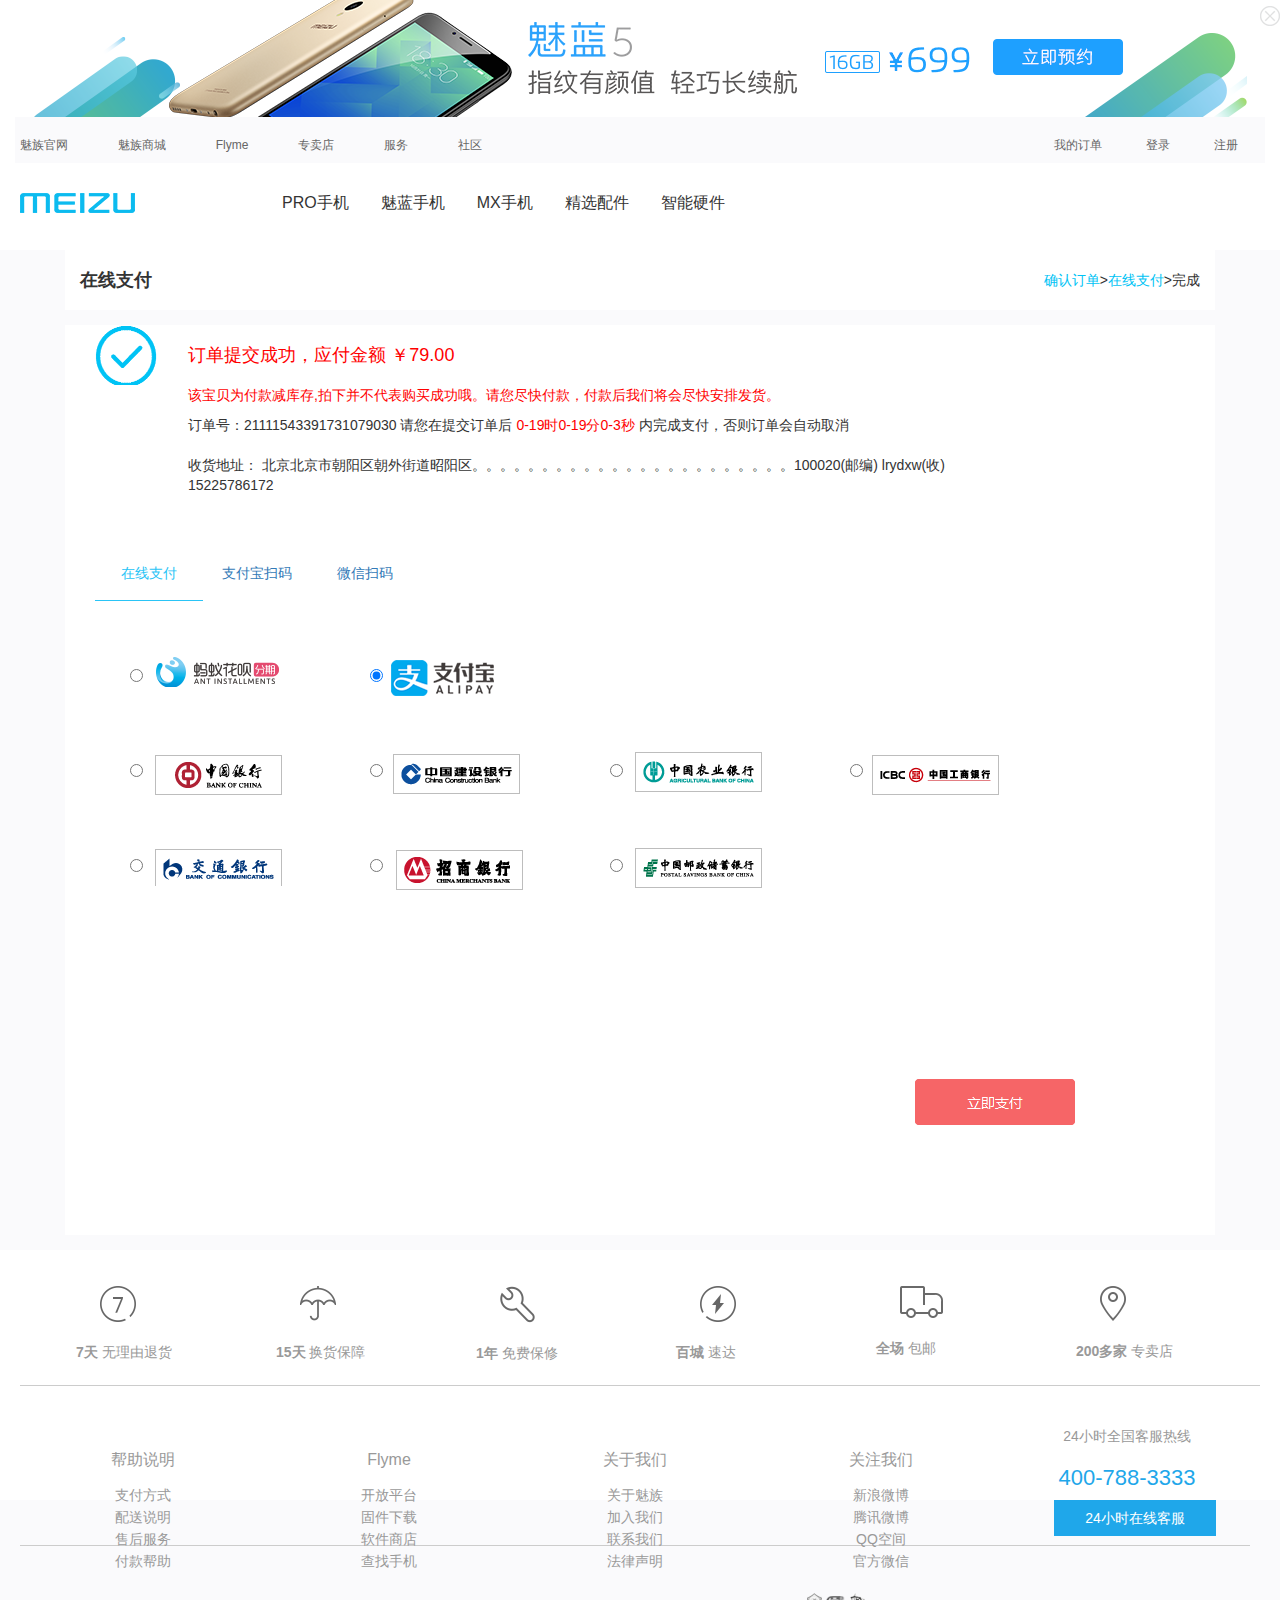
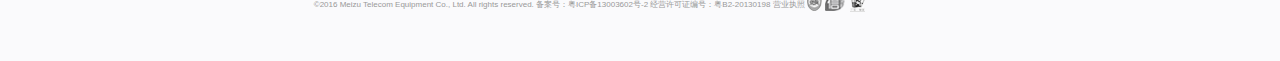
<file: 魅族李锐洁/tj.html>
<!DOCTYPE html>
<html>
	<head>
		<meta charset="utf-8" />
		<title>提交订单</title>
		<link rel="stylesheet" type="text/css" href="css/style.css"/>
		<link rel="stylesheet" type="text/css" href="css/pub.css"/>
	
		
		<link rel="stylesheet" type="text/css" href="css/bootstrap.min.css"/>
	
        <link href="//store.res.meizu.com/resources/php/store/java/layout/img/favicon-2e71785f44.ico" rel="shortcut icon" type="image/x-icon">
        <link href="//store.res.meizu.com/resources/php/store/java/layout/img/favicon-2e71785f44.ico" rel="icon" type="image/x-icon">
		<script type="text/javascript" src="js/jquery-1.11.0.js" ></script>
		<script type="text/javascript" src="js/style.js" ></script>
		<script src="js/bootstrap.min.js" type="text/javascript" charset="utf-8"></script>
		<script>
		function FreshTime(){
			var nowtime = new Date();
			var endtime=new Date("2016/11/20,24:00:00");//结束时间new Date("2016/11/20,12:20:12")
			//当前时间
			
		    var lefttime=parseInt((endtime.getTime()-nowtime.getTime())/1000); 
		    d=tool(parseInt(lefttime/3600/24));
		    h=tool(parseInt((lefttime/3600)%24));
		    m=tool(parseInt((lefttime/60)%60));
		    s=tool(parseInt(lefttime%60));
		    a=tool(0);
		    
			//document.getElementById("LeftTime").innerHTML="还剩" + d+"天"+h+"小时"+m+"分"+s+"秒";
			var times=$(".lefttime");
			
			for(var i=0;i<times.length;i++){
				//$(".LeftTime").eq(i).html("剩余" + d+"天"+h+"小时"+m+"分"+s+"秒");
				$(".xiaoshi").html(h);
				$(".fenzhong").html(m);
				$(".miao").html(s);
				if(lefttime<=0){
				    //$(".lefttime").html=("团购已结束");
				    clearInterval(sh);
				    $(".xiaoshi").html(a);
					$(".fenzhong").html(a);
					$(".miao").html(a);
				}
			}
			
		}
			function tool(num){
		 	if(num < 10){
		 		return "0" + num;
		 	}
		 	return num;
		}
		
		var arrs;
		var fenlei;
	window.onload=function(){
		
		FreshTime();
		var sh;
		sh=setInterval(FreshTime,1000);}
		</script>
		<style>
			body{
				background-color: #FAFAFC;
			}
			.container{
				width:1150px;
				
				min-height:700px;
				height:auto!important;
				height:700px;
			}
			.container-fluid{
				background-color: #fff;
				height:250px;
			}
			.col-md-1{
				
			}
			.col-md-3{
				height:60px;
				background-color: #fff;
				
			}
			.col-md-9{
				margin:15px 0px;
				height:60px;
				background-color: #fff;
			}
			.col-md-12{
				margin:15px 0px;
				
				
				background-color: #fff;
			}
			.loginbox{
				border:coral solid 1px;
				height:400px;
				}
			.phone-detail-text{
				width:1240px;
				height:56px;
				/*float:left;*/
				/*border-bottom:1px solid #ccc;*/	
			}
			.phone-detail-text li{
				float:left;	
				width:108px;
				height:56px;
				display:block;
				line-height:56px;
				text-align:center;
				
			}
			.phone-detail-text li.active{
				color:#2ac4f6;
				border-bottom:1px solid #2ac4f6;
				width:108px;
				height:56px;
				display:block;
				line-height:56px;
				text-align:center;
			}

			.phone-detail-text li.active a{
				color:#2AC4F6;
			}
			
			/*---------table---------------*/
			
			.phone-detail-s{
				margin-top:40px;
				
				/*width:1240px;*/
			}
			.phone-detail-sp{
				display:none;
				/*width:1240px;*/
				
			}
			.phone-detail-sp div{
				width:200px;
				height:80px;
				float:left;
				margin:20px 20px;
				position:relative;
			}
			.phone-detail-sp div input{
				position:absolute;
				top:10px;
				
			}
			.phone-detail-sp img:hover{
				opacity:.7;
				fliter:alpha(opacity=70)
			}
			.phone-detail-sp.active{
				display:block;
			}
			.phone-detail-sp table{
				border-collapse:collapse;
				
			}
			
			.phone-detail-sp tr{
				height:50px;	
				border:1px solid #ccc;
			}
			.phone-detail-sp td{
				height:50px;
				
				padding:0 10px 0 10px;
			}
			.phone-detail-sp th{
				width:80px;	
				padding:0 10px 0 10px;
			}
			.lefttime{
				color:red;
			}
			#headerr h4:hover{
			text-decoration:none;
			}
			#headerr h4{
			margin-top:10px;
			text-decoration:none;
			}
		</style>
		<script>
		$(function(){
		$(".img").click(
		function(){
		alert("去支付啦")
		}
		)
		$(".dd").hide();
		$(".i1").click(function(){
		
		$(".dd").slideDown()
		})
		})
		</script>
	</head>
	<body>
		<!-- bootstrap内置样式：容器： container-fluid-->
		
		<div class="container-fluid">
			
		<div id="headerr" style="margin:0px; auto"></div>	
		</div>
		<!-- bootstrap内置样式，容器：container -->
		<div class="container">
			<!-- 内置样式：行 -->
			<div class="row">
				<!-- 内置样式：列；默认12列 -->
				<div class="col-md-9" style="margin:0px 0px">
					<h4 class="h4" style="line-height:40px;"><strong>在线支付</strong></h4>
				</div>
				<div class="col-md-3">
					<p class="text-right" style="line-height:60px;"><span style="color:#00C3F5">确认订单</span>><span style="color:#00C3F5">在线支付</span>>完成</p>
					
				</div>
				
				<div class="col-md-12">
					<div class="col-md-1"><img src="img/dd.png" alt="" /></div>
					<div class="col-md-11" style="overflow:hidden">
						<h4 class="text-left" style="color:red;line-height:40px;">订单提交成功，应付金额 <span>￥79.00</span></h4></div>
					<br/><p style="margin:20px 0 10px 108px ;color:red;">该宝贝为付款减库存,拍下并不代表购买成功哦。请您尽快付款，付款后我们将会尽快安排发货。</p><br />
					<p style="margin:-20px 0 10px 108px ">订单号：21111543391731079030     请您在提交订单后 <span class="lefttime"><span class="xiaoshi">21</span>时<span class="fenzhong">59</span>分<span class="miao">09</span>秒</span> 内完成支付，否则订单会自动取消</p>
					<p class="pp" style="margin:20px 0 10px 108px ;">    </p>
					<p style="margin:10px 0 10px 108px ">收货地址： 北京北京市朝阳区朝外街道昭阳区。。。。。。。。。。。。。。。。。。。。。。。100020(邮编) lrydxw(收)<br />  15225786172</p>
					<div class="col-md-3" style="margin-top:40px;">
						<ul class="phone-detail-text">
							<li class="active" style="float:left;"><a href="###">在线支付</a></li>
							<li style="float:left;"><a href="###">支付宝扫码</a></li>
							<li style="float:left;"><a href="###">微信扫码</a></li>
						</ul>
					</div>
					<div class="col-md-12" style="height:600px;">
						<div class="phone-detail-s">
							
							<div class="phone-detail-sp active col-md-12">
						
  								<div class="radio" style="margin-top:-20px;"><label><input type="radio" name="optionsRadios" /><img src="img/m1.png" /></label></div>
  								<div class="radio" style="margin-right:400px;margin-top:-20px;"><label><input type="radio" name="optionsRadios" checked="checked"/><img src="img/m2.png" /></label></div>
  								<div class="radio"><label><input type="radio" class="i1" name="optionsRadios"/><img src="img/m3.png" /></label></div>
  								<div class="radio"><label><input type="radio" name="optionsRadios"/><img src="img/m4.png" /></label></div>
  								<div class="radio"><label><input type="radio" name="optionsRadios"/><img src="img/m5.png" /></label></div>
  								<div class="radio"><label><input type="radio" name="optionsRadios"/><img src="img/m6.png" /></label></div>
  								<div class="radio"><label><input type="radio" name="optionsRadios"/><img src="img/m7.png" /></label></div>
  								<div class="radio"><label><input type="radio" name="optionsRadios"/><img src="img/m8.png" /></label></div>
  								<div class="radio"><label><input type="radio" name="optionsRadios"/><img src="img/m9.png" /></label></div>
  					
  								<div class="dd" style="margin:10px;width: 710px;">
									<table style=" width: 710px;">
		                                <tr style="font-weight:900;background:#F0F0F0;text-align:center"><th>银行名称 </th><td>限额 </td><td>支持卡种</td><td style="width:80px">客服电话</td></tr>
		                                <tr><th><img src="img/m3.png" /></th><td>储蓄卡：动态口令卡用户单笔限额1000元，每日限额3000元；
	准贷记卡：动态口令卡用户单笔限额1000元，每日限额3000元；移动证书用户无限额。
	（注：农行企业版的支付限额以在银行设置的限额为准）</td><td style="width:120px;text-align:center">借记卡/准贷记卡</td><td>95599</td></tr>
		                            </table>
	                        	</div>
	                        	<img src="img/lj.png" class="img" style="margin:400px 0 0 800px" />
							</div>
							
							<div class="phone-detail-sp col-md-12">
								<img src="img/zz.png" style="margin-left:400px;" />
							</div>
							<div class="phone-detail-sp col-md-12">
								<img src="img/wx.png" style="margin-left:400px;"/>
							</div>
							
						</div>
						
					</div>
				</div>
					
					
					
				</div>
			
			
			</div>
			
		
		</div>
		<div class="container-fluid">
			<div id="foot"></div>
		</div>
	</body>
</html>
</file>
<file: 魅族李锐洁/css/pub.css>
@charset "utf-8";
/* CSS Document */

body,html,ul,ol,dl,li,dt,dd,p,h1,h2,h3,h4,h5,h6,form,input,table,fieldset,legend,img{margin:0; padding:0;}
ul,li{list-style:none;
-webkit-user-select: none;
-moz-user-select: none;
-ms-user-select: none;
user-select: none;}
a{text-decoration:none; color:#333;  font-size:14px;}
img{display:block;}
img,fieldset{border:none;}
body{font-family:"微软雅黑"; font-size:14px;color:#333;}
/*.left{float:left;}
.right{float:right;}*/
.clear{clear:both;overflow:hidden;}
em,i{font-style:normal;}
b,strong,h1,h3,h2,h4{font-weight:100;}


input [type="text"],input[type="password"]{
	text-indent:12px;
}
/*--------top------------*/
.topbar {
	background: #fafafc;
	/*position: relative;
	z-index: 200*/
	height:46px;
}
.mzcontainer{
	margin:0 auto;
	width:1240px;
	
}
.topbar_left{
	float:left;	
}
.topbar_left a{
	display:inline-block;
	color:#666;
	font-size:12px;
	margin:20px 46px 0px 0px;	
}
.topbar_left a:hover{
	color:#00c3f5;
}

/*-------TOP--右边------------------*/
.mz_login,.name{
	display:none;
}
.mz_login.act,.name.act{
	display:block;
}
.name .exit{
	font-size:10px;
	color:#666;
	cursor: pointer;
}

.topbar-order-msg{
	display:none;
}

.topbar_right{
	float:right;
}
.topbar_right li{
	float:left;
}
.topbar_right li a{
	display:inline-block;
	font-size:12px;
	margin:20px 22px 20px 22px;	
	color:#666;
}
.topbar_right li a:hover{
	color:#00c3f5;
}

/*----------site-header------------*/

.site-header{
	margin:0 auto;
	height:80px;
	position:relative;
	z-index:300;
}
.mzcontainer1{
	width:1240px;
	height:80px;
	margin:0 auto;	
}
.header-logo{
	float:left;
	width:246px;
	padding:30px 0;
}

.header-logo img {
	display: block;
}
.header-nav{
	float:left;	
	height:80px;
	
}
.nav-list{
	line-height:80px;	
}
.nav-list .nav-item{	
	float:left;
	padding:0 16px;
	
	font-size:16px;
	cursor:pointer;
	

}
.nav-list .nav-item.active{
	color:#00C3F5;
}

/*.nav-list .nav-item a{
	font-size:16px;
}
.nav-list .nav-item a.active{
	color:#00C3F5;
}*/
.nav-item-children1{
	position:absolute;
	left:60px;
/*	transition:width 1s linear;
	animation:0.8s ease 0s normal forwards 1 running menu-product-item-animate:0.5s
*/	}
.nav-item-children{
	width:100%;
	height:202px;
	position:absolute;
	background:#fff;
	left:0px;
	top:80px;
	z-index:500;

	display:none;
}
.nav-item-children1{
	
	margin:0 auto;
	}
.nav-item-children1 ul{
	width:1500px;
	
	margin:0 auto;
	}

.nav-item-children.active{
	margin:0 auto;
	height:202px;
	position:absolute;
	background:#fff;
	left:0px;
	top:80px;
	z-index:500;

	display:block;
}


.menu-product-item img{
	width:90px;
	height:108px;
}
.nav-item-children li{
	
	float:left;
	margin-left:128px;
	padding-top:26px;
	
}
.menu-product-item p{
	
	text-align: center;
	margin:-20px 0;
}
.menu-product-item p:hover{
	text-decoration:none;
	color:#00C3F5;
}
.menu-product-item h4{
	text-align: center;
	color:red;
	font-size:16px;
	margin:-50px 0;
	/*font-weight: 600;*/
	
}



	
	/*----公共底部---*/
	.site-footer{
		width:100%;
	}
	.con{
		width:1240px;
		/*height:800px;*/
		margin:0 auto;
		/*border:1px solid #ccc;*/
		/*background:red;*/
	}
	.serve{
		height:136px;
		width:1240px;
		border-bottom:1px solid #ccc;
	}
	.serve li{
		float:left;
		/*line-height:136px;*/
		color:#999;
		/*border-bottom: 1px solid #ccc;*/
		padding-top:36px;	
		width:200px;
		height:100px;
	}
	.serve li img{
		padding-left:80px;
		margin-bottom: 20px;
	}
	.serve li span{
		padding-left:56px;
		display:inline;
		font-weight: 600;
	}
	
	.about{
		width:1240px;
	}
	.about_1{
		width:246px;
		height:150px;
		color:#999;
		border-bottom:1px solid #ccc;
		float:left;
		padding-top:30px;
		text-align:center;
	}
	
	.about_1 h3{
		text-align:center;
		font-size:16px;
		line-height:28px;
	}
	.about_1 ul{
		text-align:center;
		font-size:14px;
		line-height:22px;	
	}
	.about_1 a{
		color:#999;
	}
	.about_1 h2{
		font-size:22px;
		color:#1fa7ea;		
		margin:20px 0 10px 0;	
	}
	.about_1 span{
		width:162px;
		height:36px;
		display:block;
		background:#1fa7ea;
		line-height:36px;
		margin-left:50px;
	}
	.about_1 span a{
		color:#fff;
	}
	.foot_end{
		width:1140px;
		height:112px;

	}
	.foot_end p{
		line-height:112px;
		text-align:center;
		color:#999;
		font-size:8px;
	}
	.foot_end img{
		display:inline;
	}
/*购物车*/
#car{width: 340px;height: 210px;border: 1px solid red;position: absolute;top:35px;right: 0px;display:none;z-index: 1;}
#car .up{height: 160px;width: 340px;background: #fff;overflow-y: scroll;overflow-x: hidden;}
#car .up li{width: 330px;}
#car .down #tiao1{text-align: center;font-size: 16px;position: absolute;top: 60px;left: 105px;display: none;}

/*商品*/
#acart li {border-bottom: 1px dashed #ccc;height: 65px;width: 320px;padding: 10px;}
#acart li img{float: left;width: 58px;height: 58px;border: 2px solid #ccc;margin-right: 10px;}
#acart li .zh{width: 59%;float: left;height: 20px;color: #999;line-height: 20px;}
#acart li .you{float: left;height: 20px;line-height:20px;margin-top: 22px;}
#acart li .you .price{font-size: 16px;color:#ff647c;}
#acart li .you .gs{font-size: 13px;color: #999;}
/*购物车下方数值*/
#car .down{height: 49px;width: 340px;line-height: 49px;background: #fff9fb;border-top: 1px solid #ccc;padding: 0 !important;margin: 0;}
#car .down li.tt{}
#car .down #li11{margin-left: 10px;}
#car .down #li21{font-size: 16px;color:#FF647C;cursor: pointer;}
#car .down #li31{position: absolute;left: 160px;bottom: 0px;;}

#car .down #li41 a{color: white;}
</file>
<file: 魅族李锐洁/css/style.css>
@charset "utf-8";
/* CSS Document */

body,html,ul,ol,dl,li,dt,dd,p,h1,h2,h3,h4,h5,h6,form,input,table,fieldset,legend,img{margin:0; padding:0;}
ul,li{list-style:none;-webkit-user-select: none;
-moz-user-select: none;
-ms-user-select: none;
user-select: none;}
.l{float:left;}
.r{float:right;}
a{text-decoration:none; color:#333;  font-size:14px;}
a:hover{color:#00c3f5;}
img{display:block;}
img,fieldset{border:none;}
body{font-family:"微软雅黑";color:#333; font-size:14px;}
/*.left{float:left;}
.right{float:right;}*/
.clear{clear:both;overflow:hidden;}
em,i{font-style:normal;}
b,strong,h1,h3,h2,h4,h5,h6{font-weight:100;}



/*-------------------------------主页二级菜单-----------------------------*/
	/*.container{
		width:1240px;
		height:500px;
		margin:0 auto;
	}*/

			.LoutiNav{
				position: fixed;
				top:300px;
				left: 25px;
				z-index:501;
				display: none;
			}
			
			.LoutiNav ul li{
				width: 30px;
				height: 30px;
				border:1px solid #ccc;
				text-align: center;
				line-height: 32px;
				cursor: pointer;
				color:#666
				
			}
			.LoutiNav ul li .mark2{
				display: none;
			}
			.LoutiNav ul li.a{
				background-color: #00c3f5;
				border-bottom:4px solid orange;
				color:#000
				
			}
			.LoutiNav ul li.a .mark1{
				display: none;
			}
			.LoutiNav ul li.a .mark2{
				display: block;
			}
			.LoutiNav ul li:hover{
				background-color: #00c3f5;
				dont-size:20px;
				color: #fff;
			}
			.LoutiNav ul li:hover .mark1{
				display: none;
			}
			.LoutiNav ul li:hover .mark2{
				display: block;
			}
			.LoutiNav ul li+li{
				border-top:none ;
			}
			.LoutiNav ul li.last{
				background-color: ;
				color: #fff;
			}
			/*---------------*/
			.last{
			  position: relative;
				}
			.last:hover{
			  position: relative;
				}
			.last img{
			  transition: top 0.3s;
			  -moz-transition: top 0.3s;
			  -o-transition: top 0.3s;
			  -webkit-transition: top 0.3s;
			  position: absolute;
			  top:4px;
			}
			.last img:hover {
			  position: absolute;
			  top:0px;
			}

/*------banner--------------*/
			.big-box {
				width: 2500px;
				height: 480px;
				overflow: hidden;
				
				margin: 0 auto;
				position: relative;
				/*border:1px solid black;*/
			}
			
			.big-box .inner-box {
				/*width: 30000px;*/
				position: absolute;
				/*left: -764px;*/
			}
			
			.big-box .inner-box .box-item {
				float: left;
			}
			
			.big-box .controls {
				position: absolute;
				bottom: 10px;
				right: 400px;
				
			}
			
			.big-box .controls ul li {
				width: 10px;
				height: 10px;
				float: left;
				border: 1px solid #CCCCCC;
				border-radius: 13px;
				cursor: pointer;
			}
			
			.big-box .controls ul li.active {
				background-color:#00c3f5;
			}
			
			.big-box .controls ul li+li {
				margin-left: 10px;
			}
			
			.left1,.right1 {
				width: 30px;
				height: 70px;
				line-height: 70px;
				/*background-color: #000;*/
				/*opacity: 0.5;
				filter: alpha(opacity=50);*/
				position: absolute;
				top: 50%;
				margin-top: -25px;
				font: bold 30px/70px sans-serif;
				color: #fff;
				cursor: pointer;
			}
			.left1:hover,.right1:hover {
				background:rgba(0,0,0,.6)
				}
			
			.right-bj,.left-bj{
				width: 30px;
				height: 70px;
				line-height: 70px;
				background:#666666;
				position: absolute;
				top: 50%;
				margin-top: -25px;	
				display: block;
				opacity: 0.5;
				filter: alpha(opacity=50);
			}
			.right-bj{
				right:10px;
				z-index:500;
			
			}
			.left-bj{
				left: 400px;
				z-index:500;
			}
			
			/*.right-bj.active,.left-bj.active{
				display: block;
			}*/
			/*.left:hover,
			.right:hover {
				opacity: 0.9;
			}*/
			
			.left1 {
				left: 400px;
				z-index:500;
			}
			
			.right1 {
				right: 10px;
				z-index:500;
			}	








	/*----------banner-------------*/
	
	/*#banner{
		position:relative;
		height:480px;
	}
	#banner img{
		filter:alpha(opacity=100);
		opacity:1;
	}
	.banner-pic{
		position:absolute;
		top:0;
		width:100%;
		height:480px;
		display:block;
	}
	.small_banner{
		position:relative;
		margin:0 auto;
		width:1200px;
		height:480px;
	}
	.small_banner span{
		position:absolute;
		top:200px;
		width:30px;
		height:60px;
		font-size:20px;
		color:#fff;
		background:#333;
		text-align:center;
		line-height:60px;
		display:none;
	}
	.sLeft{
		left:350px;
		
	}
	.sRight{
		right:50px;
	}*/
	
	
	
	
	
/*	#banner{width:100%;
		height:480px;
		margin:0 auto;
		position:relative;
		
		background:red;
		
		
		
	}
	.banner-pic{
		width:100%;
		height:480px;
	}*/
#big_box1,.box-item{
		margin:0 auto;
		width:1900px;
		height:350px;
		
		}
	.box-item img{
		width:1900px;
		height:350px;
		}



/*	.inner-box{
		width:100%;
		}
	.inner-box img{
		width:100%;
		}*/
	.menus-all{
		margin-top:10px;
		padding:20px 0px 20px 30px;
		
	}
	.menus-all:hover{
		background:#fff;
	}
	.bigBox{
		position:absolute;
		height:480px;
		/*width:1240px;*/
		/*margin:0 auto;*/
		z-index:100;
		left:10px;
		top:-480px;
	}

	.menus{
		width:244px;
		height:350px;
		position:absolute;
		left:5px;
		top:130px;
		background:#d7d4d4;
		opacity:0.7;
		filter:alpha(opacity:70);
	}
	.menus ul li{
		padding:10px 0px 10px 30px;
		
	}

	.menus ul li.active{
		background-color:#fff;
	}

	.contents{
		width:500px;
		height:350px;
		position:absolute;
		text-align:center;
		left:249px;
		top:130px;
		overflow:hidden;
	}
	.contents .submenu{
		width:100%;
		height:100%;
		color:#fff;
		border:1px solid #ccc;
		background:#fff;
		z-index:1001;
		
		/*background-color:purple;*/
		display:none;
	}
	.contents .submenu.active{
		display:block;
		z-index:1001;
	}
	
	.submenu ul{
		width:250px;
		background:red;
	}
	
	.submenu li {
		float:left;
		padding:12px 14px;
	}
	.submenu li img{
		width:26px;
		height:26px;
		float:left;	
	}
	.submenu li span{
		display:inline-block;
		height:46px;
		line-height:46px;
		padding-left:10px;
	}
	.submenu li span:hover{
		color:skyblue
	}
	.submenu-pic img{
		height:350px;
		}
/*----------------------------------主页 活动图 ---------------------------------*/	
	
	.site-hd{
		width:1240px;
		height:140px;
		margin:0 auto;
		position: relative;
	}
	.site-hd .site-hd-ul li{
		float:left;
		margin:4px;
		width:240px;
		height:140px;
	}
	.site-hd-1 dl{
		float:left;
		width:112px;
		height:70px;
		text-align:center;
		/*padding-top:5px;*/
	}
	.site-hd-1 dl img{
		width:26px;
		height:26px;
		margin-left:45px;
		margin-bottom:5px;
	}

/*----------------------------------主页 无缝滚动---------------------------------*/	
	.site-gun,.site-phone{
		width:100%;
	}
	.site-gun1,.site-phone1{
		width:1240px;
		height:470px;
		margin:0 auto;
	}
	.site-gun-title h2{
		margin-top:40px;
		float:left;
		font-size:24px;
		font-weight: 600;
	}
	.site-gun1 span{
		float:right;
		display:inline;
		margin-left:6px;
	}
	.site-gun-title{
		width:1240px;
		height:94px;
	}
	/*.site-gun-title a{
		display:inline;
	}*/
	.site-gun-left,.site-gun-right{
		width:30px;
		height:30px;
		border:1px solid #ccc;
		line-height:30px;
		text-align: center;
		margin-top:40px;
	}
	.site-gun-img{
		height:342px;
		width:1240px;
		position:relative;
		overflow:hidden;
		/*border:1px solid #ccc;*/
	}
	
	
	/*---------无缝滚动图片-------------*/
	.site-gun-img-big{
		height:342px;
		width:3720px;
		position:absolute;
		left:0;
		top:0;
	}
	
	.site-gun-img-1{
		width:246px;
		height:340px;
		border:1px solid #ccc;
		float:left;
	}
	.site-gun-img-1 img{
		margin:34px;
	}
	.site-gun-img-1 h3{
		text-align: center;
		font-size:14px;
	}
	.site-gun-img-1 h4{
		text-align: center;
		color:#ccc;
		font-size:12px;
		margin:8px 0;
	}
	.site-gun-img-1 h5{
		text-align: center;
		color:#f14361;
		font-size:14px;
	}
	
	.site-gun-img-big{
		height:342px;
		width:3720px;
		position:absolute;
		left:0;
		top:0;
	}
	
	.site-gun-img-1{
		width:246px;
		height:340px;
		border:1px solid #ccc;
		float:left;
	}
	.site-gun-img-1 img{
		margin:34px;
	}
	.site-gun-img-1 h3{
		text-align: center;
		font-size:14px;
	}
	.site-gun-img-1 h4{
		text-align: center;
		color:#ccc;
		font-size:12px;
		margin:8px 0;
	}
	.site-gun-img-1 h5{
		text-align: center;
		color:#f14361;
		font-size:14px;
	}
	
	
/*---------------main---------------------------------------------------------------------------------*/	
	
	
	.main{
		background:#f4f4f4;
		width:100%;
	}
	
	
	/*-------单独图片--------*/
	.site-pic{
		width:1240px;
		margin:0 auto;
		height:150px;
	}

	.site-pic2 img{
		height:120px;
		float:left;
		/*padding:30px 0;*/
		padding-top:20px;
	}
	.site-phone3{
		padding-bottom:100px;
	}
	
	
	
/*-------------------------------主页 phone列表--------------------------------------*/
	.site-phone-title span{
		float:right;
		margin-top:48px;
	}
	.site-phone{
		background:#f5f5f5;
	}
	.site-phone1{
		width:1240px;
		height:790px;
		margin:0 auto;
	}
	
	/*----phone图片--------*/
	.phone-one{
		width:244px;
		height:338px;
	}
	
	.site-phone-img{
		position:relative;
		width:1240px;
	}
	.site-phone-img li{
		float:left;
		padding:2px;
	}
	
	.phone-show{
		width:244px;
		height:100px;
		display:none;
		cursor: pointer;
	}
	.phone-one-position{
		position:absolute;
		left:0;
		top:338px;
		width:244px;
		height:100px;
		background:#fff;
		filter:alpha(opacity=90);
		opacity:0.9;
	}
	.phone-one-text{
		position:absolute;
		left:20px;
		top:370px;
		width:148px;
		height:40px;
		background:#ff5a59;
		margin-left:28px;
		margin-bottom:30px;
		text-align:center;
		line-height:40px;
		color:#fff;
		font-size:12px;
	}
	.phone-one-text:hover{
		background:#F33;
		color:#ccc
		}
	.phone-product{
		width:244px;
		height:340px;
		background:#fff;
		font-size:12px;
		position:relative;
		left:0;
		top:0;	
	}
	.phone-product a{
		width:246px;
		height:330px;
		background:#fff;
		font-size:12px;
		position:absolute;
		top:3px;
		left:0;
		display:block;
	}
	
	.phone-product a .fenqi{
		width:40px;
		height:40px;
		background:#f0415f;
		position:absolute;
		color:#fff;
		left:188px;
		top:15px;
		line-height:40px;
		text-align:center;
		border-radius:20px;
	}
	
	.phone-product a .xinpin{
		width:40px;
		height:40px;
		background:#00c3f5;
		position:absolute;
		color:#fff;
		left:188px;
		top:15px;
		line-height:40px;
		text-align:center;
		border-radius:20px;
	}
	.phone-product a .rxiao{
		width:40px;
		height:40px;
		background:#f59646;
		position:absolute;
		color:#fff;
		left:188px;
		top:15px;
		line-height:40px;
		text-align:center;
		border-radius:20px;
	}
	
	.phone-product a:hover{
		box-shadow: 0 0 8px 5px #ccc;
	}
	
	.phone-product img{
		margin-left:30px;
		padding-top:30px;	
	}
	.phone-product p{
		text-align:center;
		font-size:12px;
		margin-top:40px;
	}	
	.phone-product h3{
		text-align:center;
		font-size:12px;
		line-height:26px;
		color:#f14361;
	}		
	.phone-product h3 em{
		
		font-size:12px;
		padding:2px 6px;
		background:#f14361;
		color:#fff;
	}
	.phone-product h4{
		text-align:center;
		color:#f14361;
		
	}
	
	.site-phone2 span{
		float:left;
	}
	.site-phone2 span a{
		padding-left:30px;
	}
	
	
	/*------------活动页面----------------*/
	
	.active-top{
		width:1240px;
		height:62px;
		margin:0 auto;	
		line-height:62px;
		margin-right:150px;
	}
	.active-top p{
		float:right;	
	}
	.active-banner{
		margin:0 auto;
		/*width:1240px;*/
		background:#e2e4fd;
	}
	.active-con{
		background:#ebebeb;
		margin:0 auto;	
	}
	.active-con1{
		
		margin:0 auto;	
		width:1240px;
	}
</file>
<file: 魅族李锐洁/css/phone.css>
@charset "utf-8";
/* CSS Document */

.phone-con{
	width:1240px;
	margin:0 auto;
	
	/*background:red;*/
	border-top:1px solid #ccc;
	/*height:2000px;*/
}
.phone-t{
	height:42px;
	line-height:42px;
}
.mei3{
	color:#999;
}

/*---------top产品详情------------*/

.phone-top-pro{
	height:850px;
	padding-top:26px;

}
.phone-top-left{
	width:680px;
	float:left;
	position:relative;
}



/*------左手机图片切换------------*/

.phone-top-pic .tool{
		/*display:none;*/
		width:200px;
		height:200px;
		background-color:gold;
		filter:alpha(opacity=50);
		opacity:0.5;
		position:absolute;
		left:0;
		top:0;
		display:none;
}

.phone-top-pic-big{
	width:480px;
	height:480px;	
	position:absolute;
	left:680px;
	top:170px;
	border:1px solid #ccc;
	overflow:hidden;
	display:none;
	
}

.phone-top-pic-big img{
	width:1680px;
	height:1680px;
	position:absolute;
	left:0;
	top:0
}


.phone-phone.active{
	display:block;
	position:relative;
}
.phone-phone{
	display:none;	
}

.phone-top-pic{
	width:680px;
	height:680px;
	cursor:move;
	position:relative;
	left:0;
	top:0;
}
.phone-top-pic{
	width:680px;
	height:680px;
	
}

.phone-top-pic-min{
	width:600px;
	height:118px;
	margin-left:80px;
	/*border:1px solid #ccc;*/
}
/*.phone-top-pic-min li{
	margin-left:10px;
}*/
.phone-top-pic-min .active{
	width:118px;
	height:118px;
	float:left;
	/*padding-left:50px;*/
	border-bottom:1px solid #ccc;
}

.phone-top-pic-min img{
	width:118px;
	height:118px;
	float:left;
	/*text-align:center;
	padding-left:50px;*/
}
.phone-top-right{
	float:right;	
}
.phone-top-right h1{
	font-weight: 600;
}
.p-r{
	width:560px;
	border-top:1px solid #ccc;
}
.phone-top-right h6{
	padding:10px 0;
	color:#999;
	font-size:14px;
}
.phone-top-right h5{
	color:#e02b70;
	font-size:14px;
}
.phone-top-right .p-r{
	margin-top:12px;
}
.phone-top-right h4{
	padding:10px 0;
}
.phone-top-right h4 span{
	display:inline-block;
	border:1px solid #ccc;
	width:86px;	
	margin-left:10px;
	line-height: 50px;	
	text-align: center;
	border-radius:8px;
}
.phone-top-right h4 span.active{
	border:1px solid #00C3F5;
}
.phone-top-right h4 em{
	display:inline-block;
	width:40px;
	height:38px;
	line-height:38px;
	border:1px solid #ccc;
	text-align: center;
}
.phone-top-right h4 i{
	display:inline-block;
	width:60px;
	height:38px;
	line-height:38px;
	border-top:1px solid #ccc;
	border-bottom:1px solid #ccc;
	text-align: center;
}
.phone-top-right h4 b{
	/*display:inline-block;*/
	padding-left:26px;
}
.phone-top-right h4 img{
	display:inline-block;
	
}
.phone-top-right h3{
	background:url(../img/piao.png) no-repeat 50px;
	padding:30px 0;	
}

.phone-top-right strong{
	font-size:22px;
	color:red;
	font-weight: 600;
}
.phone-top-right button{
	width:130px;
	height:40px;
	text-align:center;
	line-height:40px;
	color:#fff;
	background:#2ac4f6;
	border:0;
	margin-top:16px;
	border-radius:4px;
}

.p-r-t,.p-r-ys,.p-r-rl,.p-r-jg{
	float:left;
	color:#999;
}
.p-r-rl{
	padding:0 10px;
}
.p-r p{padding-top:10px;color:#999;}


/*------------con-选项卡------------------*/

.phone-detail{
	width:1240px;
	/*height:800px;*/
	
}

/*.phone-detail-top1.ceilbox{
	margin:0 auto;
	width:100%;
}*/
.phone-detail-top-all{
	width:100%;
	background:#333;
	overflow:hidden;
	border-bottom:1px solid #ccc;
}
.phone-detail-top1{
	width:1240px;
	margin:0 auto;
	/*border-bottom:1px solid #ccc;*/
	/*background:red;*/
	overflow:hidden;
}

.phone-detail-top1 .phone-detail-text{
	width:800px;
	height:56px;
	float:left;
	/*border-bottom:1px solid #ccc;*/	
}
.phone-detail-top1 .phone-detail-text li{
	float:left;	
	width:108px;
	height:56px;
	display:block;
	line-height:56px;
	text-align:center;
	
}
.phone-detail-top1 .phone-detail-text li.active{
	color:#2ac4f6;
	border-bottom:1px solid #2ac4f6;
	width:108px;
	height:56px;
	display:block;
	line-height:56px;
	text-align:center;
}

.phone-detail-top1 .phone-detail-text li.active a{
	color:#2AC4F6;
}







.phone-detail-top{
	border-bottom:1px solid #ccc;
	width:1240px;
	overflow: hidden;
	/*position:relative;
	left:0;
	top:0;*/
}
.phone-detail-text2{
	float:right;
	height:56px;
	/*overflow:hidden;*/
}
.phone-detail-text2 li{
	float:left;
	margin-left:20px;
	line-height:56px;
}
.phone-detail-text2 li a{
	display:inline-block;
	width:118px;
	height:40px;
	background:#2ac4f6;
	text-align:center;
	line-height:40px;
	color:#fff;
	border-radius:4px;
}
.phone-detail-text2 i,.phone-detail-text2 span{
	font-size:24px;
	color:#e02b41;
}

/*.phone-detail-text2 .t-money{
	line-height:56px;
}*/



.phone-detail-text{
	width:1240px;
	height:56px;
	/*float:left;*/
	/*border-bottom:1px solid #ccc;*/	
}
.phone-detail-text li{
	float:left;	
	width:108px;
	height:56px;
	display:block;
	line-height:56px;
	text-align:center;
	
}
.phone-detail-text li.active{
	color:#2ac4f6;
	border-bottom:1px solid #2ac4f6;
	width:108px;
	height:56px;
	display:block;
	line-height:56px;
	text-align:center;
}

.phone-detail-text li.active a{
	color:#2AC4F6;
}

/*---------table---------------*/

.phone-detail-s{
	margin-top:40px;
	/*width:1240px;*/
}
.phone-detail-sp{
	display:none;
	/*width:1240px;*/
	
}
.phone-detail-sp.active{
	display:block;
}
.phone-detail-sp table{
	border-collapse:collapse;
	width:1240px;
}

.phone-detail-sp tr{
	height:50px;	
	border:1px solid #ccc;
}
.phone-detail-sp td{
	height:50px;
	border:1px solid #ccc;
	padding-left:40px;
}
.phone-detail-sp th{
	width:298px;	
}
/*========cfix===============*/
#cfix{width:70px ;height:180px;background:#fff;position:fixed;bottom: 100px;right: 10px;border: 1px solid #ccc;z-index: 1;}
#cfix li.cf{height: 44px;width: 70px;border-bottom: 1px solid #ccc;cursor: pointer;}
#cfix li.ccar{background: url(img/cars1.png) no-repeat 25px 12px;position: relative;}
#cfix li.ccar:hover{background:#ff647c url(img/cars.png) no-repeat 25px 12px;}
#cfix li.phone{background: url(img/phone0.png) no-repeat 28px 12px;position: relative;}
#cfix li.phone:hover{background:#ff647c url(img/phone1.png) no-repeat 28px 12px;}
#cfix li.kefu{background: url(img/ren1.png) no-repeat 26px 12px;}
#cfix li.kefu:hover{background:#ff647c ;}
#cfix li.kefu a{text-align:center;line-height: 44px;color: white;text-decoration: none;font-size: 14px;font-weight: bold;padding-left: 7px;}
#cfix li.back{background: url(img/up.png) no-repeat 25px 12px;}
#cfix li.back:hover{background:#ff647c ;}
#cfix li.back a{text-align:center;line-height: 44px;color: white;text-decoration: none;font-size: 14px;font-weight: bold;padding-left: 7px;}
#cfix .sz{height: 20px;width: 20px;text-align: center;border-radius: 50%;background: greenyellow;position: absolute;top: 2px;right: 5px;display: block;}
/*购物车*/
#ccars{width: 340px;height: 210px;border: 1px solid red;position: absolute;top:-90px;right: 68px;display:none;z-index: 1;}
#ccars .up{height: 160px;width: 340px;background: #fff;overflow-y: scroll;overflow-x: hidden;}
#ccars .up li{width: 330px;}
#ccars .down #tiao{text-align: center;font-size: 16px;position: absolute;top: 60px;left: 105px;display: none;}

/*商品*/
#xcars li {border-bottom: 1px dashed #ccc;height: 65px;width: 320px;padding: 10px;}
#xcars li img{float: left;width: 58px;height: 58px;border: 2px solid #ccc;margin-right: 10px;}
#xcars li .zh{width: 59%;float: left;height: 20px;color: #999;line-height: 20px;}
#xcars li .you{float: left;height: 20px;line-height:20px;margin-top: 22px;}
#xcars li .you .price{font-size: 16px;color:#ff647c;}
#xcars li .you .gs{font-size: 13px;color: #999;}
/*购物车下方数值*/
#ccars .down{height: 49px;width: 340px;line-height: 49px;background: #fff9fb;border-top: 1px solid #ccc;padding: 0 !important;}
#ccars .down #li1{margin-left: 10px;}
#ccars .down #li2{font-size: 16px;color:#FF647C;cursor: pointer;}
#ccars .down #li3{position: absolute;left: 160px;bottom: 0px;;}
#ccars .down #li4{height: 35px;width: 120px;border-radius: 5px;line-height: 35px;text-align: center;margin-top: 5px;margin-right: 5px;color: white;background:#ff647c url(../images/index/cars.png) no-repeat 8px 8px;padding-left: 8px;}
#ccars .down #li4 a{color: white;}
#phone{width:160px;padding: 10px;border: 2px solid red;position: absolute;top: -62px;right:66px;background: #fff;display: none;}
#phone p{height: 16px;width: 160px;text-align: center;margin-bottom: 5px;}


#car .down #li41{height: 35px;width: 120px;border-radius: 5px;line-height: 35px;text-align: center;margin-top: 5px;margin-right: 5px;color: white;background:#ff647c url(../images/index/cars.png) no-repeat 8px 8px;padding-left: 8px;}
</file>
<file: 魅族李锐洁/css/Goods.css>
@charset "utf-8";
/* CSS Document */

body,h1,h2,h3,h4,h5,h6,p,a,img,ul,li,lo,dl,dd,dt,input{padding:0;margin:0;}
img{display:block;}
ul,ol{list-style:none;}

body{font-size:12px;color:#3e3e3e;font-family:"微软雅黑";}
body,html{width: 100%;}
a{text-decoration:none;color:#3e3e3e;}
a:hover{text-decoration:none;color:#o3f;}


/*=========公共======*/
.w{width:1080px;margin:0 auto;}
.l{float:left;}
.r{float:right;}
/*========shop===============*/

#shop{width: 100%;background:url(../images/shop/bg.png) repeat;overflow: hidden;}

#shop .list{height: 20px;font-size: 14px;line-height: 20px;padding-top: 10px;padding-bottom: 10px;}
#shop .list li a{color: #999}

#shop .xq{background: #fff;height: 620px;position: relative;}
#shop .xq .left{  left:10px; top:20px; position:absolute;}
#shop .xq #xq{width:548px;  left:510px; top:20px; position:absolute;}
#shop .xq .option{ margin-top:5px;margin-left: 20px;width:400px;height:100px;}
#shop .xq .option>img{border:1px solid #ccc; height: 76px;width: 76px; margin:8px;display: inline-block;float:left}
#shop .xq .bigger{ width:458px; height:458px;position: relative;top: 0px;left: 10px;}
#shop .xq .bigger>img{ width:460px; height:460px;border: 1px solid #ccc;}
#shop .xq .bigger>div{width:230px; height:230px; background:yellow; opacity:0.5; position:absolute; top:0px; left:0px;cursor: move;}
#shop .xq .big{border:1px solid gray; width:460px; height:460px; position:relative; left:490px; top:26px; overflow:hidden;background:#fff;}
#shop .xq .big>img{ position:absolute; top:0px; left:0px; width:920px; height:920px;}

#shop .xq #xq h2.title{font-weight: 100;color: #ff647c;height: 24px;line-height: 24px;font-size: 21px;}
#shop .xq #xq h2.title span{color: #3E3E3E;padding-left: 10px;}
#shop .xq #xq p.center{height: 20px;line-height: 20px;color: #999;font-size: 14px;margin-top: 26px;}
#shop .xq #xq .banner{width:540px;height: 70px;background: #F5F5F5; color: #fff;margin-top: 20px;}
#shop .xq #xq .banner .jia{width: 210px;height: 80px;}
#shop .xq #xq .banner .jia em{line-height: 90px;font-size: 24px;padding-left: 20px;}
#shop .xq #xq .banner .jia span{line-height: 80px;font-size: 35px;color:#E02B41}
#shop .xq #xq .banner .fhz{font-size: 14px;height: 80px;margin-left: 20px}
#shop .xq #xq .banner .fhz li{margin-top: 20px;padding:0 20px;border-right: 1px dashed #ccc;}
#shop .xq #xq .banner .fhz li.jc{border-right: none;}
#shop .xq #xq .banner .fhz li.scj .o-price{text-decoration: line-through;}

#shop .xq #xq ul.lists{width: 520px;height:355px;border: 2px solid #ccc;border-top: none ;padding: 20px 0px;padding-left:20px;position: relative;}
#shop .xq #xq ul.lists li.list_head{height: 20px;line-height: 20px;padding-left:0px;height: 30px;line-height: 30px;}
#shop .xq #xq ul.lists li.list_head p{color: #999999;font-size: 14px;float: left;}
#shop .xq #xq ul.lists li.list_head p span{padding-left: 20px;}

#shop .xq #xq ul.lists li.colors{margin-top: 20px;}

 #xcolor {margin-left: 47px;overflow: hidden;width: 447px;}
 #xcolor li{float: left;border: 1px solid #ccc;margin-right: 10px;width:70px;height:30px; line-height: 30px;padding: 2px;cursor: pointer;}
.yanse{width:70px;height:30px;border-radius:5px;}
 #xcolor li img{height:30px ;width: 30px;float: left;}
 #xcolor li span{float: left;padding-left: 8px;font-size:14px;}
 #xcolor li.xuanz{width:70px;height:30px;border: 1px solid #00C3F5;}

#shop .xq #xq ul.lists li.sizes{margin-top: 30px;}
#xsize {margin-left: 47px;overflow: hidden;width: 417px;}
#xsize li{float: left;border: 1px solid #ccc;margin-right: 10px;width:70px;height:30px; line-height: 30px;padding: 3px;cursor: pointer;border-radius:5px;}
 #xsize li.xuanz{width:70px;height:30px;border: 1px solid #00C3F5;}

#shop .xq #xq ul.lists li.num{margin-top: 30px; position: relative;}
#shop .xq #xq ul.lists li.num p{margin-left:px;}
#shop .xq #xq ul.lists li.num span{position: absolute;top: -2px;font-size:14px;left: 152px;color: #999;}
#shop .xq #xq ul.lists li.num .nums{margin-left: 47px;overflow: hidden;width: 70px;height: 25px;border: 1px solid #ccc}
#shop .xq #xq ul.lists li.num .nums li{float: left;}
#shop .xq #xq ul.lists li.num .nums li input{width: 20px;height: 25px;float: left;border: none;}
#shop .xq #xq ul.lists li.num .nums #xnum{width: 30px;height: 25px;line-height: 25px;text-align: center;}

#shop .xq #xq ul.lists li.gou{margin-top: 30px;}
#shop .xq #xq ul.lists li.gou input{height: 44px;width: 155px;margin-left: 20px;font-size: 18px;color: white;background: #2AC4F6;border: none;border-bottom: 2px solid #2AC4F6;}

#tishi{height: 30px;line-height: 30px;color:red;background: #fff8f7;width: 535px;font-size: 16px;display: block;border-left: 2px solid #ccc;border-right: 2px solid #ccc;text-align: center;display: none;}

.pinglun{background: url(../images/shop/【限量购】K.png) no-repeat ;overflow: hidden;height: 3389px;margin-bottom: 50px;}
</file>
<file: 魅族李锐洁/css/list.css>
@charset "utf-8";
/* CSS Document */


/*-----------商品列表页----------------*/

#list-content{
	width:100%;
	/*height:2000px;*/
	border-top:1px solid #ccc;
}
.list-content{
	width:1240px;
	margin:0 auto;
}
.list-content h1{
	height:46px;
	/*font-size:14px;*/
}
.list-content h1 em{
	color:#999;
	font-size:14px;
	
}
.list-content h1 .active{
	color:#999;
}
.list-top-text{
	
	border:1px solid #ccc;
	padding:15px 15px 15px 15px;
	
}
.list-top-text h2{
	font-size:14px;
	line-height:40px;
}
.list-top-text h2 em{
	color:#999;
	display:inline-block;
	width:60px;
}
.list-top-text h2 a{
	padding:0 30px;
}
.list-top-text h2 i{
	color:#999;
	float:right;
	padding-right:30px;
	font-size:12px;
}
.list-content .list-h1{
	font-size:24px;
	height:60px;
	margin-top:10px;
	line-height:60px;
}
.list-content .list-h1 a{
	padding-right:40px;
}
.list-content .list-h1 a.active{
	color:#2ac4f6;
}


/*-----------商品列表页-pic----------------*/
/*-------分页-------------*/
.pagination{
	margin:20px 0;
}
.pagination a{ text-decoration:none;}
.pagination a:hover{ text-decoration:none;}
.pagination {padding: 15px 20px;text-align: left;color: #ccc;}
.pagination  a{display: inline-block;color: #428bca;display: inline-block;height: 25px;	line-height: 25px;	padding: 0 10px;border: 1px solid #ddd;	margin: 0 2px;/*border-radius: 4px;*/vertical-align: middle;}
.pagination  a:hover{text-decoration: none;border: 1px solid #428bca;}
.pagination  span.current{display: inline-block;height: 25px;line-height: 25px;padding: 0 10px;margin: 0 2px;color: #fff;background-color: #428bca;	border: 1px solid #428bca;/*border-radius: 4px;*/vertical-align: middle;}
.pagination  span.disabled{	display: inline-block;height: 25px;line-height: 25px;padding: 0 10px;margin: 0 2px;	color: #bfbfbf;background: #f2f2f2;border: 1px solid #bfbfbf;/*border-radius: 4px;*/vertical-align: middle;}



.list-pic{
	width:1240px;
	border-top:1px solid #ccc;
	border-left:1px solid #ccc;
	border-right:1px solid #ccc;
	/*border:1px solid #ccc;*/
}
.list-pic-l-l{
	/*display:block;*/
	float:left;
	width:310px;
	/*height:388px;*/
	border-bottom:1px solid #ccc;
	padding-bottom:26px;
}

.list-pic-l-l img{
	display:block;
	width:240px;
	height:240px;
	margin:20px 0 20px 50px;
	transition: transform 0.1s linear;
}
.list-pic-l-l img:hover{
	transform: scale(1.1);
}

.list-pic-l-l h6{
	font-size:14px;
	padding-bottom:20px;
	text-align:center;
}

.list-pic-l-l span{
	font-size:16px;
	color:#f14361;
	margin-left:60px;
}
.list-pic-l-l i{
	display:inline-block;
	padding-left:10px;
	background:#f14361;
	border-radius:8px;
	margin-left:10px;
	transition: transform 0.1s linear;
}
.list-pic-l-l i:hover{
	transform: scale(1.1);
	}

.list-pic-l-l i a{
	color:#fff;
	line-height:40px;
	font-size:14px;
		padding-left:10px;

}
	
/*.list-pic-l{
	border-bottom:1px solid #ccc;
}
.list-pic-l.no-line{
	border:none;
}
.list-pic-l .list-pic-l-l{
	width:309px;
	height:388px;
	float:left;
	display:block;
	text-align:center;
}
.list-pic-l .list-pic-l-l img{
	width:240px;
	height:240px;
	padding:20px 0 20px 50px;
}

.list-pic-l .list-pic-l-l h6{
	font-size:14px;
	padding-bottom:20px;
}
.list-pic-l .list-pic-l-l p{
	display:block;
	font-size:16px;
	color:#f14361;
}*/


/*-------------*/
/*.list-num{
	text-align:center;
	height:95px;
	padding-top:35px;
}

.list-num a{
	display:inline-block;
	line-height:30px;
}
em.active{
	background:#ccc;
}
em{
	display:inline-block;
	width:30px;
	height:30px;	
}
.list-num span{
	border:1px solid #ccc;
	display:inline-block;
	width:30px;
	height:30px;	
}
*/

/*--------商品页无缝滚动---------------*/
/*.list-content h4{
	height:30px;
	font-size:24px;
	line-height:30px;
}
.list-arrow-left{
	display:inline-block;
	float:right;
	width:30px;
	height:30px;
	border:1px solid #ccc;
	text-align:center;
	line-height:30px;
}
.list-arrow-right{
	display:inline-block;
	float:right;
	width:30px;
	height:30px;
	border:1px solid #ccc;
	text-align:center;
	line-height:30px;
	margin-right:6px;
}
*/
</file>
<file: 魅族李锐洁/css/register.css>
body,html,ul,ol,dl,li,dt,dd,p,h1,h2,h3,h4,h5,h6,form,input,table,fieldset,legend,img{margin:0; padding:0;}
ul,li{list-style:none;}
a{text-decoration:none; color:#333;  font-size:12px;}
img{display:block;}
img,fieldset{border:none;}
body{font-family:"宋体"; font-size:14px;}
.left{float:left;}
.right{float:right;}
.clear{clear:both;overflow:hidden;}
em,i{font-style:normal;}
b,strong,h1,h3,h2,h4{font-weight:100;}


/*-------------------------登录——header-----------------------------------------------*/

.reg-header{
	width:100%;
}
.reg-header-c{
	width:1000px;
	height:176px;
	margin:0 auto;
}
.reg-header-logo img{
	margin-top:45px;
	float:left;
}
.reg-header-right{
	float:right;
	margin-top:45px;
}

/*--------------------登录——con-------------------------------------------*/
.reg-con{
	width:100%;
}
.reg-con-c{
	width:300px;
	/*height:480px;*/
	padding-bottom:40px;
	margin:0 auto;
}
.con-header{
	text-align: center;
	background:url(../img/line.jpg) no-repeat center;
}
.con-header a{
	color:#999;
	font-size:16px;
}

.con-header a.active{
	color:#2ac4f6;
}

.reg-box{
	margin-top:32px;
	position:relative;
	left:0;
	top:0;
	/*position:relative;*/
}

.reg-pt,.reg-zc{
	width:300px;
	display:none;
}
.reg-pt.active,.reg-zc.active{
	width:300px;
	display:block;
	/*color:red;*/
	
}
#pt-phone,#pt-password,#zc-p-phone,#zc-p-password,#zc-p-email,#zc-p1-password{
	width:290px;
	height:48px;
	padding-left:10px;
	outline: none;
	border:none;
	
}
.denglu,.denglu_yz,.zhuce,.zhuce_zh{
	width:300px;
	height:46px;
	background:#32a5e7;
	text-align: center;
}
.denglu a,.denglu_yz a,.zhuce a,.zhuce_zh a{	
	font-size:18px;
	color:#fff;
	line-height:40px;
}


.reg-sq{
	float:right;
	margin-top:14px;
	color:#999;
	font-size:12px;
}

.pt-checkbox{
	position:relative;
}
.pt-checkbox .ewm{
	position:absolute;
	left:-20px;
	top:40px;
	z-index:100;
	box-shadow: 0 0 10px 5px #ccc;
	display:none;
}

.pt-checkbox a{
	float:right;
	margin-right:8px;
	color:#32a5e7;
}

.zc-p-checkbox.active{
	width:300px;
	height:20px;
	border:1px solid #f14361;	
}
.zc-p-checkbox em{
	margin-left:8px;
	color:#32a5e7;
}

.pt-checkbox img,.zc-p-checkbox img{
	float:right;
}


/*-------验证登陆--------*/

.reg-box span{
	color:#999;
	display:inline-block;
	/*line-height:48px;*/	
}

.reg-box strong{
	color:#999;
}

.yz-phone,.yz-yzm,.zc-phone,.zc-yzm,.pt-phone,.pt-password,.zc-phone,.zc-p-password,.zc-p-email,.zc-p-phone
{
	width:300px;
	height:48px;
	border:1px solid #ccc;
	line-height:38px;
	position:relative;
	
}

.zc-p-phone.active,.yz-phone.active,.yz-yzm.active,.zc-phone.active,.zc-yzm.active,.pt-phone.active,.pt-password.active,.zc-phone.active,.zc-p-password.active,.zc-p-email.active
{
	border:1px solid #f14361;
}

/*.zc-z-checkbox{
	
}*/
.tip{
	display:block;
	width:270px;
	height:48px;
	/*background:blue;*/
	position:absolute;
	left:320px;
	top:0px;	
	/*border:1px solid #ccc;*/
	display:none;
	color:#999;
}
.error{
	display:block;
	width:200px;
	height:30px;
	line-height:30px;	
	display:none;	
	color:red;
	position:absolute;
	left:0;
	top:50px;
	font-size:12px;
	/*position:absolute;
	left:0;
	top:46px;*/
}


 
#yz-phone/*#yz-yzm,#zc-yzm*/{
	border:none;
	color:#fff;
	width:40px;	
	margin-left:10px;
	outline:none;
}
#zc-phone{
	border:none;
	color:#fff;
	width:100px;
	height:30px;	
	/*margin-left:10px;*/
	outline:none;
	
	border-left:1px solid #ccc;
	text-indent:20px;
	
	
}
#yz-phone1{
	border:none;
	width:190px;	
	padding-left:10px;
	outline:none;	
	margin-top:16px;
}
#zc-phone1{
	border:none;
	width:169px;	
	padding-left:10px;
	outline:none;	
	margin-top:16px;

}

#yz-yzm,#yz-yzm1{
	border:none;
	margin-left:10px;
	outline:none;
	margin-top:16px;
	/*display:inline-block;*/
	/*background:red;*/
	/*border-right:1px solid #ccc;*/
	
	
	
}
.yz-yzm span,.zc-yzm span{
	border-left:1px solid #ccc;
	display:inline-block;
	width:100px;
	height:30px;
	line-height:30px;
	padding-left:10px;
	text-indent:10px;
}

/*.yz-phone span{
	background:url(../img/jiantou.jpg) no-repeat left center;
	display:inline-block;
	width:23px;
	height:23px;
}*/


/*-----------reg--footer---------------*/
.reg-footer{
	width:100%;
	border-top:1px solid #ccc;
}
.reg-footer-c{
	width:1000px;
	margin:0 auto;
	height:92px;
	padding-top:40px;
}
.reg-footer-c a{
	font-size:12px;
	padding-right:5px;
}
.reg-footer-c b{
	font-size:10px;
}
.reg-footer-left{
	float:left;
	margin-right:34px;
	margin-top:10px;
}
.reg-footer-left em{
	padding:0 10px;
}
.reg-footer-left span{
	font-size:12px;
}

.reg-footer-left i{
	padding:5px 4px;
	background:#32a5e7;
	border-radius: 3px;	
}
.reg-footer-left i a{
	color:#fff;
	padding-left:5px;
}
.reg-footer-img{
	float:right;
	margin-left:30px;
}
.reg-footer-img img{
	display:inline;
}
.reg-footer-c b{
	display:block;	
	width:1000px;
	margin-top:16px;
	color:#999;
}
</file>
<file: 魅族李锐洁/css/shopping_cart.css>
@charset "utf-8";
/* CSS Document */

/*---------购物车页面-------------------*/

table{
	border-collapse:collapse;
	width:1240px;
}
tbody{
	border-collapse:collapse;
}

.shopping-cart{
	width:1240px;
	min-height:400px;
	height:auto!important;
	height:400px;	
	margin:0 auto;
}
.shopping-cart h1{
	text-align:center;
	line-height:400px;
}





.pList tr,.shopping-cart thead{
	border:1px solid #ccc;
	padding:20px 10px;
	overflow: hidden;
	display:block;
	/*border-collapse:collapse;*/
	
}
/*.shopping-cart thead{
	background:#32a5e7;
	border:none;
	color:#fff;
}*/
.shopping-cart thead .th-pro{
	width:500px;	
	display:inline-block;
}
.shopping-cart thead .th-count{
	width:150px;
	display:inline-block;
	text-align:center;	
	margin-left:20px;
}




.pList tr img{
	display:inline-block;
	width:86px;
	height:86px;
	/*float:left;*/
	margin-left:60px;
}
.pList span{	

	display:inline-block;
	line-height:86px;
	height:86px;
	width:390px;
	text-align:center;

}

.pList i{
	display:inline-block;
	width:120px;
	line-height:86px;
	text-align:center;
	margin-right:26px;
}

.pList strong{
	display:inline-block;
	width:30px;
	height:30px;
	border:1px solid #ccc;
	/*background:#ccc;*/
	text-align:center;
	line-height:30px;
	cursor: pointer;
	margin:0 20px;
}
.pList em{
	display:inline-block;
	padding:0 10px;
}

.pList b{
	display:inline-block;
	width:180px;
	text-align:center;
	
}
.pList .del{

	cursor: pointer;
	padding-left:60px;
}





.payment{
	/*width:1240px;*/
	/*height:200px;*/
	/*background:#ccc;*/
	margin-top:50px;
	overflow: hidden;
}



.payment ul{
	float:right;
	width:250px;
	margin-right:10px;
}

.payment li{
	padding:20px 0;
}
.payment span{
	float:right;
}
.payment a{
	display:inline-block;
	width:250px;
	height:36px;
	background:#0286d0;
	text-align:center;
	line-height:36px;
	color:#fff;
	border-radius:2px;
}
.payment .line{
	border-top:1px solid #ccc;
	margin-top:30px;
}
.payment .line span{
	color:#00C3F5;
	font-weight: 600;
	font-size:20px;
}
</file>
